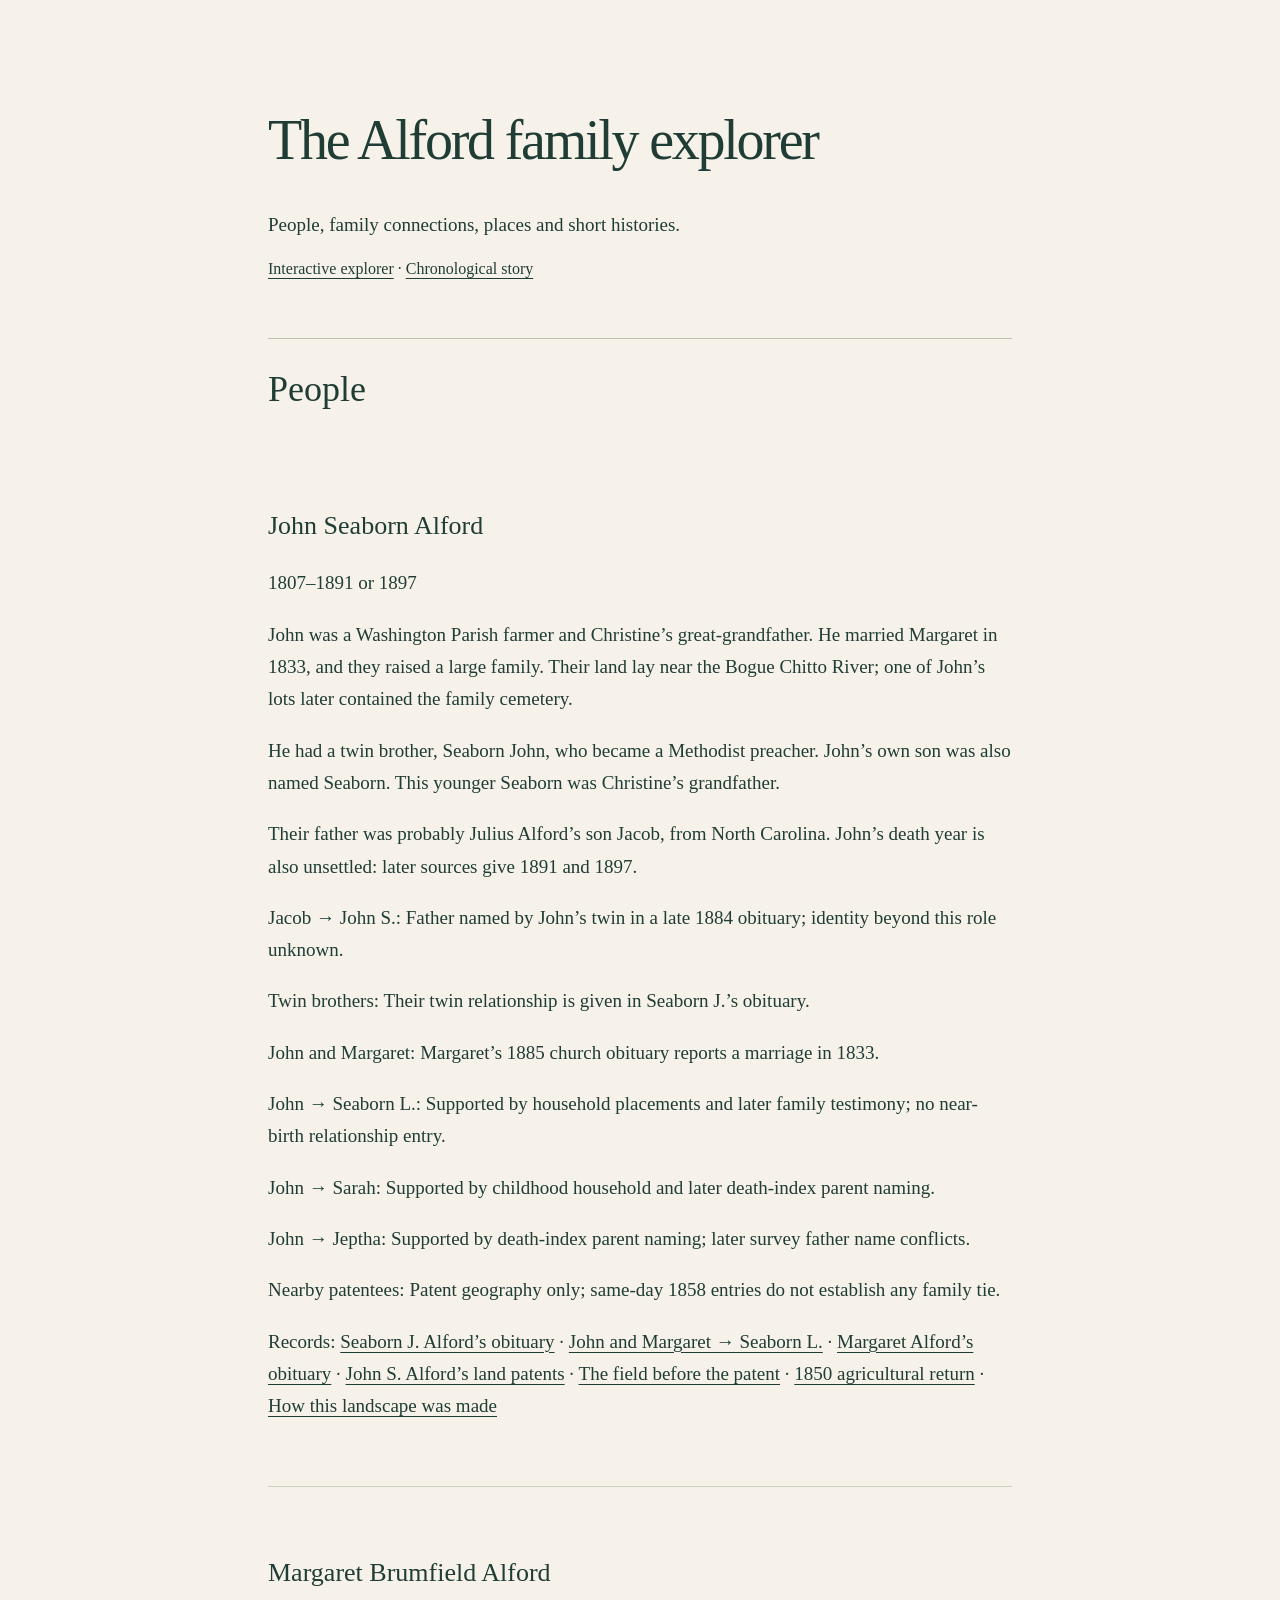
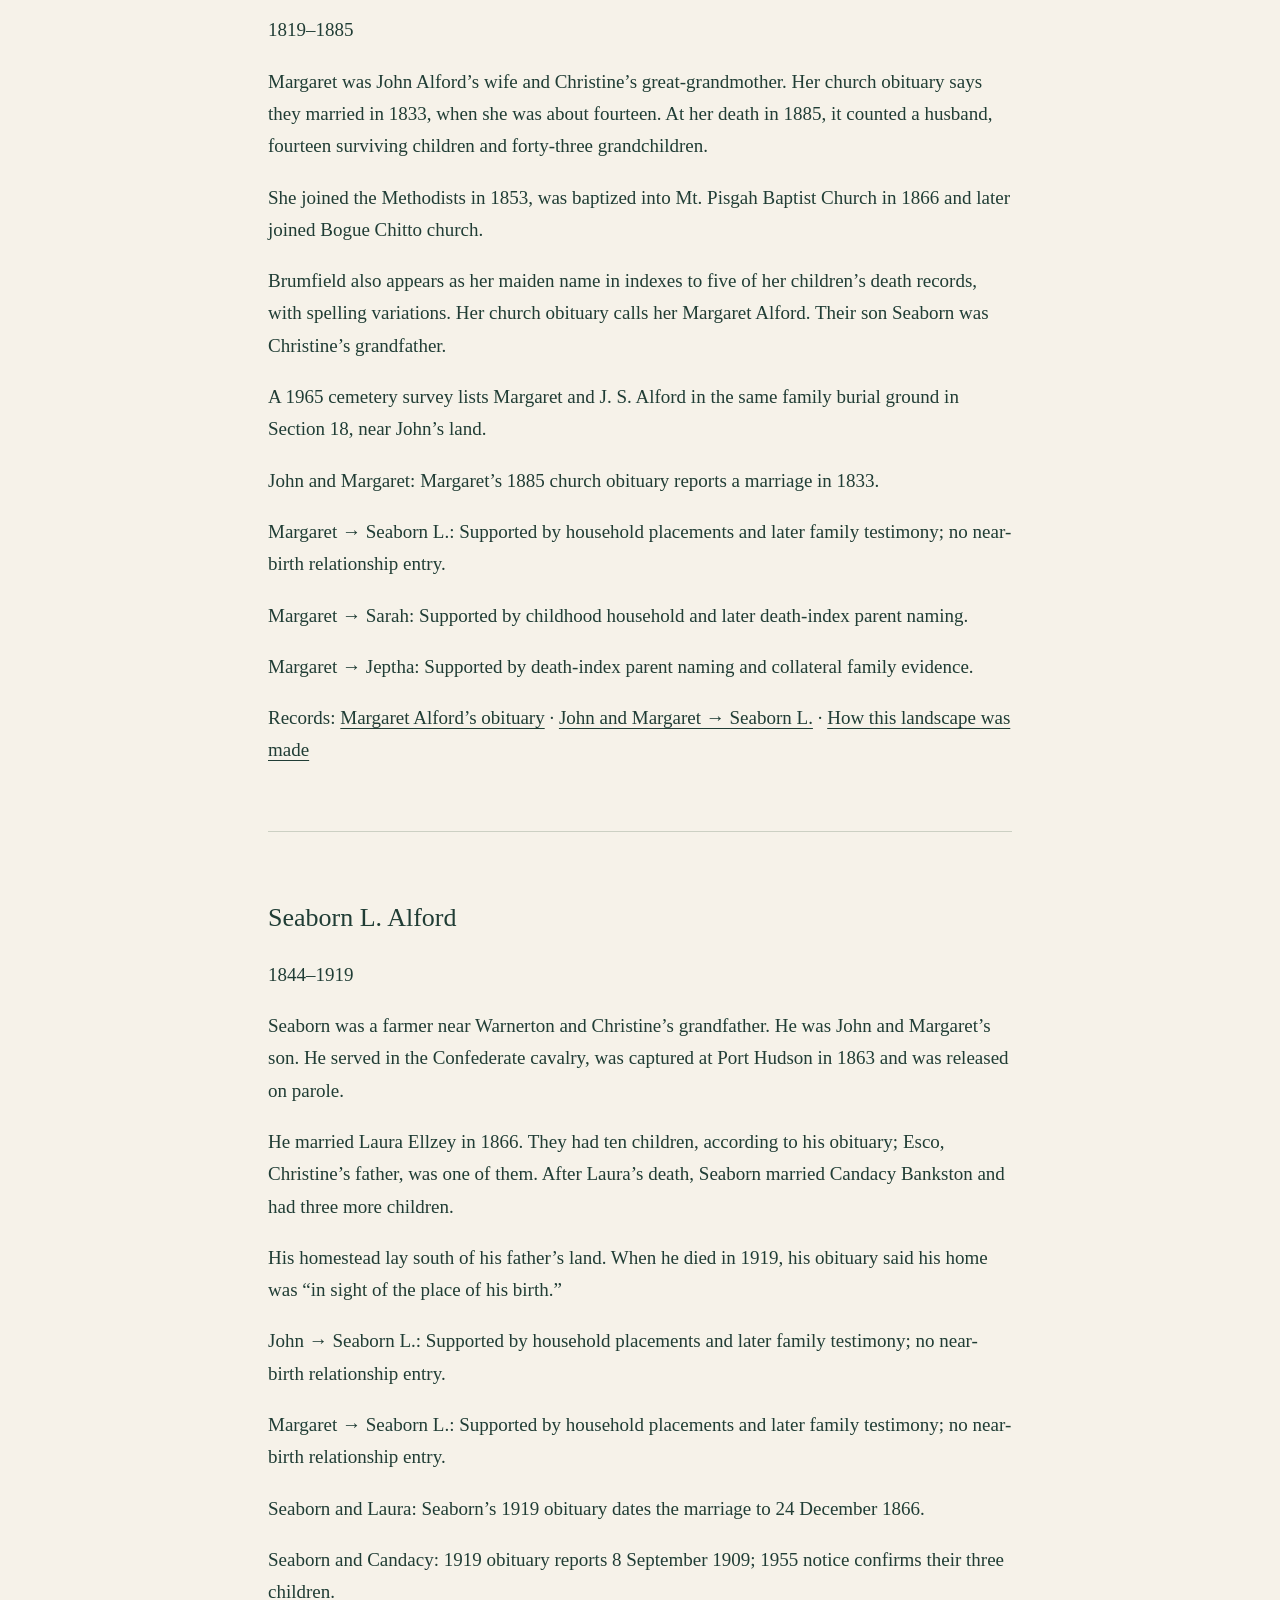
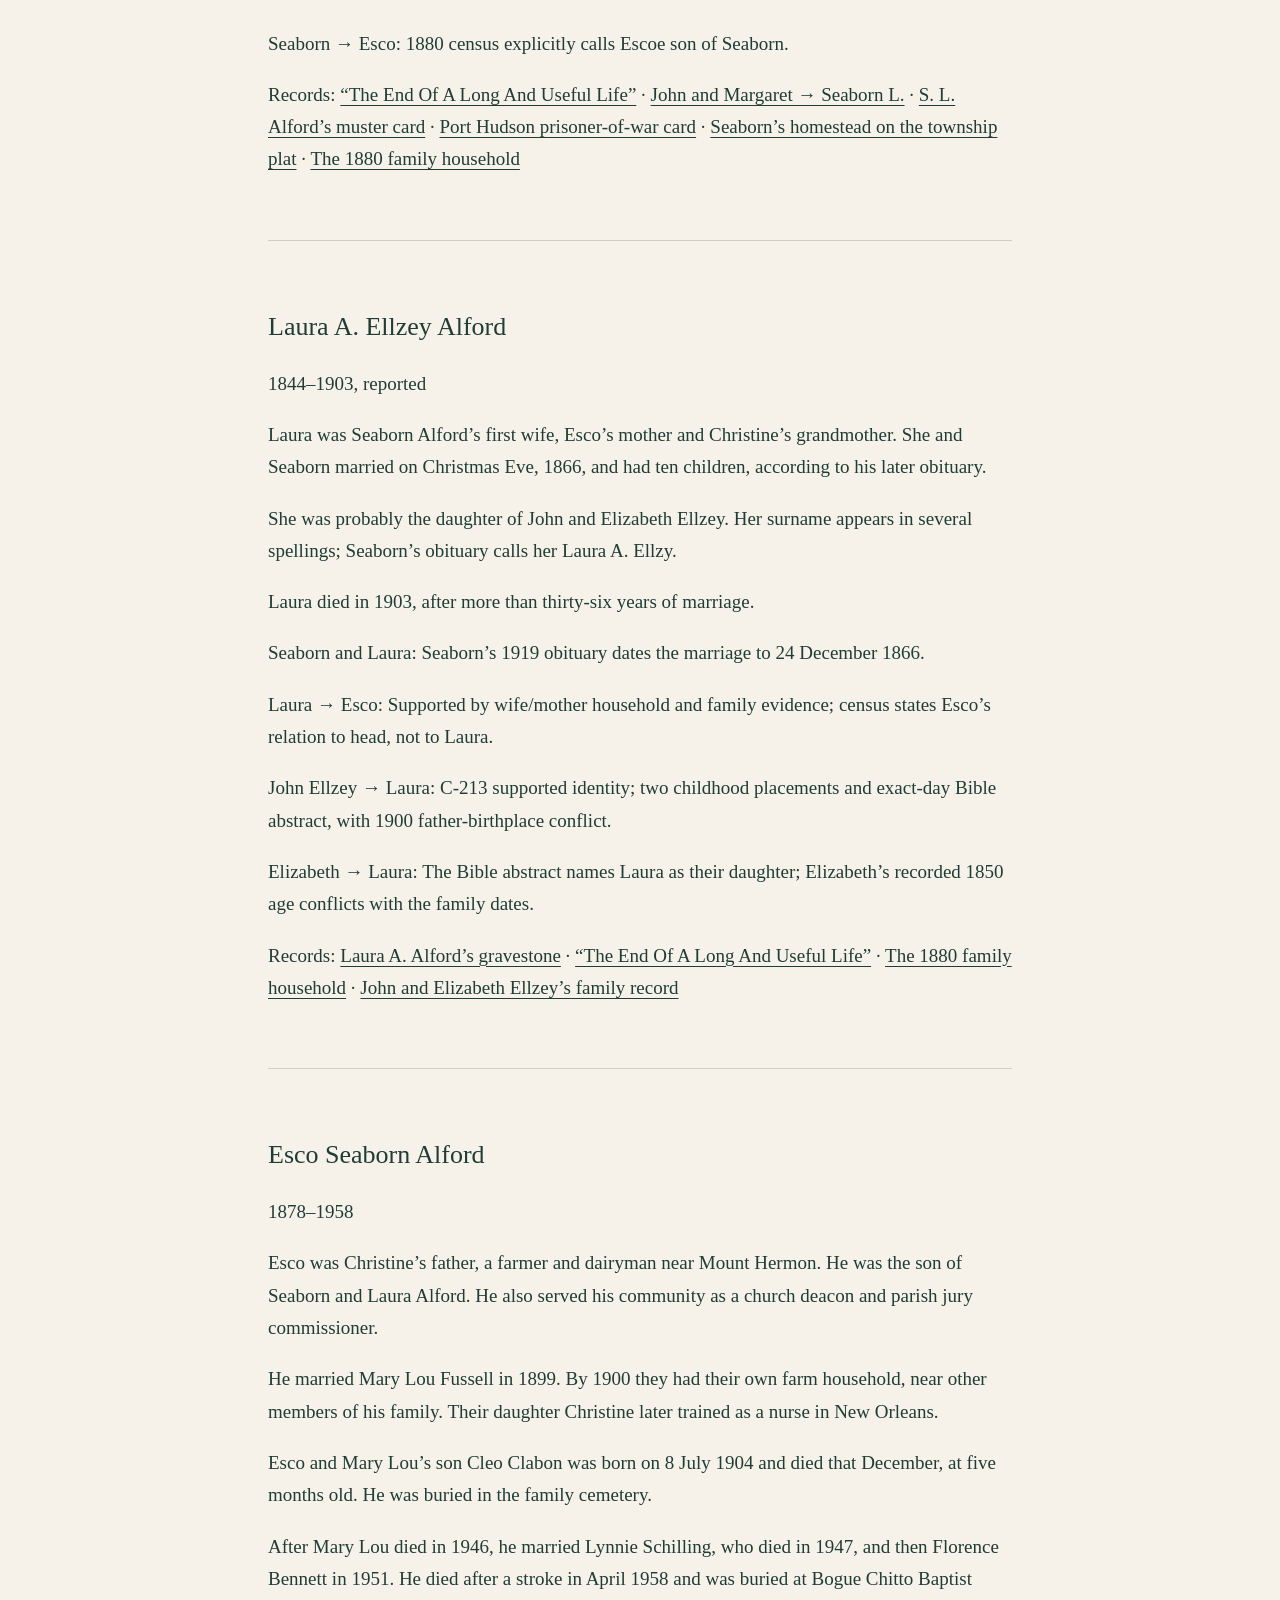
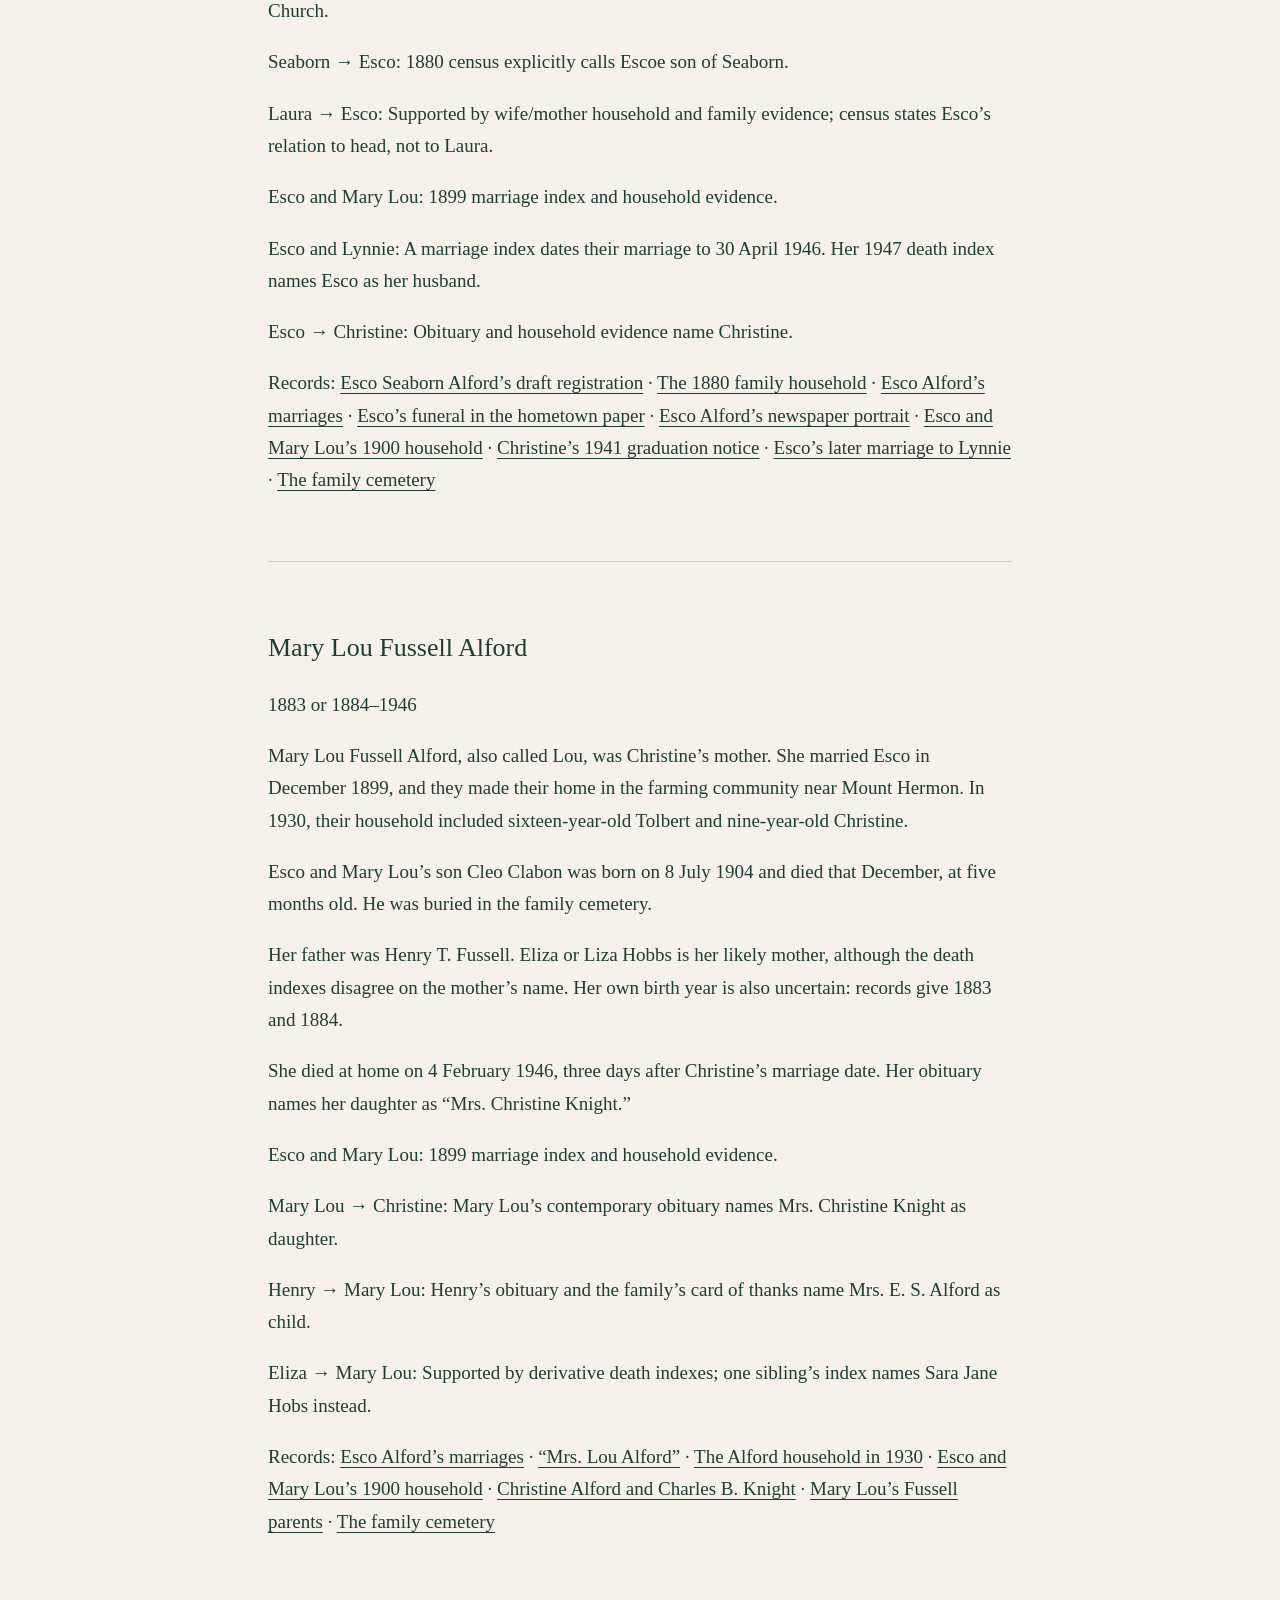
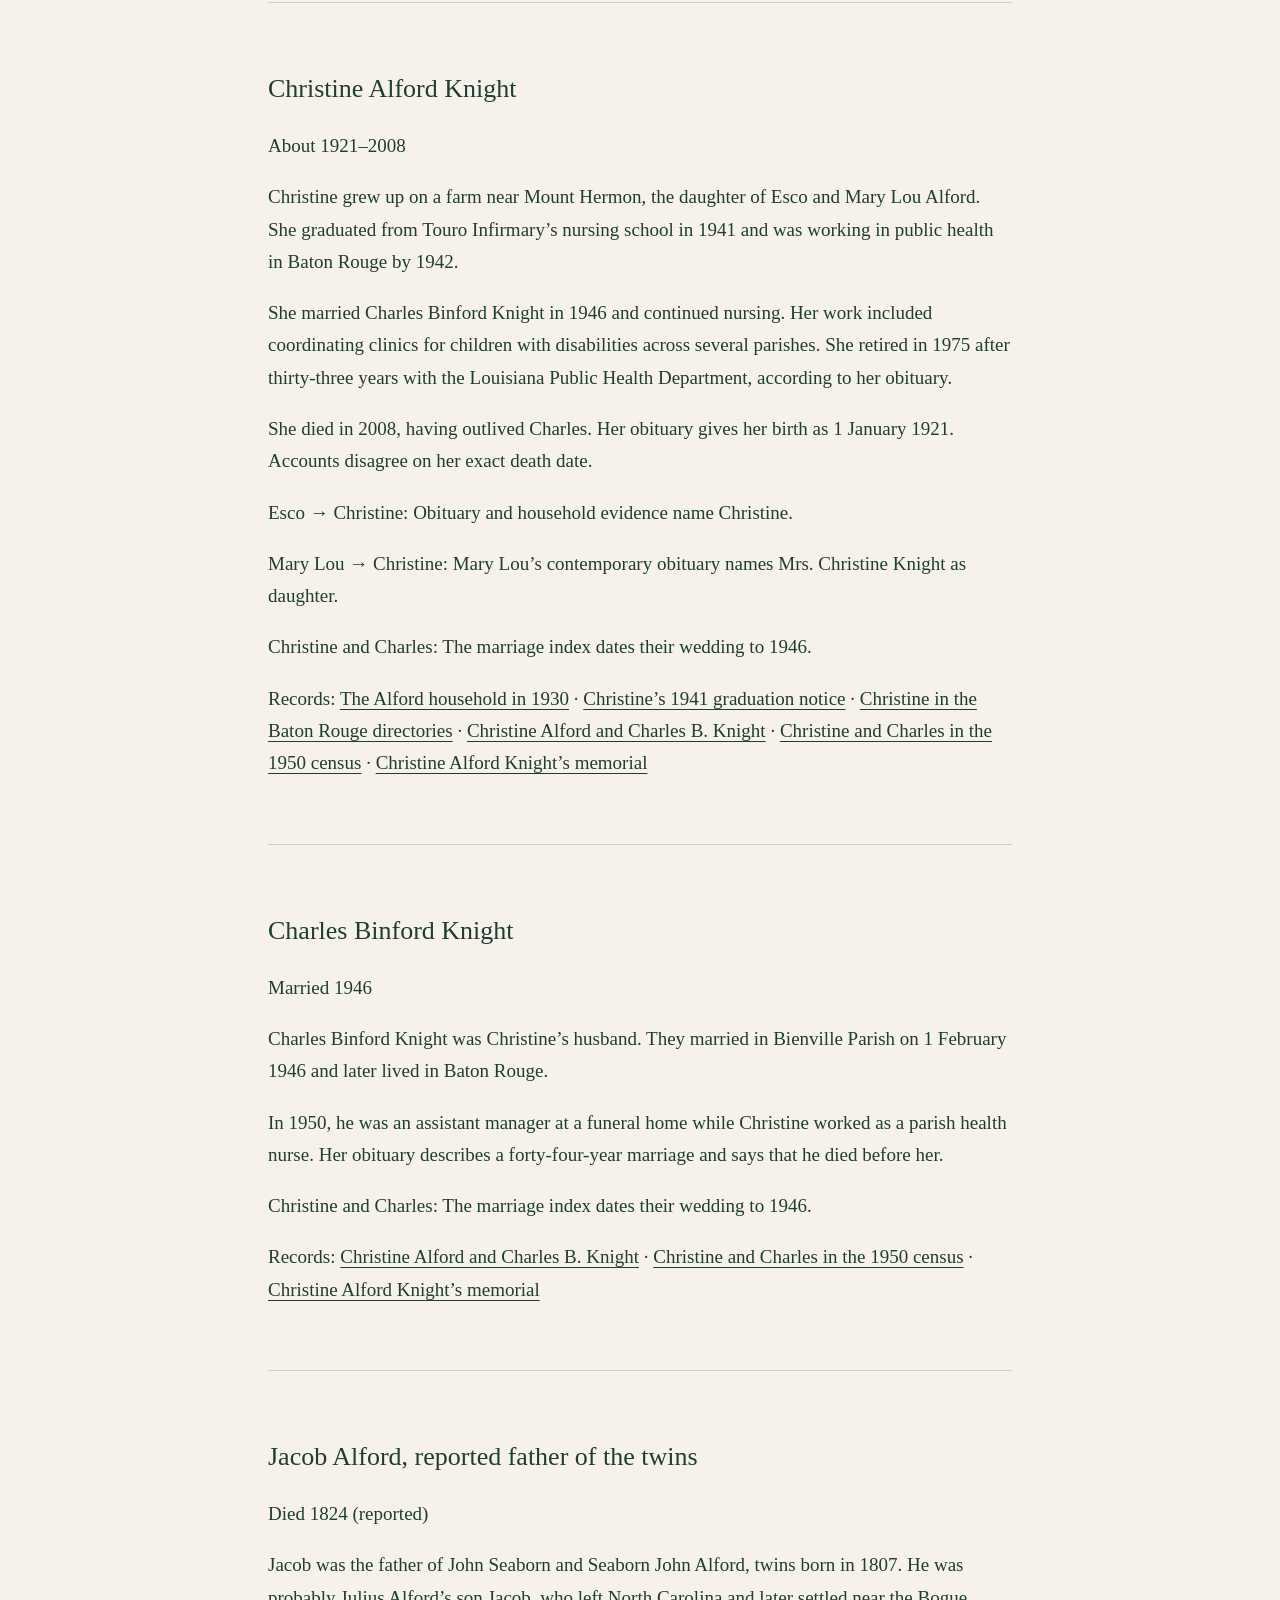
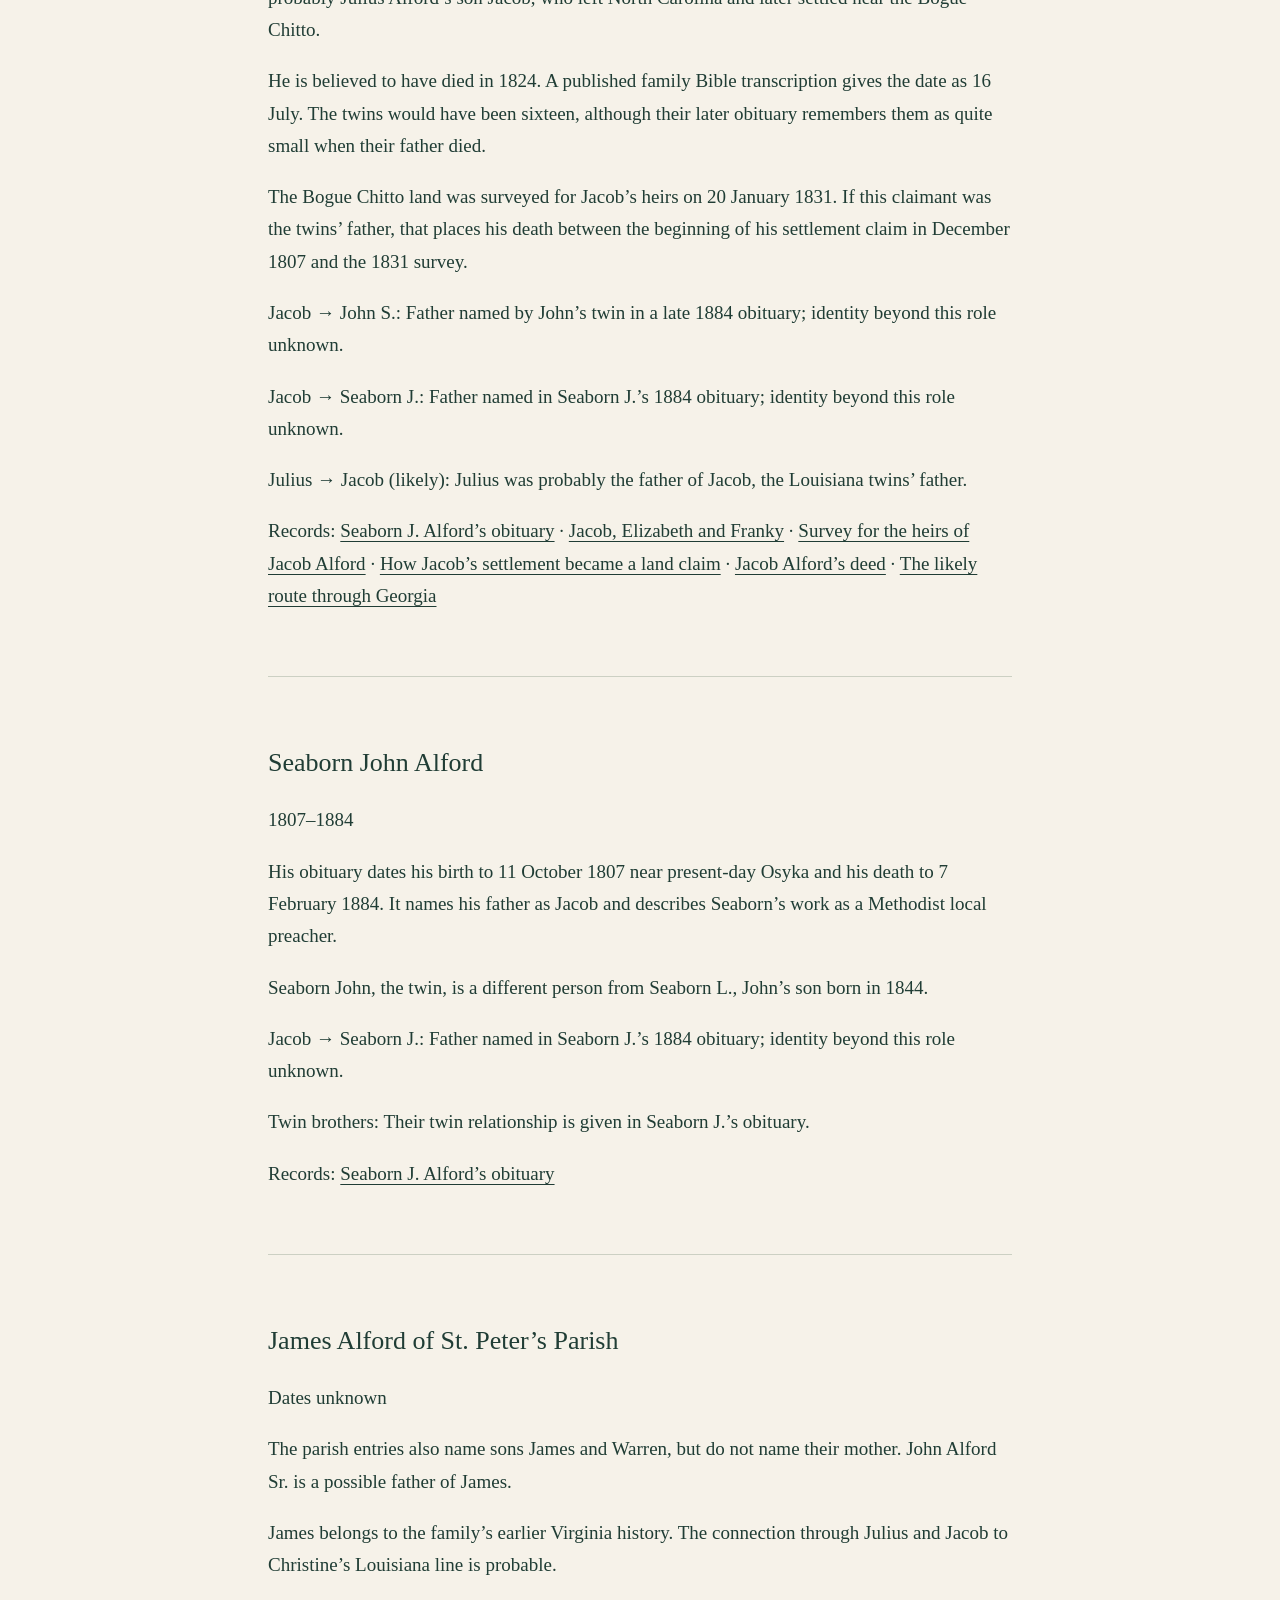
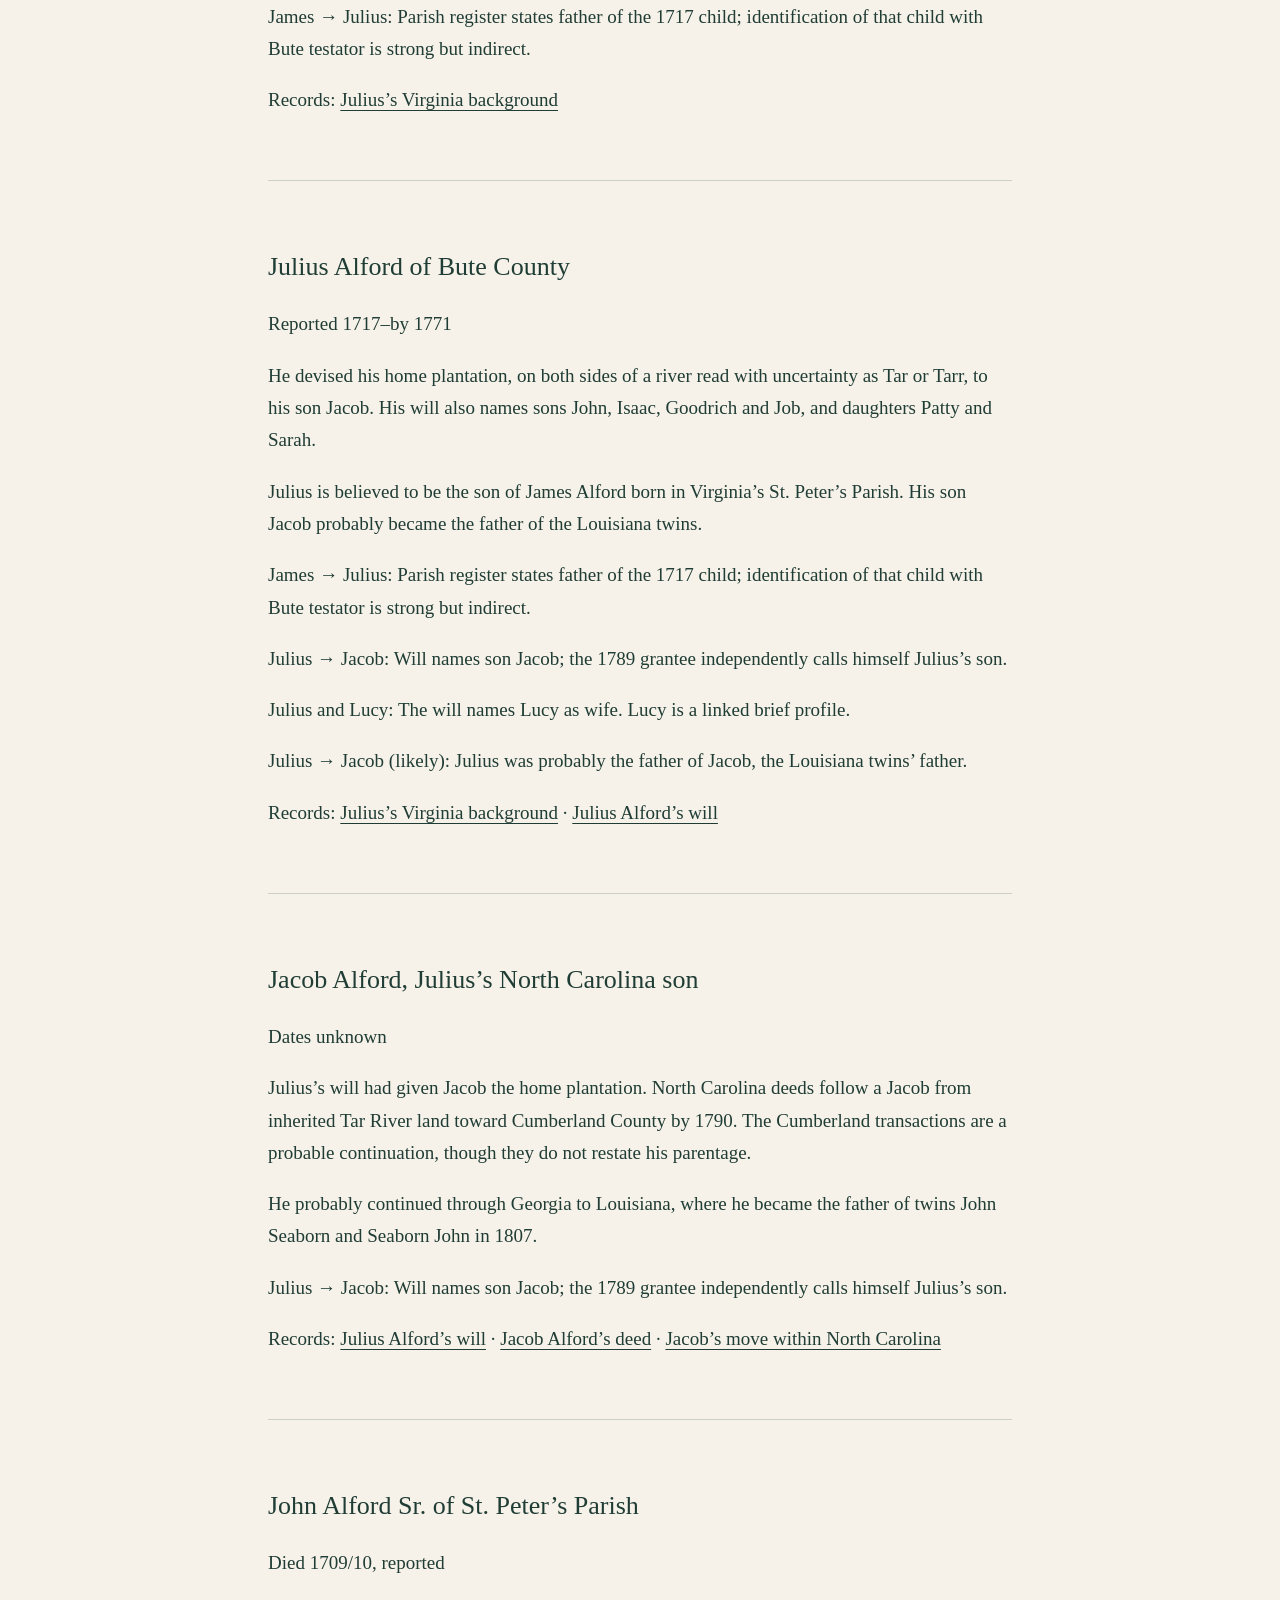
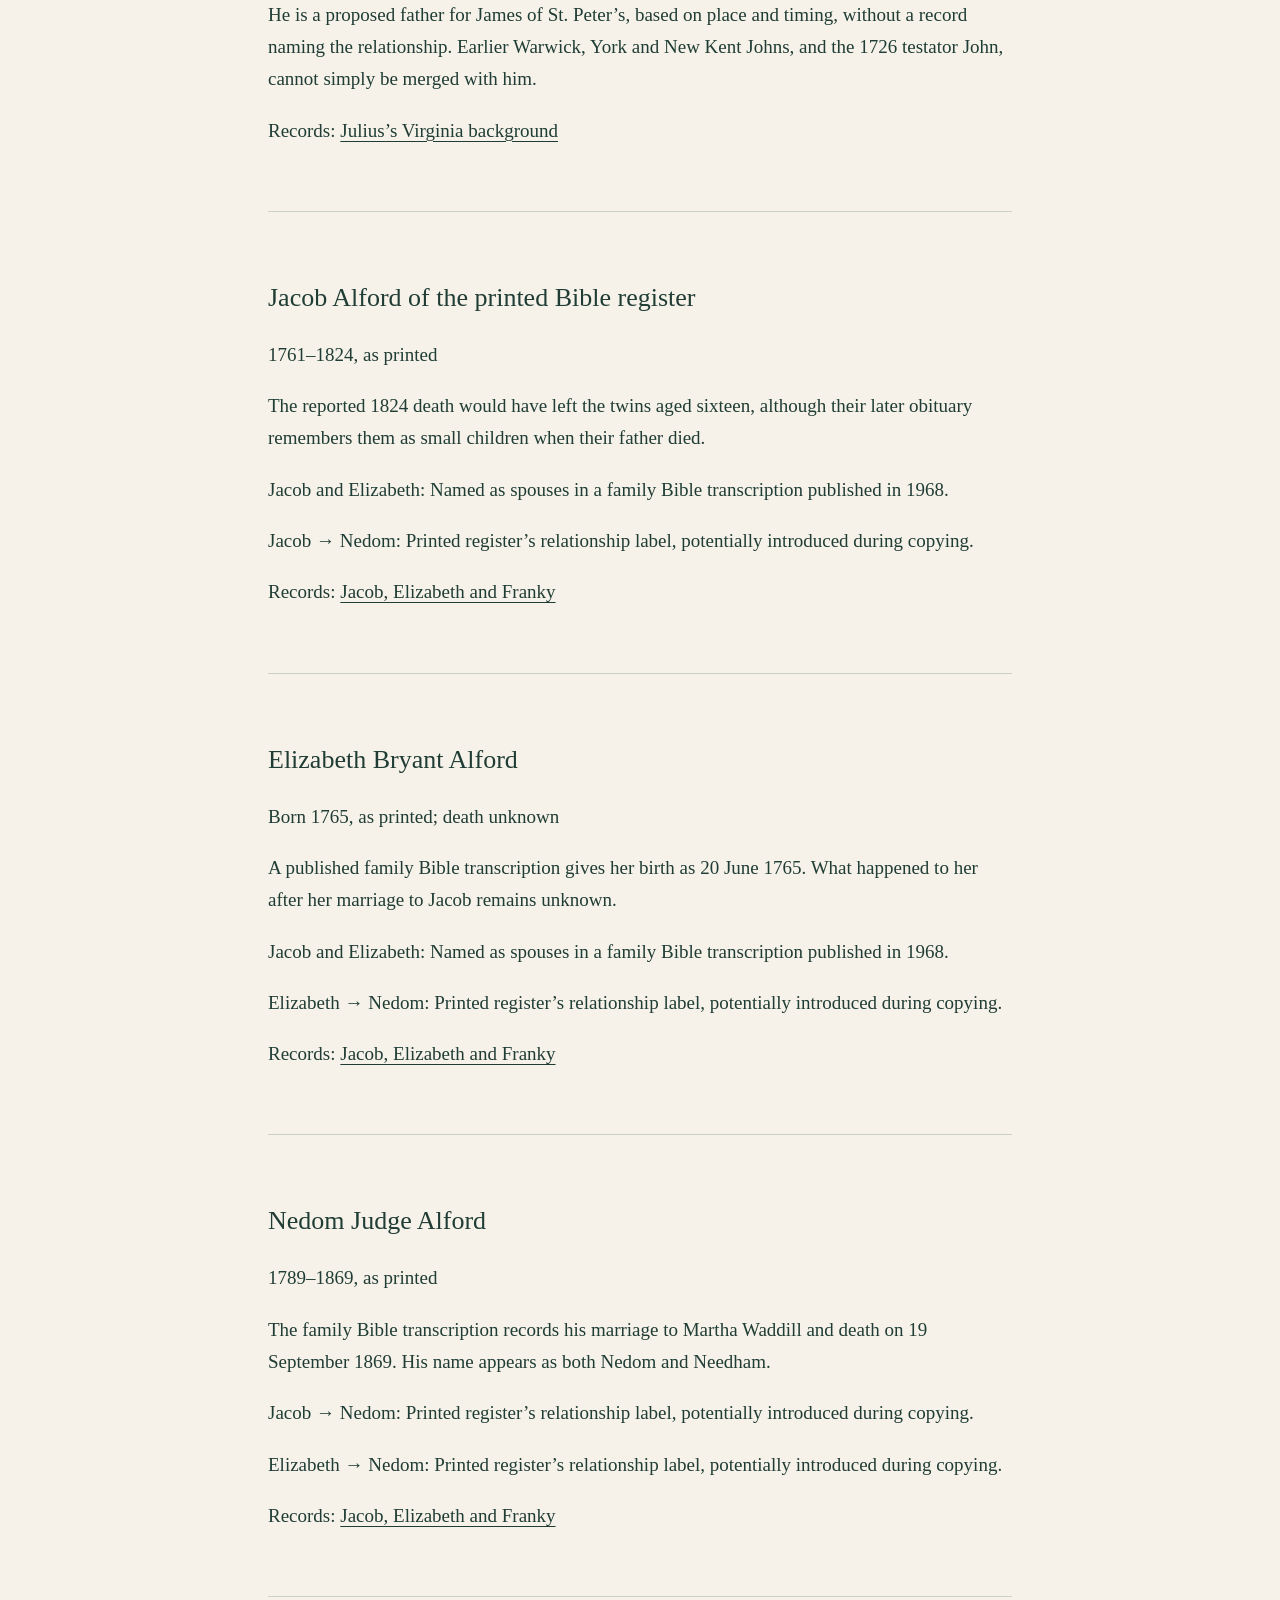
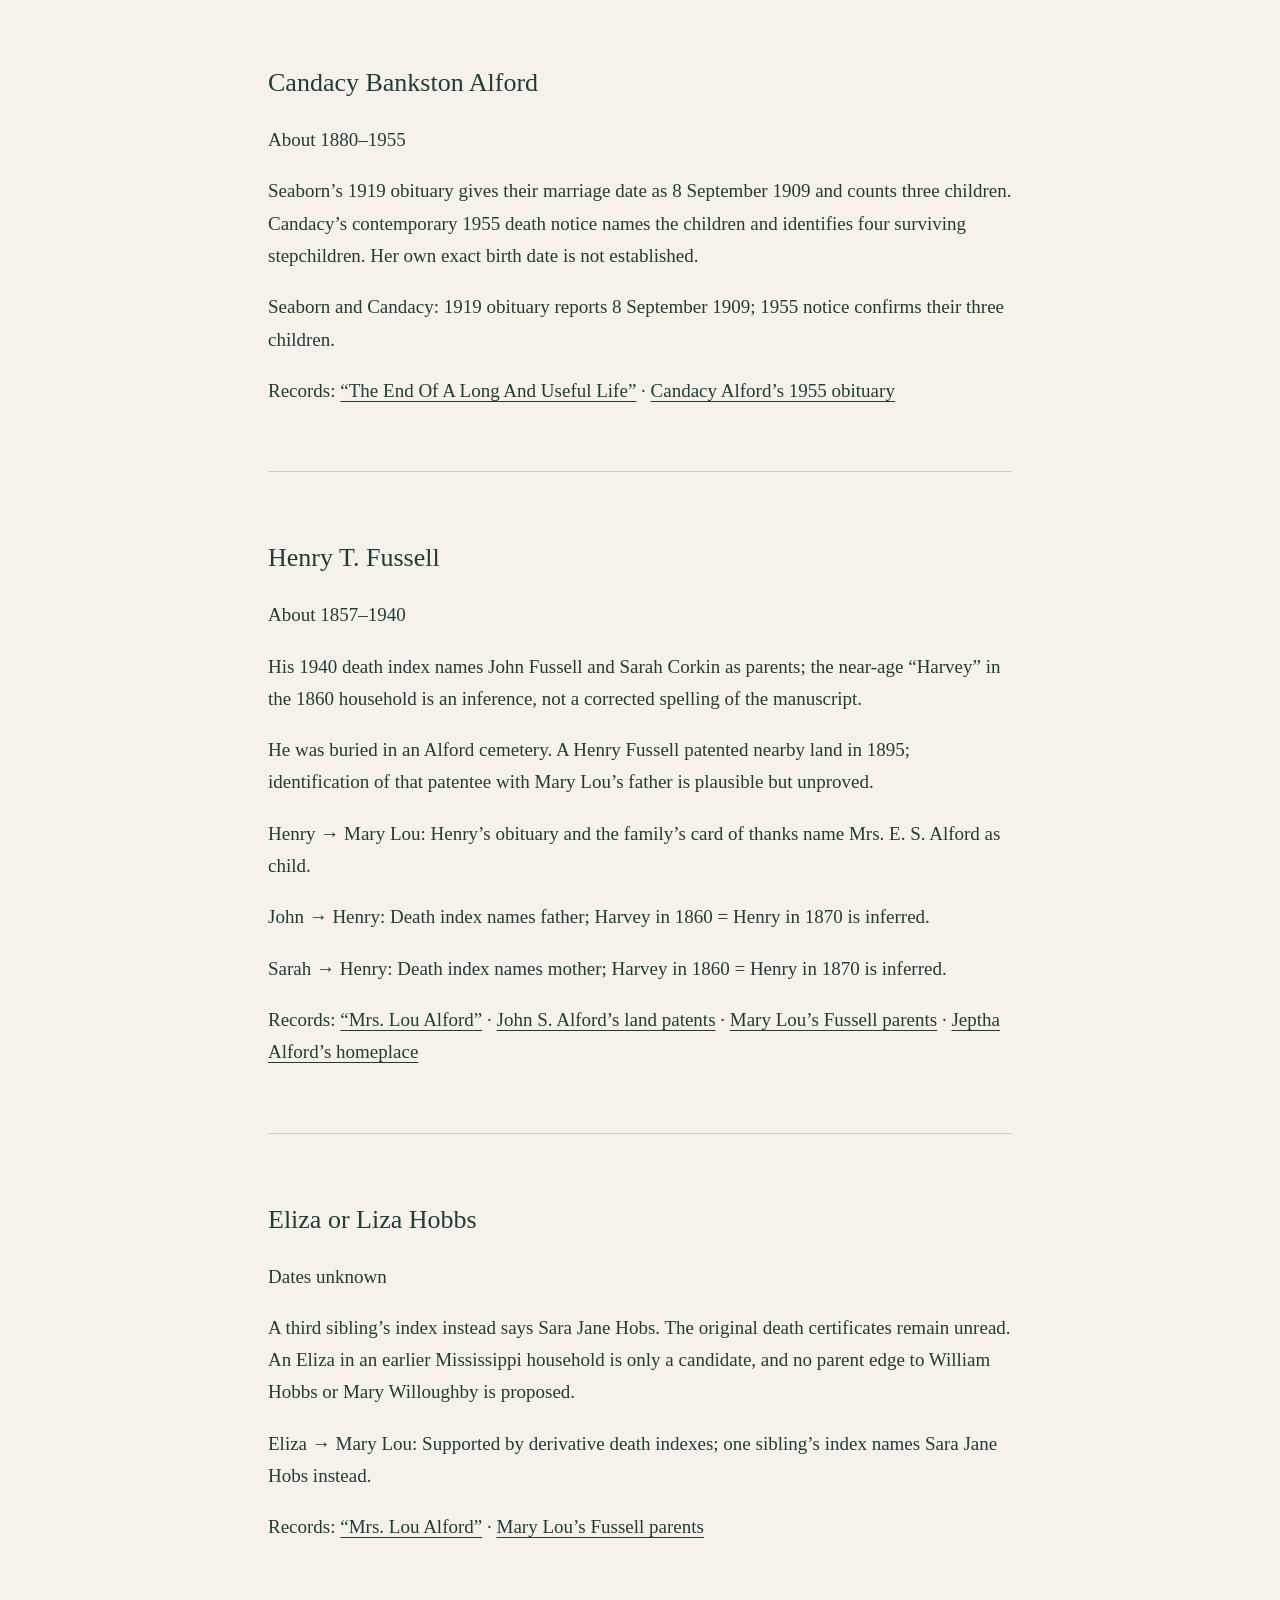
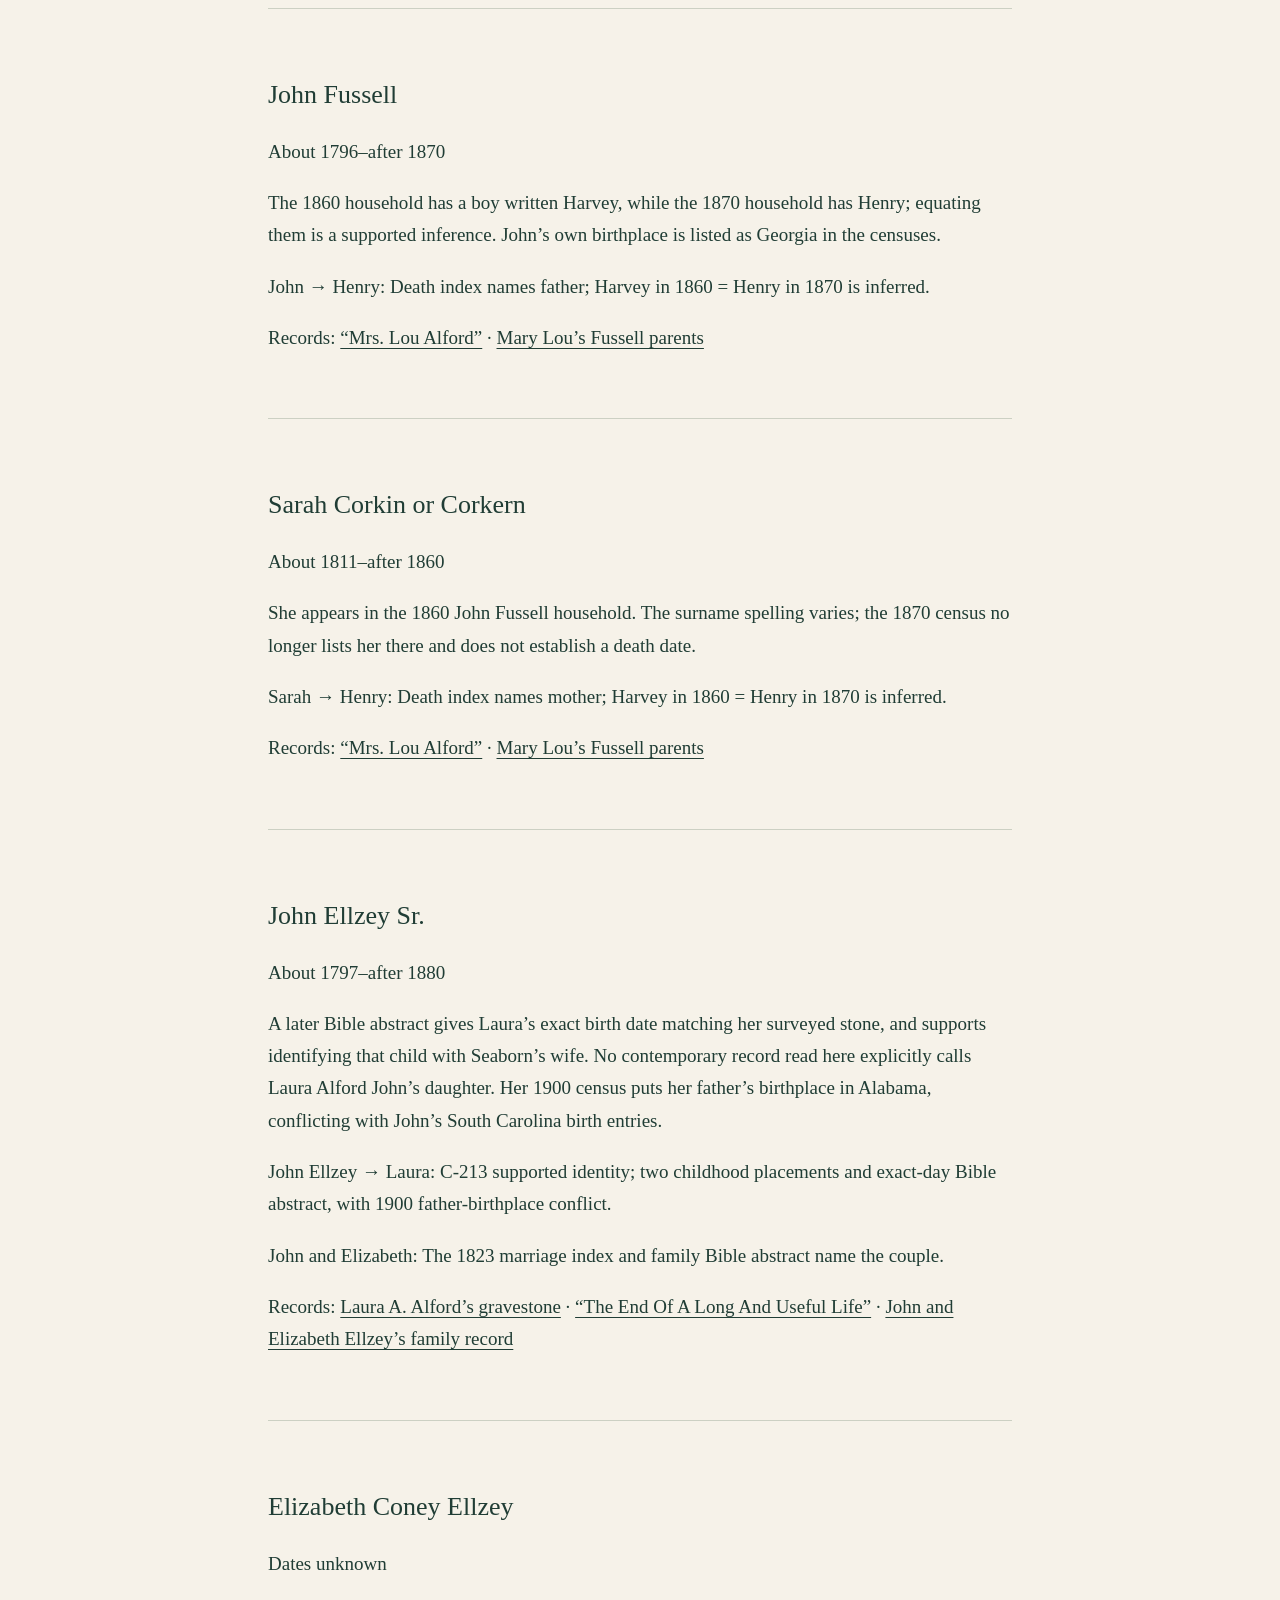
<file: explore-reading.html>
<!doctype html><html lang="en"><meta charset="utf-8"><meta name="viewport" content="width=device-width,initial-scale=1"><title>Alford family explorer · Reading edition</title><link rel="stylesheet" href="reading.css"><main><header><h1>The Alford family explorer</h1><p>People, family connections, places and short histories.</p><a href="explore.html">Interactive explorer</a> · <a href="story.html">Chronological story</a></header>
<h2>People</h2>
<article id="john"><h3>John Seaborn Alford</h3><p>1807–1891 or 1897</p><p>John was a Washington Parish farmer and Christine’s great-grandfather. He married Margaret in 1833, and they raised a large family. Their land lay near the Bogue Chitto River; one of John’s lots later contained the family cemetery.</p><p>He had a twin brother, Seaborn John, who became a Methodist preacher. John’s own son was also named Seaborn. This younger Seaborn was Christine’s grandfather.</p><p>Their father was probably Julius Alford’s son Jacob, from North Carolina. John’s death year is also unsettled: later sources give 1891 and 1897.</p>
<p>Jacob → John S.: Father named by John’s twin in a late 1884 obituary; identity beyond this role unknown.</p>
<p>Twin brothers: Their twin relationship is given in Seaborn J.’s obituary.</p>
<p>John and Margaret: Margaret’s 1885 church obituary reports a marriage in 1833.</p>
<p>John → Seaborn L.: Supported by household placements and later family testimony; no near-birth relationship entry.</p>
<p>John → Sarah: Supported by childhood household and later death-index parent naming.</p>
<p>John → Jeptha: Supported by death-index parent naming; later survey father name conflicts.</p>
<p>Nearby patentees: Patent geography only; same-day 1858 entries do not establish any family tie.</p>
<p>Records: <a href="story.html#record-twin">Seaborn J. Alford’s obituary</a> · <a href="story.html#record-parentage">John and Margaret → Seaborn L.</a> · <a href="story.html#record-margaret">Margaret Alford’s obituary</a> · <a href="story.html#record-patents">John S. Alford’s land patents</a> · <a href="story.html#record-field">The field before the patent</a> · <a href="story.html#record-farm">1850 agricultural return</a> · <a href="story.html#record-landscape">How this landscape was made</a></p></article>
<article id="margaret"><h3>Margaret Brumfield Alford</h3><p>1819–1885</p><p>Margaret was John Alford’s wife and Christine’s great-grandmother. Her church obituary says they married in 1833, when she was about fourteen. At her death in 1885, it counted a husband, fourteen surviving children and forty-three grandchildren.</p><p>She joined the Methodists in 1853, was baptized into Mt. Pisgah Baptist Church in 1866 and later joined Bogue Chitto church.</p><p>Brumfield also appears as her maiden name in indexes to five of her children’s death records, with spelling variations. Her church obituary calls her Margaret Alford. Their son Seaborn was Christine’s grandfather.</p><p>A 1965 cemetery survey lists Margaret and J. S. Alford in the same family burial ground in Section 18, near John’s land.</p>
<p>John and Margaret: Margaret’s 1885 church obituary reports a marriage in 1833.</p>
<p>Margaret → Seaborn L.: Supported by household placements and later family testimony; no near-birth relationship entry.</p>
<p>Margaret → Sarah: Supported by childhood household and later death-index parent naming.</p>
<p>Margaret → Jeptha: Supported by death-index parent naming and collateral family evidence.</p>
<p>Records: <a href="story.html#record-margaret">Margaret Alford’s obituary</a> · <a href="story.html#record-parentage">John and Margaret → Seaborn L.</a> · <a href="story.html#record-landscape">How this landscape was made</a></p></article>
<article id="seaborn"><h3>Seaborn L. Alford</h3><p>1844–1919</p><p>Seaborn was a farmer near Warnerton and Christine’s grandfather. He was John and Margaret’s son. He served in the Confederate cavalry, was captured at Port Hudson in 1863 and was released on parole.</p><p>He married Laura Ellzey in 1866. They had ten children, according to his obituary; Esco, Christine’s father, was one of them. After Laura’s death, Seaborn married Candacy Bankston and had three more children.</p><p>His homestead lay south of his father’s land. When he died in 1919, his obituary said his home was “in sight of the place of his birth.”</p>
<p>John → Seaborn L.: Supported by household placements and later family testimony; no near-birth relationship entry.</p>
<p>Margaret → Seaborn L.: Supported by household placements and later family testimony; no near-birth relationship entry.</p>
<p>Seaborn and Laura: Seaborn’s 1919 obituary dates the marriage to 24 December 1866.</p>
<p>Seaborn and Candacy: 1919 obituary reports 8 September 1909; 1955 notice confirms their three children.</p>
<p>Seaborn → Esco: 1880 census explicitly calls Escoe son of Seaborn.</p>
<p>Records: <a href="story.html#record-seabornObit">“The End Of A Long And Useful Life”</a> · <a href="story.html#record-parentage">John and Margaret → Seaborn L.</a> · <a href="story.html#record-muster">S. L. Alford’s muster card</a> · <a href="story.html#record-parole">Port Hudson prisoner-of-war card</a> · <a href="story.html#record-homestead">Seaborn’s homestead on the township plat</a> · <a href="story.html#record-escoParentage">The 1880 family household</a></p></article>
<article id="laura"><h3>Laura A. Ellzey Alford</h3><p>1844–1903, reported</p><p>Laura was Seaborn Alford’s first wife, Esco’s mother and Christine’s grandmother. She and Seaborn married on Christmas Eve, 1866, and had ten children, according to his later obituary.</p><p>She was probably the daughter of John and Elizabeth Ellzey. Her surname appears in several spellings; Seaborn’s obituary calls her Laura A. Ellzy.</p><p>Laura died in 1903, after more than thirty-six years of marriage.</p>
<p>Seaborn and Laura: Seaborn’s 1919 obituary dates the marriage to 24 December 1866.</p>
<p>Laura → Esco: Supported by wife/mother household and family evidence; census states Esco’s relation to head, not to Laura.</p>
<p>John Ellzey → Laura: C-213 supported identity; two childhood placements and exact-day Bible abstract, with 1900 father-birthplace conflict.</p>
<p>Elizabeth → Laura: The Bible abstract names Laura as their daughter; Elizabeth’s recorded 1850 age conflicts with the family dates.</p>
<p>Records: <a href="story.html#record-laura">Laura A. Alford’s gravestone</a> · <a href="story.html#record-seabornObit">“The End Of A Long And Useful Life”</a> · <a href="story.html#record-escoParentage">The 1880 family household</a> · <a href="story.html#record-ellzeyBible">John and Elizabeth Ellzey’s family record</a></p></article>
<article id="esco"><h3>Esco Seaborn Alford</h3><p>1878–1958</p><p>Esco was Christine’s father, a farmer and dairyman near Mount Hermon. He was the son of Seaborn and Laura Alford. He also served his community as a church deacon and parish jury commissioner.</p><p>He married Mary Lou Fussell in 1899. By 1900 they had their own farm household, near other members of his family. Their daughter Christine later trained as a nurse in New Orleans.</p><p>Esco and Mary Lou’s son Cleo Clabon was born on 8 July 1904 and died that December, at five months old. He was buried in the family cemetery.</p><p>After Mary Lou died in 1946, he married Lynnie Schilling, who died in 1947, and then Florence Bennett in 1951. He died after a stroke in April 1958 and was buried at Bogue Chitto Baptist Church.</p>
<p>Seaborn → Esco: 1880 census explicitly calls Escoe son of Seaborn.</p>
<p>Laura → Esco: Supported by wife/mother household and family evidence; census states Esco’s relation to head, not to Laura.</p>
<p>Esco and Mary Lou: 1899 marriage index and household evidence.</p>
<p>Esco and Lynnie: A marriage index dates their marriage to 30 April 1946. Her 1947 death index names Esco as her husband.</p>
<p>Esco → Christine: Obituary and household evidence name Christine.</p>
<p>Records: <a href="story.html#record-escoDraft">Esco Seaborn Alford’s draft registration</a> · <a href="story.html#record-escoParentage">The 1880 family household</a> · <a href="story.html#record-escoMarriage">Esco Alford’s marriages</a> · <a href="story.html#record-escoObit">Esco’s funeral in the hometown paper</a> · <a href="story.html#record-escoPortrait">Esco Alford’s newspaper portrait</a> · <a href="story.html#record-census1900">Esco and Mary Lou’s 1900 household</a> · <a href="story.html#record-nursing">Christine’s 1941 graduation notice</a> · <a href="story.html#record-lynnieMarriage">Esco’s later marriage to Lynnie</a> · <a href="story.html#record-familyCemetery">The family cemetery</a></p></article>
<article id="mary-lou"><h3>Mary Lou Fussell Alford</h3><p>1883 or 1884–1946</p><p>Mary Lou Fussell Alford, also called Lou, was Christine’s mother. She married Esco in December 1899, and they made their home in the farming community near Mount Hermon. In 1930, their household included sixteen-year-old Tolbert and nine-year-old Christine.</p><p>Esco and Mary Lou’s son Cleo Clabon was born on 8 July 1904 and died that December, at five months old. He was buried in the family cemetery.</p><p>Her father was Henry T. Fussell. Eliza or Liza Hobbs is her likely mother, although the death indexes disagree on the mother’s name. Her own birth year is also uncertain: records give 1883 and 1884.</p><p>She died at home on 4 February 1946, three days after Christine’s marriage date. Her obituary names her daughter as “Mrs. Christine Knight.”</p>
<p>Esco and Mary Lou: 1899 marriage index and household evidence.</p>
<p>Mary Lou → Christine: Mary Lou’s contemporary obituary names Mrs. Christine Knight as daughter.</p>
<p>Henry → Mary Lou: Henry’s obituary and the family’s card of thanks name Mrs. E. S. Alford as child.</p>
<p>Eliza → Mary Lou: Supported by derivative death indexes; one sibling’s index names Sara Jane Hobs instead.</p>
<p>Records: <a href="story.html#record-escoMarriage">Esco Alford’s marriages</a> · <a href="story.html#record-maryObit">“Mrs. Lou Alford”</a> · <a href="story.html#record-census1930">The Alford household in 1930</a> · <a href="story.html#record-census1900">Esco and Mary Lou’s 1900 household</a> · <a href="story.html#record-marriage">Christine Alford and Charles B. Knight</a> · <a href="story.html#record-fussellFamily">Mary Lou’s Fussell parents</a> · <a href="story.html#record-familyCemetery">The family cemetery</a></p></article>
<article id="christine"><h3>Christine Alford Knight</h3><p>About 1921–2008</p><p>Christine grew up on a farm near Mount Hermon, the daughter of Esco and Mary Lou Alford. She graduated from Touro Infirmary’s nursing school in 1941 and was working in public health in Baton Rouge by 1942.</p><p>She married Charles Binford Knight in 1946 and continued nursing. Her work included coordinating clinics for children with disabilities across several parishes. She retired in 1975 after thirty-three years with the Louisiana Public Health Department, according to her obituary.</p><p>She died in 2008, having outlived Charles. Her obituary gives her birth as 1 January 1921. Accounts disagree on her exact death date.</p>
<p>Esco → Christine: Obituary and household evidence name Christine.</p>
<p>Mary Lou → Christine: Mary Lou’s contemporary obituary names Mrs. Christine Knight as daughter.</p>
<p>Christine and Charles: The marriage index dates their wedding to 1946.</p>
<p>Records: <a href="story.html#record-census1930">The Alford household in 1930</a> · <a href="story.html#record-nursing">Christine’s 1941 graduation notice</a> · <a href="story.html#record-directory">Christine in the Baton Rouge directories</a> · <a href="story.html#record-marriage">Christine Alford and Charles B. Knight</a> · <a href="story.html#record-census1950">Christine and Charles in the 1950 census</a> · <a href="story.html#record-memorial">Christine Alford Knight’s memorial</a></p></article>
<article id="charles"><h3>Charles Binford Knight</h3><p>Married 1946</p><p>Charles Binford Knight was Christine’s husband. They married in Bienville Parish on 1 February 1946 and later lived in Baton Rouge.</p><p>In 1950, he was an assistant manager at a funeral home while Christine worked as a parish health nurse. Her obituary describes a forty-four-year marriage and says that he died before her.</p>
<p>Christine and Charles: The marriage index dates their wedding to 1946.</p>
<p>Records: <a href="story.html#record-marriage">Christine Alford and Charles B. Knight</a> · <a href="story.html#record-census1950">Christine and Charles in the 1950 census</a> · <a href="story.html#record-memorial">Christine Alford Knight’s memorial</a></p></article>
<article id="jacob-twins-father"><h3>Jacob Alford, reported father of the twins</h3><p>Died 1824 (reported)</p><p>Jacob was the father of John Seaborn and Seaborn John Alford, twins born in 1807. He was probably Julius Alford’s son Jacob, who left North Carolina and later settled near the Bogue Chitto.</p><p>He is believed to have died in 1824. A published family Bible transcription gives the date as 16 July. The twins would have been sixteen, although their later obituary remembers them as quite small when their father died.</p><p>The Bogue Chitto land was surveyed for Jacob’s heirs on 20 January 1831. If this claimant was the twins’ father, that places his death between the beginning of his settlement claim in December 1807 and the 1831 survey.</p>
<p>Jacob → John S.: Father named by John’s twin in a late 1884 obituary; identity beyond this role unknown.</p>
<p>Jacob → Seaborn J.: Father named in Seaborn J.’s 1884 obituary; identity beyond this role unknown.</p>
<p>Julius → Jacob (likely): Julius was probably the father of Jacob, the Louisiana twins’ father.</p>
<p>Records: <a href="story.html#record-twin">Seaborn J. Alford’s obituary</a> · <a href="story.html#record-jacobFamily">Jacob, Elizabeth and Franky</a> · <a href="story.html#record-survey">Survey for the heirs of Jacob Alford</a> · <a href="story.html#record-settlement">How Jacob’s settlement became a land claim</a> · <a href="story.html#record-deed">Jacob Alford’s deed</a> · <a href="story.html#record-georgia">The likely route through Georgia</a></p></article>
<article id="seaborn-j-twin"><h3>Seaborn John Alford</h3><p>1807–1884</p><p>His obituary dates his birth to 11 October 1807 near present-day Osyka and his death to 7 February 1884. It names his father as Jacob and describes Seaborn’s work as a Methodist local preacher.</p><p>Seaborn John, the twin, is a different person from Seaborn L., John’s son born in 1844.</p>
<p>Jacob → Seaborn J.: Father named in Seaborn J.’s 1884 obituary; identity beyond this role unknown.</p>
<p>Twin brothers: Their twin relationship is given in Seaborn J.’s obituary.</p>
<p>Records: <a href="story.html#record-twin">Seaborn J. Alford’s obituary</a></p></article>
<article id="james-st-peters"><h3>James Alford of St. Peter’s Parish</h3><p>Dates unknown</p><p>The parish entries also name sons James and Warren, but do not name their mother. John Alford Sr. is a possible father of James.</p><p>James belongs to the family’s earlier Virginia history. The connection through Julius and Jacob to Christine’s Louisiana line is probable.</p>
<p>James → Julius: Parish register states father of the 1717 child; identification of that child with Bute testator is strong but indirect.</p>
<p>Records: <a href="story.html#record-juliusBackground">Julius’s Virginia background</a></p></article>
<article id="julius-bute"><h3>Julius Alford of Bute County</h3><p>Reported 1717–by 1771</p><p>He devised his home plantation, on both sides of a river read with uncertainty as Tar or Tarr, to his son Jacob. His will also names sons John, Isaac, Goodrich and Job, and daughters Patty and Sarah.</p><p>Julius is believed to be the son of James Alford born in Virginia’s St. Peter’s Parish. His son Jacob probably became the father of the Louisiana twins.</p>
<p>James → Julius: Parish register states father of the 1717 child; identification of that child with Bute testator is strong but indirect.</p>
<p>Julius → Jacob: Will names son Jacob; the 1789 grantee independently calls himself Julius’s son.</p>
<p>Julius and Lucy: The will names Lucy as wife. Lucy is a linked brief profile.</p>
<p>Julius → Jacob (likely): Julius was probably the father of Jacob, the Louisiana twins’ father.</p>
<p>Records: <a href="story.html#record-juliusBackground">Julius’s Virginia background</a> · <a href="story.html#record-will">Julius Alford’s will</a></p></article>
<article id="jacob-north-carolina"><h3>Jacob Alford, Julius’s North Carolina son</h3><p>Dates unknown</p><p>Julius’s will had given Jacob the home plantation. North Carolina deeds follow a Jacob from inherited Tar River land toward Cumberland County by 1790. The Cumberland transactions are a probable continuation, though they do not restate his parentage.</p><p>He probably continued through Georgia to Louisiana, where he became the father of twins John Seaborn and Seaborn John in 1807.</p>
<p>Julius → Jacob: Will names son Jacob; the 1789 grantee independently calls himself Julius’s son.</p>
<p>Records: <a href="story.html#record-will">Julius Alford’s will</a> · <a href="story.html#record-deed">Jacob Alford’s deed</a> · <a href="story.html#record-ncMove">Jacob’s move within North Carolina</a></p></article>
<article id="john-alford-senior"><h3>John Alford Sr. of St. Peter’s Parish</h3><p>Died 1709/10, reported</p><p>He is a proposed father for James of St. Peter’s, based on place and timing, without a record naming the relationship. Earlier Warwick, York and New Kent Johns, and the 1726 testator John, cannot simply be merged with him.</p>
<p>Records: <a href="story.html#record-juliusBackground">Julius’s Virginia background</a></p></article>
<article id="jacob-printed-register"><h3>Jacob Alford of the printed Bible register</h3><p>1761–1824, as printed</p><p>The reported 1824 death would have left the twins aged sixteen, although their later obituary remembers them as small children when their father died.</p>
<p>Jacob and Elizabeth: Named as spouses in a family Bible transcription published in 1968.</p>
<p>Jacob → Nedom: Printed register’s relationship label, potentially introduced during copying.</p>
<p>Records: <a href="story.html#record-jacobFamily">Jacob, Elizabeth and Franky</a></p></article>
<article id="elizabeth-bryant"><h3>Elizabeth Bryant Alford</h3><p>Born 1765, as printed; death unknown</p><p>A published family Bible transcription gives her birth as 20 June 1765. What happened to her after her marriage to Jacob remains unknown.</p>
<p>Jacob and Elizabeth: Named as spouses in a family Bible transcription published in 1968.</p>
<p>Elizabeth → Nedom: Printed register’s relationship label, potentially introduced during copying.</p>
<p>Records: <a href="story.html#record-jacobFamily">Jacob, Elizabeth and Franky</a></p></article>
<article id="nedom-judge"><h3>Nedom Judge Alford</h3><p>1789–1869, as printed</p><p>The family Bible transcription records his marriage to Martha Waddill and death on 19 September 1869. His name appears as both Nedom and Needham.</p>
<p>Jacob → Nedom: Printed register’s relationship label, potentially introduced during copying.</p>
<p>Elizabeth → Nedom: Printed register’s relationship label, potentially introduced during copying.</p>
<p>Records: <a href="story.html#record-jacobFamily">Jacob, Elizabeth and Franky</a></p></article>
<article id="candacy-bankston"><h3>Candacy Bankston Alford</h3><p>About 1880–1955</p><p>Seaborn’s 1919 obituary gives their marriage date as 8 September 1909 and counts three children. Candacy’s contemporary 1955 death notice names the children and identifies four surviving stepchildren. Her own exact birth date is not established.</p>
<p>Seaborn and Candacy: 1919 obituary reports 8 September 1909; 1955 notice confirms their three children.</p>
<p>Records: <a href="story.html#record-seabornObit">“The End Of A Long And Useful Life”</a> · <a href="story.html#record-candacyObit">Candacy Alford’s 1955 obituary</a></p></article>
<article id="henry-t-fussell"><h3>Henry T. Fussell</h3><p>About 1857–1940</p><p>His 1940 death index names John Fussell and Sarah Corkin as parents; the near-age “Harvey” in the 1860 household is an inference, not a corrected spelling of the manuscript.</p><p>He was buried in an Alford cemetery. A Henry Fussell patented nearby land in 1895; identification of that patentee with Mary Lou’s father is plausible but unproved.</p>
<p>Henry → Mary Lou: Henry’s obituary and the family’s card of thanks name Mrs. E. S. Alford as child.</p>
<p>John → Henry: Death index names father; Harvey in 1860 = Henry in 1870 is inferred.</p>
<p>Sarah → Henry: Death index names mother; Harvey in 1860 = Henry in 1870 is inferred.</p>
<p>Records: <a href="story.html#record-maryObit">“Mrs. Lou Alford”</a> · <a href="story.html#record-patents">John S. Alford’s land patents</a> · <a href="story.html#record-fussellFamily">Mary Lou’s Fussell parents</a> · <a href="story.html#record-jepthaObit">Jeptha Alford’s homeplace</a></p></article>
<article id="eliza-hobbs"><h3>Eliza or Liza Hobbs</h3><p>Dates unknown</p><p>A third sibling’s index instead says Sara Jane Hobs. The original death certificates remain unread. An Eliza in an earlier Mississippi household is only a candidate, and no parent edge to William Hobbs or Mary Willoughby is proposed.</p>
<p>Eliza → Mary Lou: Supported by derivative death indexes; one sibling’s index names Sara Jane Hobs instead.</p>
<p>Records: <a href="story.html#record-maryObit">“Mrs. Lou Alford”</a> · <a href="story.html#record-fussellFamily">Mary Lou’s Fussell parents</a></p></article>
<article id="john-fussell"><h3>John Fussell</h3><p>About 1796–after 1870</p><p>The 1860 household has a boy written Harvey, while the 1870 household has Henry; equating them is a supported inference. John’s own birthplace is listed as Georgia in the censuses.</p>
<p>John → Henry: Death index names father; Harvey in 1860 = Henry in 1870 is inferred.</p>
<p>Records: <a href="story.html#record-maryObit">“Mrs. Lou Alford”</a> · <a href="story.html#record-fussellFamily">Mary Lou’s Fussell parents</a></p></article>
<article id="sarah-corkern"><h3>Sarah Corkin or Corkern</h3><p>About 1811–after 1860</p><p>She appears in the 1860 John Fussell household. The surname spelling varies; the 1870 census no longer lists her there and does not establish a death date.</p>
<p>Sarah → Henry: Death index names mother; Harvey in 1860 = Henry in 1870 is inferred.</p>
<p>Records: <a href="story.html#record-maryObit">“Mrs. Lou Alford”</a> · <a href="story.html#record-fussellFamily">Mary Lou’s Fussell parents</a></p></article>
<article id="john-ellzey"><h3>John Ellzey Sr.</h3><p>About 1797–after 1880</p><p>A later Bible abstract gives Laura’s exact birth date matching her surveyed stone, and supports identifying that child with Seaborn’s wife. No contemporary record read here explicitly calls Laura Alford John’s daughter. Her 1900 census puts her father’s birthplace in Alabama, conflicting with John’s South Carolina birth entries.</p>
<p>John Ellzey → Laura: C-213 supported identity; two childhood placements and exact-day Bible abstract, with 1900 father-birthplace conflict.</p>
<p>John and Elizabeth: The 1823 marriage index and family Bible abstract name the couple.</p>
<p>Records: <a href="story.html#record-laura">Laura A. Alford’s gravestone</a> · <a href="story.html#record-seabornObit">“The End Of A Long And Useful Life”</a> · <a href="story.html#record-ellzeyBible">John and Elizabeth Ellzey’s family record</a></p></article>
<article id="elizabeth-coney"><h3>Elizabeth Coney Ellzey</h3><p>Dates unknown</p><p>Elizabeth is in John’s 1850 household, but her recorded age of 34 conflicts with a marriage twenty-seven years earlier. Laura’s own Bible entry is not on the photographed original leaf.</p>
<p>Elizabeth → Laura: The Bible abstract names Laura as their daughter; Elizabeth’s recorded 1850 age conflicts with the family dates.</p>
<p>John and Elizabeth: The 1823 marriage index and family Bible abstract name the couple.</p>
<p>Records: <a href="story.html#record-laura">Laura A. Alford’s gravestone</a> · <a href="story.html#record-ellzeyBible">John and Elizabeth Ellzey’s family record</a></p></article>
<article id="sarah-alford-brumfield"><h3>Sarah (Alford) Ellzey Brumfield</h3><p>About 1842–1929</p><p>A 1929 affidavit by Jeptha M. Alford calls her his sister and says she died at his home without descendant heirs. A 1929 newspaper notice also calls her his sister.</p><p>Her first marriage date is disputed even within her 1927 applications: about 1872 versus an overwritten October 1868. June 1870 households place both parties with their birth families. Her burial place is unknown.</p>
<p>John → Sarah: Supported by childhood household and later death-index parent naming.</p>
<p>Margaret → Sarah: Supported by childhood household and later death-index parent naming.</p>
<p>Brother and sister: Jeptha’s sworn 1929 affidavit and a contemporary death notice state sibling relationship.</p>
<p>Records: <a href="story.html#record-parentage">John and Margaret → Seaborn L.</a> · <a href="story.html#record-sarahPension">Sarah’s two widow applications</a></p></article>
<article id="jeptha-m-alford"><h3>Jeptha Martin Alford</h3><p>About 1862–1948</p><p>His 1948 obituary says he was born within 300 yards of the home where he died. His own affidavit for Sarah’s estate identifies her as his sister. A cemetery survey’s “John Griff” father wording conflicts with the other John S. evidence.</p>
<p>John → Jeptha: Supported by death-index parent naming; later survey father name conflicts.</p>
<p>Margaret → Jeptha: Supported by death-index parent naming and collateral family evidence.</p>
<p>Brother and sister: Jeptha’s sworn 1929 affidavit and a contemporary death notice state sibling relationship.</p>
<p>Records: <a href="story.html#record-patents">John S. Alford’s land patents</a> · <a href="story.html#record-parentage">John and Margaret → Seaborn L.</a> · <a href="story.html#record-jepthaObit">Jeptha Alford’s homeplace</a></p></article>
<article id="lynnie-schilling"><h3>Lynnie Schilling Simmons Alford</h3><p>About 1879–1947</p><p>The index names parents Esco Schillings and Elizabeth Ellzey. Linking her mother to Laura’s sister Eveline is a plausible family reconstruction, not a proven first-cousin relationship to Esco. Lynnie died in October 1947.</p>
<p>Esco and Lynnie: A marriage index dates their marriage to 30 April 1946. Her 1947 death index names Esco as her husband.</p>
<p>Records: <a href="story.html#record-escoObit">Esco’s funeral in the hometown paper</a> · <a href="story.html#record-lynnieMarriage">Esco’s later marriage to Lynnie</a></p></article>
<article id="barksdale-brumfield"><h3>Barksdale W. Brumfield</h3><p>Dates unknown</p><p>He was a land neighbour of John Alford. Any family connection to Margaret Brumfield is uncertain.</p>
<p>Nearby patentees: Patent geography only; same-day 1858 entries do not establish any family tie.</p>
<p>Records: <a href="story.html#record-patents">John S. Alford’s land patents</a> · <a href="story.html#record-plat">The 1851 township map</a></p></article>
<article id="lucy-bute"><h3>Lucy Alford</h3><p>Alive in 1768</p><p>The will grants her a horse, saddle, bed and use of residual property during her lifetime or widowhood. Her maiden name and death date are unknown.</p>
<p>Julius and Lucy: The will names Lucy as wife. Lucy is a linked brief profile.</p>
<p>Records: <a href="story.html#record-will">Julius Alford’s will</a></p></article>
<article id="jacob-claimant"><h3>Jacob Alford, Pearl River land claimant</h3><p>Settlement claim from December 1807; dead by 20 January 1831</p><p>James O. Cosby’s list of actual settlers, certified 7 June 1813, records Jacob Alford with one claim by settlement beginning in December 1807. The settlement month need not mark his first physical arrival.</p><p>A survey made for Jacob Alford’s heirs on 20 January 1831 measures 636.54 acres along the Bogue Chitto and cites certificate 41. The later resurvey connects it to Cosby claim 987. These are successive measurements of one claim; the survey proves the claimant had died by January 1831 but does not name any individual heir.</p><p>This claimant was probably Julius Alford’s son Jacob and the father of the Louisiana twins.</p>
<p>Records: <a href="story.html#record-settlement">How Jacob’s settlement became a land claim</a> · <a href="story.html#record-survey">Survey for the heirs of Jacob Alford</a></p></article>
<h2>Short histories</h2>
<article id="jacob-settlement-claim-survey"><h3>Jacob’s settlement by the Bogue Chitto</h3><p>A dated settlement became a federal claim and, later, a survey for heirs.</p><p>Cosby’s 1813 list records a Jacob Alford claim ‘by settlement’ beginning in December 1807. The date anchors the claim beside the Bogue Chitto River, in territory then governed by Spain. It need not be the day Jacob first entered the region. Congress’s 1819 law provided donation grants for qualifying claimants or their legal representatives on the commissioners’ lists; the record does not show an earlier Spanish permit for Jacob.</p><p>On 20 January 1831, a survey measured 636.54 acres for the ‘Heirs Jacob Alford.’ The drawing puts the river on the tract’s eastern side and the present Louisiana–Mississippi boundary at its north. An 1851 township plat identifies the same claim by Cosby number 987 and certificate 41. The heirs are not individually named, and successive survey measurements are not separate family grants.</p><p>Jacob was probably the father of John Seaborn and his twin, and Julius Alford’s son from North Carolina.</p>
<p>Records: <a href="story.html#record-settlement">How Jacob’s settlement became a land claim</a> · <a href="story.html#record-survey">Survey for the heirs of Jacob Alford</a> · <a href="story.html#record-plat">The 1851 township map</a> · <a href="story.html#record-frontier">Spanish West Florida becomes part of Louisiana</a></p></article>
<article id="john-field-cemeteries"><h3>The field and the two cemeteries</h3><p>A field on an 1851 map, John’s later land, and two distinct burial grounds.</p><p>A government township map approved in 1851 marks a FIELD along the older Elisha Roberts claim. The drawn field extends into lot 1 of section 18. Seven years later John S. Alford received federal title to that 36.60-acre lot and two lots in section 17, totaling 93.84 acres. The map shows worked ground before John’s patent; it does not say who worked it. A farm return associated with John reports corn, oats and forty improved acres in 1850, but it does not locate that farm on this field.</p><p>The mapped Alford family cemetery falls inside the section 18 lot on a modern reconstruction of the patent. That placement does not tell us when the burial ground was established. Laura Ellzey Alford’s weathered marker belongs to this family ground. Bogue Chitto church cemetery is a separate place: Esco’s 1958 death notice explicitly gives his interment there, adjacent to the church.</p><p>Part of the field and the later family cemetery lay within the land John acquired; the exact site of his house is unknown.</p>
<p>Records: <a href="story.html#record-field">The field before the patent</a> · <a href="story.html#record-patents">John S. Alford’s land patents</a> · <a href="story.html#record-farm">1850 agricultural return</a> · <a href="story.html#record-laura">Laura A. Alford’s gravestone</a> · <a href="story.html#record-escoObit">Esco’s funeral in the hometown paper</a> · <a href="story.html#record-landscape">How this landscape was made</a></p></article>
<article id="farming-and-river-life"><h3>Farming and river life</h3><p>Pine country, food crops, cotton and the wider river trade in the 1800s.</p><p>The upper Bogue Chitto lies in the pine country of northern Washington Parish. Hills and flatter ground are crossed by small creeks, with lower land along the rivers. The Alfords settled within this landscape, close to the Louisiana–Mississippi boundary.</p><p>The return records food crops alongside cotton. In 1850, the farm recorded for John Alford grew corn, oats, sweet potatoes and cotton. Its reported harvest included one hundred bushels of sweet potatoes and three bales of cotton. Four horses and four working oxen were also listed. Only forty of its 640 acres were classed as improved: a large farm acreage did not mean that all of it was cultivated.</p><p>The Bogue Chitto flows south into the Pearl River. Before and for a few years after the Civil War, packet boats on the Pearl carried cotton and other farm products to New Orleans. Timber was another cargo. This was part of the wider region’s economy; John’s farm return does not tell us where he sold his crops or how they travelled.</p>
<p>Records: <a href="story.html#record-riverCountry">Pine hills and creek bottoms</a> · <a href="story.html#record-farm">1850 agricultural return</a> · <a href="story.html#record-riverTrade">The Pearl River trade</a></p></article>
<article id="margaret-church-life"><h3>Margaret’s life in three churches</h3><p>Her 1885 obituary follows a Methodist profession and two Baptist congregations.</p><p>Margaret Alford’s obituary appeared in the 1885 minutes of the Magee’s Creek Baptist Association. It says she first professed religion with the Methodists in 1853. She was baptized into Mt. Pisgah Baptist Church in 1866 and, soon after Bogue Chitto church was constituted, moved her membership there. The text describes a sequence of congregations over more than thirty years, rather than a single church affiliation.</p><p>The same obituary reports that Margaret was born in Washington Parish on 9 February 1819, married John S. Alford in 1833, and died on 8 September 1885. It names a husband, fourteen children and forty-three grandchildren among those mourning her. Those numbers describe survivors at her death, not a count of all children born. The account was written decades after her birth and marriage, and it calls her Margaret Alford without giving a maiden name.</p><p>By her death in 1885, Margaret had belonged to Methodist and Baptist congregations over more than thirty years.</p>
<p>Records: <a href="story.html#record-margaret">Margaret Alford’s obituary</a></p></article>
<article id="seaborn-service-parole"><h3>Seaborn’s service and parole</h3><p>Two compiled military cards place him at Camp Moore and Port Hudson.</p><p>A Confederate muster card records S. L. Alford’s enlistment at Camp Moore on 13 May 1862, in Company K of the 9th Battalion Louisiana Partisan Rangers. The printed note says that battalion later became Wingfield’s 3rd Louisiana Cavalry. Seaborn L. Alford was John and Margaret’s son, born in 1844; he should not be confused with John’s twin brother Seaborn J., born in 1807.</p><p>Another card places S. L. Alford’s capture at Port Hudson on 9 July 1863. It summarizes a roll of prisoners paroled there on 12 and 13 July. The card does not say which of those two days was his exact parole date.</p><p>Period photographs show the fortifications and Union artillery at Port Hudson during the siege. None identifies Seaborn or his unit.</p>
<p>Records: <a href="story.html#record-muster">S. L. Alford’s muster card</a> · <a href="story.html#record-parole">Port Hudson prisoner-of-war card</a> · <a href="story.html#record-portHudsonWorks">Confederate fortifications at Port Hudson</a> · <a href="story.html#record-portHudsonBattery">Union artillery at Port Hudson</a></p></article>
<article id="farm-household-marriages"><h3>Marriages and the farm household</h3><p>Seaborn and Laura’s family led to Esco and Mary Lou’s separate household.</p><p>A later obituary dates Seaborn L. Alford’s marriage to Laura A. Ellzy to 24 December 1866 and says they had ten children. Esco, born in 1878, appears as a young son in their 1880 household. Laura was probably the daughter of John and Elizabeth Ellzey.</p><p>A compiled marriage index gives Esco’s marriage to Mary L. Fussell on 28 December 1899. In the 1900 Washington Parish census, Esco and Mary Lou form a separate household, and Esco is listed as owner of a farm. His father and a brother appear nearby in the census taker’s sequence. That suggests proximity, but the census does not measure the distance between their homes or locate Esco’s farm.</p><p>Mary Lou and Esco became Christine’s parents. After Mary Lou died in February 1946, Esco married Lynnie Schilling, and later Florence Bennett.</p>
<p>Records: <a href="story.html#record-seabornObit">“The End Of A Long And Useful Life”</a> · <a href="story.html#record-laura">Laura A. Alford’s gravestone</a> · <a href="story.html#record-escoMarriage">Esco Alford’s marriages</a> · <a href="story.html#record-census1900">Esco and Mary Lou’s 1900 household</a> · <a href="story.html#record-maryObit">“Mrs. Lou Alford”</a></p></article>
<article id="three-seaborns"><h3>Three men named Seaborn</h3><p>The twins’ reversed names and a younger namesake span two generations.</p><p>An 1884 Methodist obituary describes twin brothers born on 11 October 1807 near present-day Osyka: John Seaborn Alford and Seaborn John Alford. John S. is the man who later married Margaret and acquired Washington Parish land. His twin Seaborn J. became a Methodist local preacher and died in 1884. The obituary’s recollections of their birth and their father Jacob were written many decades later.</p><p>The third man, Seaborn L. Alford, was born in May 1844. Evidence from John and Margaret’s household, a family Bible copy and a later naming account supports identifying him as their son. His Confederate service cards place him at Camp Moore in 1862 and Port Hudson in 1863. His 1919 obituary names Laura A. Ellzy as his first wife; Esco appears as their young son in the 1880 household.</p><p>John Seaborn was Christine’s great-grandfather. His son Seaborn L. was her grandfather; his twin brother Seaborn John was her great-granduncle.</p>
<p>Records: <a href="story.html#record-twin">Seaborn J. Alford’s obituary</a> · <a href="story.html#record-parentage">John and Margaret → Seaborn L.</a> · <a href="story.html#record-census1880">John S. Alford in the 1880 census</a> · <a href="story.html#record-muster">S. L. Alford’s muster card</a> · <a href="story.html#record-parole">Port Hudson prisoner-of-war card</a> · <a href="story.html#record-seabornObit">“The End Of A Long And Useful Life”</a></p></article>
<article id="esco-brings-christine-home"><h3>Esco brings Christine home</h3><p>One newspaper column records both her nursing graduation and his trip to New Orleans.</p><p>In the Mount Hermon news column of The Bogalusa News for 29 August 1941, Christine Alford’s graduation from Touro Infirmary’s school of nursing is dated 20 August. The item says she was home for a three-week vacation and would return to nurse at the hospital. Its next item reports that Esco Alford drove to New Orleans on Wednesday to accompany her home. Together the two notices connect her new work in the city with a visit to her family community.</p><p>The first notice calls her father “Asco”; the following notice prints “Esco.” Both describe Christine’s visit home after graduation.</p><p>The photograph shows Touro around 1910, about thirty years before Christine graduated.</p>
<p>Records: <a href="story.html#record-nursing">Christine’s 1941 graduation notice</a> · <a href="story.html#record-touroPhoto">Touro Infirmary, circa 1910</a></p></article>
<article id="christine-public-health"><h3>Christine’s public-health work</h3><p>Directories, a census entry and a later obituary trace a long nursing career.</p><p>Christine trained at Touro Infirmary in New Orleans and graduated on 20 August 1941, according to a contemporary newspaper notice. It expected her to return there as a hospital nurse after a short visit home. By 1942, the Baton Rouge city directory listed her as a nurse for the Parish Health Unit; the 1943 directory did so again.</p><p>In the 1950 census, Christine Knight was recorded in Baton Rouge as a registered nurse in parish health, working a forty-hour week for government. Her husband Charles was an assistant manager at a funeral home.</p><p>Christine’s later obituary says she coordinated clinics for children with disabilities across several parishes, served thirty-three years with the Louisiana Public Health Department and retired in 1975.</p>
<p>Records: <a href="story.html#record-nursing">Christine’s 1941 graduation notice</a> · <a href="story.html#record-directory">Christine in the Baton Rouge directories</a> · <a href="story.html#record-census1950">Christine and Charles in the 1950 census</a> · <a href="story.html#record-memorial">Christine Alford Knight’s memorial</a></p></article>
<h2>Places</h2>
<article id="tar-river"><h3>Tar River area, North Carolina</h3><p>Julius’s family land; Jacob’s documented inheritance</p><p>Julius Alford’s 1768 will left son Jacob the home plantation on both sides of the river, whose faint manuscript name is transcribed ‘[Tarr?].’ Jacob’s 1789 deed explicitly calls him Julius’s son. Later deeds concern inherited Tar River land. The regional marker shows a broad area, not the plantation or a house.</p>
<p>Records: <a href="story.html#record-will">Julius Alford’s will</a> · <a href="story.html#record-deed">Jacob Alford’s deed</a> · <a href="story.html#record-ncMove">Jacob’s move within North Carolina</a> · <a href="story.html#record-landscape">How this landscape was made</a></p></article>
<article id="cumberland"><h3>Cumberland County, North Carolina</h3><p>Jacob’s recorded residence by 1790; later family account of a second marriage</p><p>A December 1790 deed calls Julius’s son Jacob a Cumberland County resident while he sold inherited Tar River land. A Cumberland Jacob bought tracts in 1791 and sold them in 1795; identifying him as the same man is probable. Later family histories place a marriage to Franky, or Frances Seaborn, here around 1792; the date is uncertain. The map uses a county-area marker, not a home site.</p>
<p>Records: <a href="story.html#record-ncMove">Jacob’s move within North Carolina</a> · <a href="story.html#record-jacobFamily">Jacob, Elizabeth and Franky</a> · <a href="story.html#record-landscape">How this landscape was made</a></p></article>
<article id="georgia"><h3>Montgomery County, Georgia</h3><p>Probable stage in Jacob’s southward movement</p><p>A Jacob Alford carried a surveyor’s chain here in 1797, appeared in the 1798 tax digest with land and two enslaved people, and served on juries in 1806. Those records establish the Georgia man’s presence, without saying where he came from or went. His identification with the North Carolina and Louisiana men remains probable. The map pin marks a modern county area, not a residence.</p>
<p>Records: <a href="story.html#record-georgia">The likely route through Georgia</a> · <a href="story.html#record-landscape">How this landscape was made</a></p></article>
<article id="bogue-chitto"><h3>Bogue Chitto River area</h3><p>Land-claim landscape and later family community</p><p>The upper Bogue Chitto lies in the pine country of northern Washington Parish. Hills and flatter ground are crossed by small creeks, with lower land along the rivers. The Alfords settled within this landscape, close to the Louisiana–Mississippi boundary.</p><p>Jacob Alford’s settlement claim begins in December 1807 beside the Bogue Chitto, then in Spanish West Florida. The 1831 survey for his heirs measures 636.54 acres; later John S. and Seaborn L. received separate land grants elsewhere in the township. The mapped outlines compare records from different dates. They do not show one inherited farm, continuous ownership or the positions of family houses.</p>
<p>Records: <a href="story.html#record-settlement">How Jacob’s settlement became a land claim</a> · <a href="story.html#record-survey">Survey for the heirs of Jacob Alford</a> · <a href="story.html#record-patents">John S. Alford’s land patents</a> · <a href="story.html#record-homestead">Seaborn’s homestead on the township plat</a> · <a href="story.html#record-landscape">How this landscape was made</a> · <a href="story.html#record-riverCountry">Pine hills and creek bottoms</a> · <a href="story.html#record-riverTrade">The Pearl River trade</a></p></article>
<article id="family-cemetery"><h3>Alford family cemetery</h3><p>Family burial ground within John’s later section 18 lot</p><p>The mapped Alford Cemetery lies within the reconstructed lot 1 of section 18 that John S. Alford acquired in 1858. Laura’s weathered marker is in this family ground; a 1965 transcription supplies dates the photo cannot reliably show. The map placement does not date the cemetery’s establishment or identify John’s house. This ground is distinct from the cemetery beside Bogue Chitto church.</p>
<p>Records: <a href="story.html#record-field">The field before the patent</a> · <a href="story.html#record-patents">John S. Alford’s land patents</a> · <a href="story.html#record-laura">Laura A. Alford’s gravestone</a> · <a href="story.html#record-landscape">How this landscape was made</a></p></article>
<article id="church-cemetery"><h3>Bogue Chitto church cemetery</h3><p>Church burial ground, separate from the Alford family cemetery</p><p>A 1946 Mt. Hermon notice reports Mrs. Esco Alford’s interment at Bogue Chitto Cemetery; identification as Mary Lou rests on her separate obituary and household evidence. Esco’s 1958 death notice says he was buried in the cemetery adjacent to the church. This burial ground is separate from the Alford family cemetery in Section 18.</p>
<p>Records: <a href="story.html#record-maryObit">“Mrs. Lou Alford”</a> · <a href="story.html#record-escoObit">Esco’s funeral in the hometown paper</a></p></article>
<article id="port-hudson"><h3>Port Hudson, Louisiana</h3><p>Seaborn L.’s recorded capture and parole site</p><p>Seaborn L. Alford’s compiled military card gives Port Hudson as his place of capture on 9 July 1863. It summarizes a prisoner roll of paroles on 12 and 13 July, without fixing his individual day. The displayed siege photographs show fortifications or Union forces; they do not show Seaborn or prove where within the site he served.</p>
<p>Records: <a href="story.html#record-parole">Port Hudson prisoner-of-war card</a> · <a href="story.html#record-muster">S. L. Alford’s muster card</a> · <a href="story.html#record-portHudsonWorks">Confederate fortifications at Port Hudson</a> · <a href="story.html#record-portHudsonBattery">Union artillery at Port Hudson</a></p></article>
<article id="touro"><h3>Touro Infirmary, New Orleans</h3><p>Christine’s nursing school and reported first hospital work</p><p>The 29 August 1941 Mount Hermon newspaper column dates Christine’s graduation from Touro’s nursing school to 20 August and says she would return after a three-week visit home to nurse there. A photograph of the Prytania Street institution dates to about 1910. It shows the hospital before Christine’s time, not her class or the particular scene of graduation.</p>
<p>Records: <a href="story.html#record-nursing">Christine’s 1941 graduation notice</a> · <a href="story.html#record-touroPhoto">Touro Infirmary, circa 1910</a></p></article>
<article id="baton-rouge"><h3>Baton Rouge, Louisiana</h3><p>Christine’s documented public-health work and adult household</p><p>Baton Rouge city directories list Christine Alford as a Parish Health Unit nurse in 1942 and 1943. In the 1950 census, Christine Knight is a registered nurse in parish health, while Charles Knight is an assistant manager at a funeral home. These sources place work and residence in the city; the regional map does not trace her exact commute or sites of later clinics.</p>
<p>Records: <a href="story.html#record-directory">Christine in the Baton Rouge directories</a> · <a href="story.html#record-census1950">Christine and Charles in the 1950 census</a> · <a href="story.html#record-memorial">Christine Alford Knight’s memorial</a></p></article>
<article id="mount-hermon"><h3>Mount Hermon area, Louisiana</h3><p>Esco and Mary Lou’s family community; Christine’s reported birthplace</p><p>Christine’s later obituary says she was born on a farm near Mount Hermon around New Year’s Day 1921. In 1930 she appears with Esco, Lou and brother Tolbert in a farming household. The 1941 Mount Hermon column reports her nursing graduation and Esco’s trip to bring her home from New Orleans. Mary Lou died at home near Mount Hermon in 1946. These records do not locate a specific house.</p>
<p>Records: <a href="story.html#record-memorial">Christine Alford Knight’s memorial</a> · <a href="story.html#record-census1930">The Alford household in 1930</a> · <a href="story.html#record-nursing">Christine’s 1941 graduation notice</a> · <a href="story.html#record-maryObit">“Mrs. Lou Alford”</a></p></article>
</main></html>
</file>
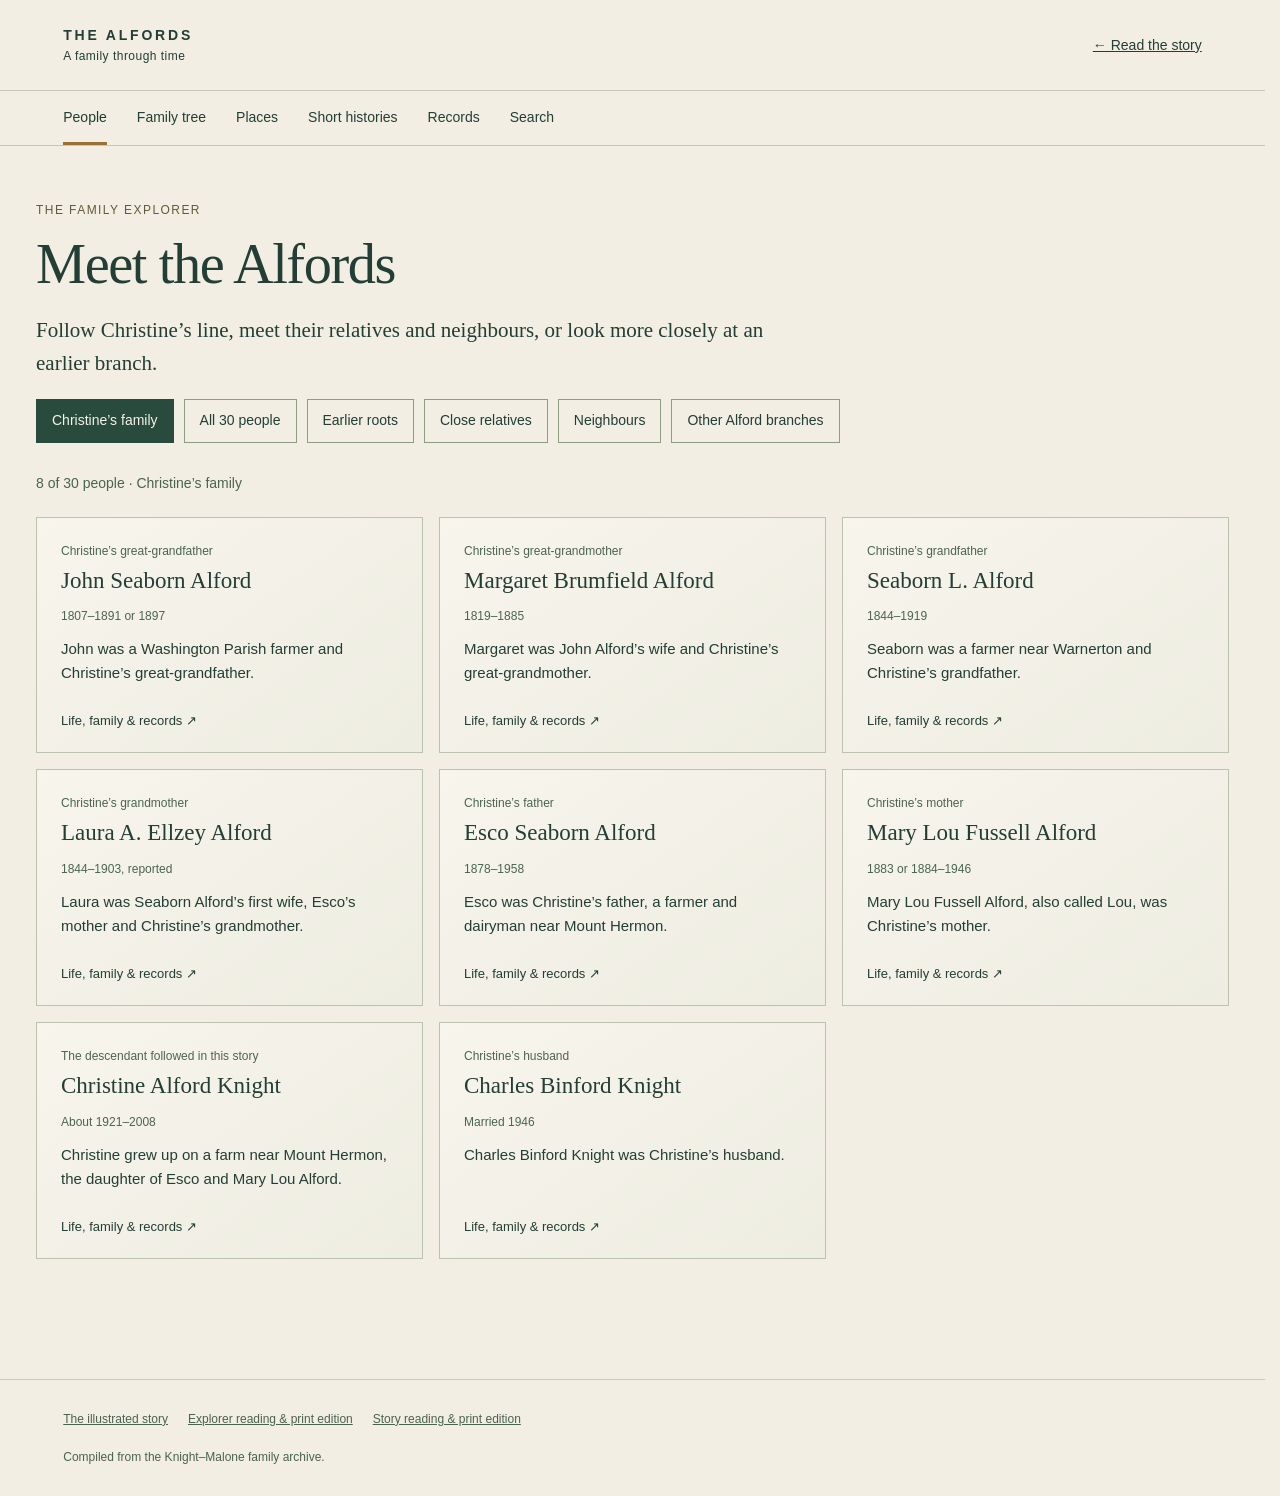
<file: explore.html>
<!doctype html>
<html lang="en"><head><meta charset="utf-8"><meta name="viewport" content="width=device-width,initial-scale=1"><meta name="theme-color" content="#f2eee4"><title>Explore · The Alford family</title><link rel="stylesheet" href="walk.css"><link rel="stylesheet" href="explore.css"></head>
<body class="explorer"><a class="skip-link" href="#explore-main">Skip to content</a>
<header class="explore-header"><a class="explore-brand" href="index.html">THE ALFORDS <span>A family through time</span></a><a id="return-to-story" href="index.html">← Read the story</a></header>
<nav class="explore-nav" aria-label="Family explorer"><a href="#people">People</a><a href="#tree">Family tree</a><a href="#places">Places</a><a href="#features">Short histories</a><a href="#records">Records</a><a href="#search">Search</a></nav>
<main id="explore-main" tabindex="-1"><h1>Explore the Alford family</h1><p>Start with a person, a place, or a record. Follow the connections at your own pace.</p><noscript><p><a href="explore-reading.html">Read all profiles, places and short histories</a>. The <a href="story.html">chronological reading edition</a> includes the original records and transcriptions.</p></noscript></main>
<footer class="explore-footer"><a href="index.html">The illustrated story</a><a href="explore-reading.html">Explorer reading & print edition</a><a href="story.html">Story reading & print edition</a><span>Compiled from the Knight–Malone family archive.</span></footer>
<dialog id="source-dialog" class="source-dialog" aria-labelledby="source-title">
 <div class="dialog-head"><p class="eyebrow" id="source-date"></p><button class="close-dialog" aria-label="Close record">×</button></div>
 <button class="return-story" type="button"></button><button id="back-preview" type="button" hidden></button><h2 id="source-title"></h2>
 <div id="record-workspace" class="record-workspace" hidden>
  <div class="record-image-column">
   <div class="record-tools" id="record-tools"><button id="zoom-out" aria-label="Zoom out of record">−</button><input id="zoom-range" type="range" min="100" max="1600" step="5" value="100" aria-label="Document zoom"><button id="zoom-in" aria-label="Zoom into record">+</button><output id="zoom-value" for="zoom-range">100%</output><button id="zoom-fit">Fit image</button></div>
   <div id="record-scroller" class="image-viewport" tabindex="0" role="region" aria-label="Document viewer" aria-describedby="viewer-help"><img id="source-image" alt="" draggable="false"></div>
   <p id="viewer-help" class="viewer-help">Drag to move · Scroll or pinch to zoom · Double-click for a closer look<span>Keyboard: + / − to zoom, arrows to move, 0 to fit</span></p>
  </div>
  <aside id="source-transcript" class="record-transcript viewer-transcript" aria-labelledby="transcript-title" tabindex="0" hidden></aside>
 </div>
 <details id="source-details" class="source-details"><summary>Source, citation & image details</summary><div class="source-details-body"><div id="source-note" class="source-note"></div><p id="source-citation" class="source-citation"></p><a id="source-original" target="_blank" rel="noopener">Open source image ↗</a></div></details><nav id="source-sequence" class="record-sequence" aria-label="Related records"></nav>
</dialog>
<script src="walk-data.js"></script><script src="walk-map.js"></script><script src="explore-data.js"></script><script src="record-viewer.js"></script><script src="tree-engine.js"></script><script src="explore.js"></script>
</body></html>
</file>
<file: reading.css>
:root{font-family:Georgia,serif;color:#203d35;background:#f6f2e9}*{box-sizing:border-box}body{margin:0}main{max-width:800px;margin:auto;padding:70px 28px}header{padding-bottom:60px;border-bottom:1px solid #bcc4b6}h1{font-weight:normal;font-size:56px;letter-spacing:-.04em}h2{font-weight:normal;font-size:36px;line-height:1.15}h3{font-weight:normal;font-size:26px}p{font-size:19px;line-height:1.7}a{color:inherit;text-underline-offset:4px}article{padding:45px 0;border-bottom:1px solid #ccd0c3;scroll-margin-top:20px}.eyebrow,.refs,figcaption,footer{font:12px/1.7 system-ui,sans-serif;color:#667762}.eyebrow{letter-spacing:.07em}img{max-width:100%;max-height:75vh;object-fit:contain}figure{margin:30px 0;background:#e7e9df;padding:15px}figcaption{margin-top:12px}section>h2{margin-top:70px}footer{padding-top:50px}@media(max-width:500px){main{padding:45px 22px}h1{font-size:46px}h2{font-size:31px}p{font-size:18px}}@media print{main{padding:0;max-width:none}article{break-inside:avoid}img{max-height:16cm}p{font-size:11pt}.refs,figcaption{font-size:9pt}a{color:#203d35}}
.record-transcript{border-left:2px solid #ae976e70;padding:5px 0 5px 22px;margin:25px 0}
.record-transcript h3{font:600 11px/1.6 system-ui,sans-serif;letter-spacing:.06em;text-transform:uppercase;color:#667762;margin:0 0 18px}
.record-transcript .excerpt-label{font:12px/1.5 system-ui,sans-serif;color:#667762;margin:20px 0 6px}
.record-transcript blockquote{font:19px/1.65 Georgia,serif;white-space:pre-line;margin:0 0 18px}
.record-transcript .transcription-note{font:12px/1.65 system-ui,sans-serif;color:#667762;margin:18px 0 0}
@media print{.record-transcript{break-inside:avoid}.record-transcript blockquote{font-size:11pt}.record-transcript .transcription-note{font-size:9pt}}
</file>
<file: walk.css>
@charset "UTF-8";
:root{--paper:#f2eee4;--ink:#203d35;--muted:#67776b;--gold:#aa7634;--green:#477567;--rule:#203d3529;--serif:"Iowan Old Style","Baskerville","Palatino Linotype",Georgia,serif;--sans:-apple-system,BlinkMacSystemFont,"Segoe UI",sans-serif;--vh:1svh}
*{box-sizing:border-box}html{scroll-behavior:auto;scroll-padding-top:95px}body{margin:0;background:var(--paper);color:var(--ink);font-family:var(--serif);-webkit-font-smoothing:antialiased}button,a{-webkit-tap-highlight-color:transparent}a{color:inherit}button{font:inherit;color:inherit;cursor:pointer;border:0;background:none}button:focus-visible,a:focus-visible{outline:2px solid var(--gold);outline-offset:6px}button:disabled{opacity:.35;cursor:default}::selection{background:#c8b18a;color:#183b32}.skip{position:fixed;top:-100px;left:20px;z-index:100;background:var(--ink);color:white;padding:15px}.skip:focus{top:10px}.masthead{height:77px;position:fixed;z-index:20;top:0;width:100%;padding:0 4%;display:flex;align-items:center;justify-content:space-between;background:#f2eee4ed;backdrop-filter:blur(12px);border-bottom:1px solid var(--rule);font-family:var(--sans)}.wordmark{font-size:13px;letter-spacing:.2em;font-weight:650;text-decoration:none}.wordmark span{display:block;font-size:10px;letter-spacing:.035em;font-weight:400;color:var(--muted);margin-top:5px}.chapter-location{display:flex;align-items:center;gap:12px;font-size:11px;letter-spacing:.035em}.header-dot{width:5px;height:5px;background:var(--gold);border-radius:50%}#current-year{font-variant-numeric:tabular-nums;min-width:66px}.header-place{color:var(--muted);border-left:1px solid var(--rule);padding-left:15px}.masthead nav button{padding:14px 0 14px 15px;font-size:12px}.masthead nav span{margin-left:17px;font-size:16px}.reading-progress{position:absolute;bottom:-1px;left:0;width:100%;height:2px}#progress-fill{display:block;width:100%;height:100%;transform-origin:left;background:var(--gold);transform:scaleX(0)}.journey{position:relative}.landscape{display:none}.js .landscape{display:block;position:sticky;top:0;height:100svh;overflow:hidden;background:#e9ebe0;isolation:isolate}.landscape-paper{position:absolute;inset:0;background:radial-gradient(ellipse at 72% 42%,#e7e9df 0%,#ecede3 48%,var(--paper) 85%)}.landscape-paper:after{content:"";position:absolute;inset:0;opacity:.18;background-image:url("data:image/svg+xml,%3Csvg viewBox='0 0 200 200' xmlns='http://www.w3.org/2000/svg'%3E%3Cfilter id='n'%3E%3CfeTurbulence type='fractalNoise' baseFrequency='.83' numOctaves='3' stitchTiles='stitch'/%3E%3C/filter%3E%3Crect width='100%25' height='100%25' opacity='.34' filter='url(%23n)'/%3E%3C/svg%3E");mix-blend-mode:multiply}#land-map{position:absolute;inset:0;width:100%;height:100%;overflow:visible}.land-grid{fill:none;stroke:#758b7740;stroke-width:1;vector-effect:non-scaling-stroke}.river-bank{fill:none;stroke:#d0dbce;stroke-width:25;stroke-linejoin:round;stroke-linecap:round;vector-effect:non-scaling-stroke}.river-water{fill:none;stroke:#739e9c;stroke-width:5;stroke-linejoin:round;stroke-linecap:round;vector-effect:non-scaling-stroke}.river-center{fill:none;stroke:#dfe9de;stroke-width:1;stroke-linejoin:round;vector-effect:non-scaling-stroke}.land-tract{stroke-width:1.7;vector-effect:non-scaling-stroke;stroke-linejoin:round}.land-tract.jacob{fill:#c7ad7047;stroke:#a48147;stroke-dasharray:5 3}.land-tract.john{fill:#40776449;stroke:#3a6a58}.land-tract.seaborn{fill:#c39b555e;stroke:#a5722c}.map-vignette{position:absolute;inset:0;background:linear-gradient(90deg,var(--paper) 2%,#f2eee4fc 24%,#f2eee4dd 34%,#f2eee400 56%,transparent 88%,#f2eee466),linear-gradient(0deg,#f2eee4a6,transparent 13%);pointer-events:none}#map-labels{position:absolute;inset:0;pointer-events:none}.map-label{position:absolute;font-family:var(--sans);width:max-content;max-width:230px;will-change:transform,opacity}.map-label .label-title{display:block;font-size:11px;letter-spacing:.075em;text-transform:uppercase;font-weight:600;text-shadow:0 1px 6px var(--paper),0 -1px 6px var(--paper),1px 0 6px var(--paper)}.map-label .label-sub{display:block;font-size:10px;color:#687465;margin-top:5px;text-shadow:0 1px 5px var(--paper),1px 0 5px var(--paper)}.map-label:before{content:"";position:absolute;left:-13px;top:3px;width:5px;height:5px;border:1px solid currentColor;border-radius:50%;background:var(--paper)}.map-label.river-label{font-family:var(--serif);font-style:italic;color:#557e7a;transform:rotate(-65deg)}.map-label.river-label:before{display:none}.map-label.river-label .label-title{font-size:27px;letter-spacing:.025em;text-transform:none;font-weight:400}.map-label.jacob{color:#8c692f}.map-label.john{color:#295642}.map-label.seaborn{color:#916321}.map-label.small{color:#7f8b76}.map-label.small .label-title{font-size:10px;font-weight:400;letter-spacing:.17em}.map-label.small:before{display:none}.geographic-context{position:absolute;top:111px;right:5%;font-family:var(--sans);text-align:right;display:grid;gap:7px}.geographic-context span:first-child{font-size:10px;letter-spacing:.18em}.geographic-context span:last-child{font-size:11px;color:var(--muted)}.map-compass{position:absolute;right:5.5%;bottom:120px;display:grid;justify-items:center;gap:7px;color:#68816f;font:10px var(--sans)}.map-compass svg{width:17px;height:39px}.map-scale{position:absolute;bottom:62px;right:5%;font:10px var(--sans);color:#617461;text-align:right}.map-scale>span{height:6px;border:1px solid #71806c;border-top:0;display:block;margin-bottom:7px}.map-source-label{position:absolute;bottom:25px;right:5%;font:9px var(--sans);letter-spacing:.02em;color:#73816c}.map-key{position:absolute;bottom:60px;left:49%;display:flex;gap:18px;font:10px var(--sans);color:#506557;opacity:0}.map-key>span{display:flex;align-items:center;gap:7px}.map-key i{width:11px;height:11px;display:inline-block;border:1px solid currentColor}.key-jacob{background:#c7ad7066;color:#a48147}.key-john{background:#40776477;color:#3a6a58}.key-seaborn{background:#c39b5588;color:#a5722c}.narrative{position:relative;z-index:2}.js .narrative{margin-top:-100svh}.beat{min-height:105svh;display:flex;align-items:center;padding:100px 0 110px;position:relative;scroll-margin-top:0;pointer-events:none}.passage{width:33%;max-width:460px;margin-left:7%;pointer-events:auto}.eyebrow{font:10px/1.6 var(--sans);letter-spacing:.17em;text-transform:uppercase;margin:0 0 26px;color:#7b765d}.eyebrow time{color:var(--ink)}h1,h2,p{margin-top:0}h1,h2{font-family:var(--serif);font-weight:400;letter-spacing:-.045em}h1{font-size:clamp(62px,6.9vw,116px);line-height:.98;margin-bottom:30px}h1 em,h2 em{font-weight:400;color:#557764}h2{font-size:clamp(40px,4.3vw,68px);line-height:1.04;margin-bottom:30px}.passage>p:not(.eyebrow):not(.unit-label){font-size:clamp(17px,1.35vw,21px);line-height:1.65;margin-bottom:19px;letter-spacing:-.008em}.passage strong{font-weight:600}.passage .aside{font-style:italic;color:#657668}.source-link{font-family:var(--sans);font-size:10px;line-height:1.6;text-align:left;letter-spacing:.01em;padding:13px 0 6px;border-bottom:1px solid #70847366;margin-top:6px;max-width:100%}.source-link span{margin-left:12px}.source-link:hover{color:#9a6e30;border-color:#9a6e30}.hero{min-height:110svh}.hero .passage{width:60%;max-width:760px}.hero .eyebrow{margin-bottom:38px}.hero .hero-deck{font-size:clamp(20px,1.85vw,29px)!important;line-height:1.4!important;max-width:430px}.hero .hero-context{font:10px/1.8 var(--sans)!important;letter-spacing:.08em!important;text-transform:uppercase;color:#7d806a;margin-top:26px}.start-link{font:11px var(--sans);display:inline-flex;gap:36px;text-decoration:none;margin-top:12px;padding:10px 0;border-bottom:1px solid #81908055}.start-link span{color:var(--gold);font-size:17px}.quiet-beat{min-height:95svh}.acre-number{font-size:clamp(76px,8.8vw,140px);letter-spacing:-.055em;margin-bottom:0;line-height:1.1}.acre-number>span{font-size:.63em;color:var(--gold)}.unit-label{font:10px var(--sans);letter-spacing:.27em;margin:5px 0 30px;color:#8a7b5d}.document-stage{position:absolute;left:45%;right:5%;top:16%;bottom:14%;opacity:0;pointer-events:none;z-index:2}.document-window{position:absolute;inset:0;overflow:hidden;opacity:0;isolation:isolate}.document-window img{position:absolute;max-width:none;transform-origin:0 0;will-change:transform;filter:sepia(.13);box-shadow:0 12px 55px #27352a24}.document-caption{position:absolute;bottom:-42px;left:0;right:0;text-align:center;color:#747667;font:10px/1.65 var(--sans);letter-spacing:.045em}.family-stage{position:absolute;left:46%;right:5%;top:35%;text-align:center;opacity:0;z-index:2}.family-overline{font:10px/1.5 var(--sans);letter-spacing:.2em;color:#8e7b52;margin-bottom:32px}.couple{display:grid;grid-template-columns:1fr 30px 1fr;align-items:center;border-top:1px solid var(--rule);border-bottom:1px solid var(--rule);padding:30px 0}.family-given{display:block;font-size:clamp(24px,2.6vw,41px);line-height:1.15;letter-spacing:-.025em}.family-surname{display:block;font-size:clamp(16px,1.8vw,27px);font-style:italic;color:#6c816c;margin-top:8px}.ampersand{font-size:25px;font-style:italic;color:var(--gold)}.family-child{position:relative;display:grid;justify-items:center;opacity:0}.descent-line{display:block;height:55px;width:1px;background:#b9a071;margin-bottom:14px}.family-child small{font:9px var(--sans);color:#807457;letter-spacing:.13em}.family-child>span:last-child{font-size:35px;margin-top:9px;letter-spacing:-.025em}.family-context{font:11px var(--sans);color:#77836d;letter-spacing:.04em;margin-top:29px}.last-beat{min-height:120svh}.afterword{position:relative;z-index:3;background:#203d35;color:#f0eadb;padding:110px 9%;display:grid;grid-template-columns:1fr 1fr;gap:8%;border-top:1px solid #a38b61}.afterword .eyebrow{color:#b9b299}.afterword h2{font-size:clamp(42px,4.7vw,70px)}.afterword h2 em{color:#b0c2ac}.afterword-copy{font-size:20px;line-height:1.65;max-width:440px}.afterword-copy .edition-note{font:12px/1.8 var(--sans);color:#aebfae;margin-top:28px}.continue-link{display:flex;align-items:center;justify-content:space-between;gap:30px;text-decoration:none;border-top:1px solid #708775;border-bottom:1px solid #708775;padding:19px 0;margin-top:28px;font-size:22px}.plain-link{display:inline-block;font:11px var(--sans);margin-top:24px;text-underline-offset:5px;color:#c1cbbb}.page-footer{display:flex;justify-content:space-between;align-items:center;gap:20px;padding:32px 5%;font:10px/1.6 var(--sans);color:#6c796a}.page-footer a{text-decoration:none}.page-footer button{font:inherit;padding:0}.page-footer a:hover,.page-footer button:hover{text-decoration:underline}.page-footer>span{color:var(--ink)}dialog{padding:34px 40px;border:1px solid #b8bba9;background:var(--paper);color:var(--ink);max-height:88svh;width:720px;max-width:94vw;box-shadow:0 30px 120px #142a2455;overscroll-behavior:contain}dialog::backdrop{background:#18352bb3;backdrop-filter:blur(5px)}dialog h2{font-size:42px;line-height:1.08}.dialog-head{display:flex;justify-content:space-between;align-items:center;gap:15px}.dialog-head .eyebrow{margin-bottom:17px}.close-dialog{font:30px var(--sans);padding:0 5px;align-self:flex-start}.contents-dialog nav{display:grid}.contents-dialog nav a{display:grid;grid-template-columns:55px 1fr 20px;gap:12px;align-items:center;padding:18px 0;border-top:1px solid var(--rule);text-decoration:none;font-size:19px}.contents-dialog time{font:12px var(--sans);color:#8b744d}.contents-dialog b{font-weight:400;font-size:16px;color:#8b744d}.complete-link{display:block;margin-top:28px;font:12px/1.7 var(--sans);text-underline-offset:4px}.source-dialog{width:970px}.source-note{font-size:17px;line-height:1.7;max-width:75ch}.source-note p{margin-bottom:13px}.source-note blockquote{border-left:1px solid var(--gold);padding-left:20px;margin-left:0;font-style:italic}.source-citation{font:11px/1.8 var(--sans);color:#6d7867;border-top:1px solid var(--rule);padding-top:18px;margin-top:20px}.record-tools{display:flex;gap:14px;align-items:center;padding:14px 0;font:11px var(--sans)}.record-tools button{width:32px;height:32px;border:1px solid var(--rule);font-size:20px}.record-tools a{margin-left:auto;text-underline-offset:4px}.record-scroller{max-height:53svh;overflow:auto;overscroll-behavior:contain;background:#e0ddcf;text-align:center}.record-scroller img{display:block;width:100%;max-width:none;height:auto;transform-origin:top left;margin:0 auto}.no-script{padding:30px 7%;font-size:18px}.no-script a{text-decoration:underline}[hidden]{display:none!important}
@media(min-width:1600px){.passage{margin-left:10%}.hero h1{font-size:126px}}
@media(max-width:1000px) and (min-width:701px){.passage{width:36%;margin-left:5%}.passage>p:not(.eyebrow):not(.unit-label){font-size:18px}.hero .passage{width:65%}.hero h1{font-size:78px}.map-key{left:46%;gap:10px;font-size:9px}.family-given{font-size:29px}.family-child>span:last-child{font-size:27px}.header-place{display:none}.geographic-context{right:4%}.map-source-label{font-size:8px}}
@media(max-width:700px){
 .masthead{height:64px;padding:0 5%}.wordmark{font-size:10px;letter-spacing:.16em}.wordmark span{font-size:8px;margin-top:4px}.chapter-location{gap:7px;font-size:10px}.header-place{display:none}#current-year{min-width:0}.masthead nav button{font-size:10px}.masthead nav span{margin-left:7px}.header-dot{width:4px;height:4px}.beat{min-height:115svh;padding:56svh 0 10svh;align-items:flex-start}.passage{width:auto;max-width:560px;margin:0 7%;padding-top:20px}.passage .eyebrow{font-size:9px;margin-bottom:15px}.passage h2{font-size:42px;margin-bottom:20px}.passage>p:not(.eyebrow):not(.unit-label){font-size:17px;line-height:1.58;margin-bottom:15px}.hero{min-height:112svh;padding-top:49svh}.hero .passage{width:auto}.hero h1{font-size:clamp(47px,11.6vw,73px);line-height:.97;margin-bottom:20px}.desktop-break{display:none}.hero .eyebrow{margin-bottom:17px;font-size:8px;letter-spacing:.13em}.hero .hero-deck{font-size:19px!important;line-height:1.4!important;max-width:320px}.hero .hero-context{font-size:9px!important;margin-top:18px}.start-link{margin-top:0;font-size:10px;gap:35px}.map-vignette{background:linear-gradient(0deg,var(--paper) 0%,var(--paper) 40%,#f2eee4f5 45%,#f2eee400 56%),linear-gradient(90deg,#f2eee444,transparent 20%,transparent 85%,#f2eee433)}.geographic-context{top:80px;right:6%;gap:4px}.geographic-context span:first-child{font-size:8px}.geographic-context span:last-child{font-size:8px}.map-compass{bottom:auto;top:40svh;right:6%;font-size:8px;gap:3px}.map-compass svg{width:12px;height:29px}.map-scale{bottom:auto;top:49svh;right:6%;font-size:8px}.map-source-label{bottom:auto;top:54svh;right:6%;font-size:7px;max-width:86%;text-align:right}.map-key{left:7%;bottom:auto;top:50svh;gap:11px;font-size:8px;flex-wrap:wrap;max-width:72%}.map-key>span{gap:4px}.map-key i{width:8px;height:8px}.map-label{max-width:170px}.map-label .label-title{font-size:9px;letter-spacing:.025em}.map-label .label-sub{font-size:8px;margin-top:3px}.map-label.river-label .label-title{font-size:18px}.map-label:before{width:4px;height:4px;left:-10px}.document-stage{left:7%;right:7%;top:90px;bottom:auto;height:37svh}.document-caption{bottom:-26px;font-size:8px;line-height:1.5}.family-stage{left:8%;right:8%;top:19svh}.family-overline{font-size:8px;margin-bottom:19px}.couple{padding:19px 0;grid-template-columns:1fr 24px 1fr}.family-given{font-size:26px}.family-surname{font-size:20px;margin-top:3px}.family-child .descent-line{height:25px;margin-bottom:9px}.family-child small{font-size:8px}.family-child>span:last-child{font-size:27px;margin-top:6px}.family-context{font-size:9px;margin-top:16px}.quiet-beat{min-height:110svh}.passage .acre-number{font-size:99px;margin-bottom:0}.unit-label{margin-top:3px;margin-bottom:20px}.source-link{font-size:9px;margin-top:0;padding-top:9px}.last-beat{min-height:118svh}.afterword{grid-template-columns:1fr;gap:10px;padding:70px 7%}.afterword h2{font-size:48px;margin-bottom:18px}.afterword-copy{font-size:19px}.afterword .eyebrow{margin-bottom:20px}.afterword-copy .edition-note{font-size:11px}.page-footer{flex-wrap:wrap;justify-content:flex-start;padding:27px 7%;gap:19px 28px;font-size:9px}.page-footer>span{flex-basis:100%}dialog{padding:24px 22px;max-width:94vw;max-height:90svh}dialog h2{font-size:34px}.contents-dialog nav a{font-size:17px;padding:15px 0}.source-note{font-size:16px}.record-tools{gap:8px;font-size:10px}.record-tools button{width:28px}.record-tools a{font-size:9px}.source-citation{font-size:10px}
}
@media(max-height:690px) and (min-width:701px){.hero h1{font-size:78px}.hero .eyebrow{margin-bottom:23px}.hero .hero-context{margin-top:16px}.hero{min-height:120svh}.passage h2{font-size:49px}.passage>p:not(.eyebrow):not(.unit-label){font-size:17px}.beat{padding-top:120px}.family-stage{top:30%}.family-child .descent-line{height:30px}}
@media(prefers-reduced-motion:reduce){html{scroll-behavior:auto}*{animation:none!important;transition:none!important}}
@media print{.masthead,.landscape,.source-link,.start-link,.page-footer,dialog,.skip{display:none!important}.js .narrative{margin-top:0}.beat,.hero,.quiet-beat,.last-beat{min-height:0;display:block;padding:25px 0;break-inside:avoid}.passage,.hero .passage{width:auto;max-width:none;margin:0 7%;padding:0}h1{font-size:48px}h2,.passage h2{font-size:30px}.passage>p:not(.eyebrow):not(.unit-label){font-size:12pt;line-height:1.5}.afterword{background:white;color:black;display:block;padding:25px 7%}.afterword h2{font-size:30px}.afterword .eyebrow,.afterword h2 em,.afterword .edition-note{color:#555}.afterword-copy{font-size:12pt}.continue-link,.plain-link{display:none}.hero-context{color:#333!important}}
/* Let mobile prose pass behind the held illustration as it scrolls upward. */
html{scroll-padding-top:0}.source-link{min-height:44px}
@media(max-width:700px){
 .js .landscape{z-index:3;background:transparent;pointer-events:none}
 .landscape-paper{bottom:44%;background:var(--paper)}
 #land-map,#map-labels{clip-path:inset(0 0 44% 0)}
 .map-vignette{bottom:44%;background:linear-gradient(0deg,var(--paper),#f2eee4e6 8%,#f2eee400 28%),linear-gradient(90deg,#f2eee444,transparent 20%,transparent 85%,#f2eee433)}
 .hero .passage{position:relative;z-index:4}
 .hero{padding-top:56svh}
}
body.dialog-open{overflow:hidden}
html:not(.js) .beat{min-height:0;padding:65px 0;display:block}html:not(.js) .passage{width:auto;max-width:700px;margin:0 auto;padding:0 7%}html:not(.js) .hero{padding-top:125px}html:not(.js) .source-link,html:not(.js) .masthead nav{display:none}
/* Click a held record to examine it without leaving the story. */
.narrative{pointer-events:none}.landscape{pointer-events:none}
.document-open{position:absolute;inset:0;z-index:4;pointer-events:auto;cursor:zoom-in;padding:0;border:0;background:none;border-radius:1px}
.document-open>span{position:absolute;right:14px;bottom:14px;display:flex;align-items:center;gap:23px;background:#f2eee4ef;border:1px solid #75847166;box-shadow:0 2px 16px #17352817;padding:12px 15px;font:11px var(--sans);letter-spacing:.025em;transition:background .15s}
.document-open b{font-size:16px;font-weight:400}.document-open:hover>span,.document-open:focus-visible>span{background:#fffdf6}.document-open:focus-visible{outline:2px solid var(--gold);outline-offset:7px}
.source-dialog.has-image[open]{display:flex;flex-direction:column;width:min(1400px,96vw);max-width:96vw;height:94svh;max-height:94svh;padding:18px 24px;overflow:hidden}
.source-dialog.has-image .dialog-head{flex-shrink:0}.source-dialog.has-image .dialog-head .eyebrow{font-size:9px;margin:0 0 7px}.source-dialog.has-image h2{font-size:29px;line-height:1.15;letter-spacing:-.025em;margin:0 50px 8px 0;flex-shrink:0}
.source-dialog.has-image .close-dialog{position:absolute;top:14px;right:18px;width:40px;height:40px;display:grid;place-items:center;border:1px solid var(--rule);font-size:27px;z-index:2}
.source-dialog .record-tools{flex-shrink:0;gap:15px;padding:9px 0 13px;margin:0;font-family:var(--sans)}
.source-dialog .record-tools button{width:38px;height:36px;border:1px solid #71806c70;display:grid;place-items:center;font-size:21px;background:#f9f6ec}
.source-dialog .record-tools #zoom-fit{width:auto;margin-left:auto;padding:0 15px;font:11px var(--sans)}
#zoom-range{width:175px;max-width:30vw;min-width:60px;accent-color:var(--green);cursor:pointer}
#zoom-value{font:11px var(--sans);font-variant-numeric:tabular-nums;min-width:44px;color:#5a6d5e}
.image-viewport{position:relative;flex:1 1 auto;min-height:140px;overflow:hidden;touch-action:none;overscroll-behavior:contain;background:#23312e;outline-offset:-3px;user-select:none;-webkit-user-select:none;isolation:isolate}
.image-viewport:focus-visible{outline:2px solid #c6a269}.image-viewport.can-pan{cursor:grab}.image-viewport.dragging{cursor:grabbing}
.image-viewport img{display:block;position:absolute;left:0;top:0;max-width:none;max-height:none;transform-origin:0 0;pointer-events:none;user-select:none;-webkit-user-drag:none;box-shadow:0 5px 35px #0006;will-change:transform}
.image-viewport.loading img{opacity:0}.image-viewport.loading:after{content:"Opening the record…";position:absolute;top:48%;width:100%;text-align:center;color:#ced2c5;font:12px var(--sans)}
.viewer-help{font:10px/1.6 var(--sans);color:#677567;margin:9px 0 8px;flex-shrink:0;display:flex;justify-content:space-between;gap:10px}.viewer-help span{font-size:9px;color:#7d8576}
.source-details{flex:0 0 auto;border-top:1px solid var(--rule)}.source-details summary{font:11px var(--sans);padding:13px 0;cursor:pointer;list-style:none}.source-details summary::-webkit-details-marker{display:none}.source-details summary:after{content:"+";float:right;font-size:17px;line-height:11px}.source-details[open] summary:after{content:"−"}
.source-details-body{max-height:27svh;overflow:auto;overscroll-behavior:contain;padding:2px 15px 10px 0}.source-details .source-note{font-size:16px;line-height:1.6;max-width:85ch}.source-details .source-citation{font-size:10px;margin:15px 0 10px;padding-top:10px}.source-details #source-original{font:11px var(--sans);text-underline-offset:4px}
.source-dialog:not(.has-image) .source-details summary{display:none}.source-dialog:not(.has-image) .source-details{border:0}.source-dialog:not(.has-image) .source-details-body{max-height:none;overflow:visible}
@media(max-width:700px){
 .document-open>span{right:8px;bottom:8px;padding:9px 11px;gap:16px;font-size:9px}.document-open b{font-size:14px}
 .source-dialog.has-image[open]{width:96vw;max-width:96vw;padding:14px 12px;height:95svh;max-height:95svh}
 .source-dialog.has-image .dialog-head .eyebrow{max-width:calc(100% - 40px);font-size:8px;margin-bottom:9px}.source-dialog.has-image h2{font-size:24px;margin:0 36px 6px 0}
 .source-dialog.has-image .close-dialog{top:9px;right:10px;width:32px;height:32px;font-size:25px}
 .source-dialog .record-tools{gap:7px;padding:9px 0}.source-dialog .record-tools button{width:32px;height:34px;flex-shrink:0}.source-dialog .record-tools #zoom-fit{padding:0 9px;font-size:10px;white-space:nowrap}
 #zoom-range{flex:1;width:90px;max-width:none;min-width:30px;margin:0}#zoom-value{font-size:9px;min-width:33px}
 .viewer-help{font-size:8px;display:block;margin:8px 0}.viewer-help span{display:none}.source-details summary{padding:11px 0;font-size:10px}.source-details-body{max-height:25svh}.source-details .source-note{font-size:14px}.source-details .source-citation{font-size:9px}
}
@media print{.document-open{display:none!important}}
@media(max-height:650px){
 .source-dialog.has-image[open]{padding:12px 16px}
 .source-dialog.has-image h2{font-size:22px;margin-bottom:4px}
 .source-dialog.has-image .dialog-head .eyebrow{font-size:8px;margin-bottom:3px}
 .source-dialog .record-tools{padding:6px 0}.source-dialog .record-tools button{height:30px}
 .source-dialog.has-image .viewer-help{display:none}
 .source-dialog.has-image .image-viewport{min-height:60px}
 .source-dialog.has-image .source-details-body{max-height:20svh}
 .source-dialog.has-image .source-details summary{padding:9px 0}
}

#war .source-link{display:table;margin-top:3px}#war .source-link+.source-link{margin-top:7px}
/* Complete story, previews and shared documentary stage. */
html{scrollbar-gutter:stable}#family-stage{pointer-events:auto}.person-link{font:11px/1.55 var(--sans);text-decoration:none;border-bottom:1px solid #8a9d8866;padding:6px 0;display:inline-block}.person-link:hover{color:var(--gold)}.person-link span{margin-left:5px}.people-links{display:flex;flex-wrap:wrap;gap:5px 16px;margin-top:24px}.passage-records{font:11px/1.6 var(--sans);margin-top:20px;color:var(--muted);max-width:100%}.passage-records summary{cursor:pointer;width:fit-content;padding:8px 0}.passage-records .source-link{display:block;margin:0;padding:8px 0;text-decoration:none}.passage-records[open]{margin-bottom:15px}.part-number{display:block;font:10px/1.7 var(--sans);letter-spacing:.12em;color:var(--gold);margin-bottom:28px;max-width:340px}.reading-estimate{font:11px/1.6 var(--sans)!important;color:var(--muted);margin-top:26px}.hero .passage{width:39%;max-width:540px}.hero h1{font-size:clamp(66px,7vw,110px);line-height:1.04}.hero .passage>p:not(.eyebrow){font-size:clamp(17px,1.5vw,23px)}.hero .start-link{display:block;width:fit-content}.transcript{border-left:2px solid var(--gold);padding-left:20px;margin:22px 0}.transcript small{font:10px/1.6 var(--sans);color:var(--muted)}.transcript blockquote{margin:9px 0;font-size:22px;line-height:1.4}.document-caption{line-height:1.5;max-width:100%;padding:0 8px}.document-open{z-index:4}.document-window img{max-width:none}.family-person{font-family:var(--serif);display:grid;gap:8px;padding:12px 4px;text-align:center;max-width:100%}.family-person>span{font-size:clamp(24px,2.3vw,39px);line-height:1.13}.family-person small{font:11px/1.5 var(--sans);color:var(--muted)}.family-person:hover>span{text-decoration:underline;text-decoration-thickness:1px;text-underline-offset:6px}.family-child .family-person>span{font-size:29px}.family-stage .couple{display:grid;grid-template-columns:1fr 25px 1fr;gap:12px;align-items:center}.family-stage .family-child{display:grid;justify-items:center}.family-stage{top:27%;}.graphic-stage{position:absolute;left:48%;right:6%;top:24%;bottom:14%;display:flex;flex-direction:column;justify-content:center;pointer-events:auto;opacity:0}.graphic-stage[inert]{pointer-events:none}.graphic-note{font:11px/1.6 var(--sans);color:var(--muted);margin:30px auto 0;max-width:450px;text-align:center}.graphic-overline{font:11px/1.6 var(--sans);letter-spacing:.1em;color:var(--muted)}.milestones{border-left:1px solid #acb5a2;padding-left:27px;max-width:480px}.milestones>div{position:relative;margin-bottom:32px}.milestones>div:last-child{margin-bottom:0}.milestones>div:before{content:"";position:absolute;width:7px;height:7px;left:-31px;top:5px;background:var(--gold);border-radius:50%}.milestones time{font:11px var(--sans);letter-spacing:.06em;color:var(--gold)}.milestones h3{font:normal clamp(24px,2.8vw,39px)/1.2 var(--serif);margin:10px 0}.milestones p{font:13px/1.5 var(--sans);color:var(--muted);margin:0}.farm-blocks{display:grid;grid-template-columns:repeat(8,1fr);gap:7px;width:90%;max-width:430px;margin:auto}.farm-blocks i{aspect-ratio:1;background:#b9c7b07a;border:1px solid #8b9e8566}.farm-blocks i.improved{background:#426d5a;border-color:#426d5a}.farm-legend{display:flex;gap:18px;font:11px var(--sans);justify-content:center;margin-top:25px}.farm-legend i{display:inline-block;background:#426d5a;width:10px;height:10px;margin-right:7px}.household-sequence{display:grid;gap:20px}.household-sequence>div{padding:23px 24px;border-top:1px solid var(--rule);background:#f2eee499}.household-sequence small{font:10px var(--sans);letter-spacing:.1em;color:var(--gold)}.household-sequence h3,.census-adults h3{font:normal 34px/1.15 var(--serif);margin:12px 0}.household-sequence p{font:13px/1.6 var(--sans);color:var(--muted);margin:0}.lineage-summary{display:flex;flex-direction:column;align-items:center}.lineage-row{display:flex;align-items:center;justify-content:center;gap:12px;width:100%}.lineage-row .family-person{max-width:47%}.lineage-row .family-person>span{font-size:25px}.lineage-row .family-person small{font-size:10px}.lineage-link{display:block;width:1px;height:24px;background:#8d9d86}.census-adults{border-top:1px solid var(--rule)}.census-adults>div{padding:20px 0;border-bottom:1px solid var(--rule)}.census-adults p{font-size:19px;margin-bottom:12px}.census-adults small{font:12px var(--sans);color:var(--muted)}.cities-map{width:100%;max-height:95%;overflow:visible}.city-grid path{stroke:#76977f33;fill:none}.city-connection{stroke:#a9844b;stroke-width:1.5;fill:none;stroke-dasharray:3 6}.cities-map circle{fill:var(--ink);stroke:var(--paper);stroke-width:3}.cities-map text{font:12px var(--sans);fill:var(--gold)}.cities-map .city-name{font-size:14px;fill:var(--ink);letter-spacing:.04em}.cities-map .city-caption{font-size:11px;fill:var(--muted)}.city-scale{stroke:var(--muted)}#regional-stage{position:absolute;left:44%;right:2%;top:18%;bottom:16%;opacity:0;pointer-events:none;overflow:hidden}#regional-map{width:100%;height:100%}#regional-map .state{fill:#d5dfce;stroke:#78917a;stroke-width:.75;vector-effect:non-scaling-stroke}#regional-map .graticule{stroke:#d6dccf;fill:none;stroke-width:.4}#regional-map .state-label{font:10px var(--sans);fill:#59765c}#regional-map .pin{opacity:0}#regional-map .pin-halo{fill:#ac79351f;stroke:#ac7935;stroke-width:.6}#regional-map .pin-core{fill:#a87538}#regional-stage[data-region=NC] #pin-NC{opacity:1}#regional-stage[data-region=NC] #regional-state-NC,#regional-stage[data-region=SC] #regional-state-SC{fill:#a6bfa3}#regional-label{position:absolute;bottom:5px;left:5%;right:5%;text-align:center;font:11px/1.6 var(--sans);color:var(--muted)}.person-dialog{width:min(580px,93vw);max-height:90svh;margin:5svh 3vw 5svh auto;padding:28px 35px;border:1px solid var(--rule);background:var(--paper);color:var(--ink);box-shadow:0 20px 80px #132e3533}.person-dialog::backdrop{background:#142c3059;backdrop-filter:blur(3px)}.person-dialog h2{font-size:44px;margin:19px 0 10px}.person-dialog h3{font:12px var(--sans);letter-spacing:.06em;margin:26px 0 8px}.person-relationship{font:11px/1.6 var(--sans);color:var(--gold);margin-top:30px}.person-dialog #person-dates{font:12px var(--sans);color:var(--muted)}#person-body{font-size:19px;line-height:1.65;margin-top:24px}.preview-record{display:flex;width:100%;justify-content:space-between;gap:20px;text-align:left;padding:14px 0;border-top:1px solid var(--rule);font:12px/1.5 var(--sans)}.preview-record:hover{color:var(--gold)}.return-story,#back-preview{font:11px/1.6 var(--sans);border-bottom:1px solid var(--rule);padding:7px 0;display:block;text-align:left;max-width:100%;margin:0 0 16px}.return-story:hover,#back-preview:hover{color:var(--gold)}#back-preview[hidden]{display:none}.contents-dialog h3{font:11px/1.6 var(--sans);color:var(--gold);letter-spacing:.06em;margin:30px 0 8px}.contents-dialog nav a{padding:13px 0}.contents-dialog nav time{min-width:80px}.source-dialog .return-story{margin-top:-6px}.source-dialog h2{font-size:32px}.source-dialog .dialog-head .eyebrow{max-width:87%;letter-spacing:.04em}.js .narrative a[href^="#person/"],.js .narrative a[data-source]{cursor:pointer}html:not(.js) .beat{min-height:0;padding:50px 20px}html:not(.js) .passage{width:min(700px,90%);margin:auto}html:not(.js) .hero{padding-top:130px}
@media(max-width:1000px) and (min-width:701px){.passage{width:37%;margin-left:5%}.hero .passage{width:44%}.document-stage{left:47%;width:48%}.family-stage{left:48%;width:47%}.family-person>span{font-size:26px}.graphic-stage{left:49%;right:4%}.lineage-row .family-person>span{font-size:21px}.source-dialog h2{font-size:27px}}
@media(max-width:700px){.hero .passage{width:auto;max-width:none}.hero h1{font-size:57px;line-height:1.02}.hero .passage>p:not(.eyebrow){font-size:18px}.js .hero{padding-top:56svh;min-height:120svh}.part-number{margin-bottom:17px}.people-links{gap:7px 14px;margin-top:20px}.person-link{font-size:11px}.passage-records{font-size:11px}.js .beat{padding-bottom:70px}.family-stage{left:6%;right:6%;width:88%;top:13%;height:32%;display:flex;flex-direction:column;justify-content:center}.family-overline{margin-bottom:8px;font-size:9px}.family-person{padding:7px 0;gap:5px}.family-person>span{font-size:25px}.family-person small{font-size:10px}.family-stage .couple{gap:7px;grid-template-columns:1fr 20px 1fr}.family-stage .family-child{margin-top:0}.family-child .descent-line{height:18px}.family-child>small{font-size:8px}.family-child .family-person>span{font-size:23px}.family-context{font-size:9px;margin-top:12px}.graphic-stage{left:8%;right:8%;top:12%;bottom:48%;justify-content:center}.graphic-note{font-size:9px;line-height:1.5;margin-top:12px;max-width:96%}.milestones{padding-left:20px}.milestones>div{margin-bottom:16px}.milestones>div:before{left:-24px}.milestones time{font-size:9px}.milestones h3{font-size:24px;margin:6px 0}.milestones p{font-size:10px}.farm-blocks{max-width:230px;gap:4px;margin:0 auto}.farm-legend{font-size:10px;margin-top:12px}.household-sequence{gap:5px}.household-sequence>div{padding:12px 15px}.household-sequence small{font-size:8px}.household-sequence h3{font-size:26px;margin:7px 0}.household-sequence p{font-size:10px}.lineage-row .family-person>span{font-size:18px}.lineage-row .family-person small{font-size:8px}.lineage-link{height:8px}.lineage-row{gap:7px}.lineage-row .family-person{padding:4px 0;gap:2px}.lineage-summary+.graphic-note{font-size:8px;margin-top:8px}.census-adults>div{padding:12px 0}.census-adults h3{font-size:25px;margin:5px 0}.census-adults p{font-size:16px;margin-bottom:8px}.census-adults small{font-size:10px}.graphic-overline{font-size:9px;margin-bottom:7px}.cities-map{height:100%;width:100%}.cities-map+.graphic-note{margin-top:0;font-size:8px}#regional-stage{left:1%;right:1%;top:12%;bottom:49%}#regional-label{font-size:9px;bottom:0}.person-dialog{width:100%;height:100dvh;max-height:100dvh;margin:0;padding:24px;border:0}.person-dialog h2{font-size:38px}.person-relationship{margin-top:25px}#person-body{font-size:18px}.return-story{font-size:10px}.source-dialog .dialog-head .eyebrow{font-size:8px;line-height:1.5}.source-dialog h2{font-size:26px}.document-caption{font-size:9px;line-height:1.4;padding:0}.transcript blockquote{font-size:21px}.contents-dialog nav time{min-width:66px;font-size:10px}.contents-dialog nav a span{font-size:14px}.afterword{padding-top:65px}.afterword h2{font-size:41px}}
@media(max-height:530px) and (min-width:701px){.graphic-stage{top:20%;bottom:8%}.milestones>div{margin-bottom:15px}.milestones h3{font-size:26px}.family-stage{top:22%}.family-child .descent-line{height:20px}.graphic-note{margin-top:12px;font-size:9px}.lineage-row .family-person{padding:5px}.lineage-row .family-person>span{font-size:19px}.lineage-link{height:9px}.source-dialog .return-story{margin-bottom:7px}}
@media(prefers-reduced-motion:reduce){html{scroll-behavior:auto}*,*:before,*:after{transition:none!important;animation:none!important}}
@media print{.beat,.js .beat{min-height:0!important;break-inside:avoid;padding:22px 0!important}.passage,.hero .passage{width:100%!important;max-width:none!important;margin:0!important}.masthead,.landscape,.people-links,.passage-records,dialog,.start-link,.reading-estimate,#resume-link,.page-footer,.skip{display:none!important}.js .narrative{margin-top:0!important}.narrative{padding:0 8mm}.passage h1{font-size:38pt}.passage h2{font-size:23pt}.passage p{font-size:12pt!important;line-height:1.5!important}.afterword{padding:20px}.part-number{margin-bottom:10px}}
.family-stage .family-child{opacity:1}
@media(max-width:700px){.family-stage .family-person>span{font-size:22px}.family-stage .couple{padding-top:16px;padding-bottom:16px}.family-stage .family-child .family-person>span{font-size:22px}}

/* Regional waypoints retain modern state outlines as geographic reference. */
#regional-stage[data-region=GA] #regional-state-GA{fill:#a6bfa3}
#regional-stage[data-pin=hidden] .pin{opacity:0!important}

/* Keep the relevant words beside the source, outside the collapsed research notes. */
.record-workspace{display:grid;grid-template-columns:minmax(0,1fr);flex:1 1 auto;min-height:0;gap:24px}
.has-transcript .record-workspace{grid-template-columns:minmax(0,1fr) minmax(270px,.48fr)}
.record-image-column{min-width:0;min-height:0;display:flex;flex-direction:column}
#record-workspace[hidden],#source-transcript[hidden]{display:none}
.record-transcript h3{font:600 11px/1.6 var(--sans);letter-spacing:.07em;text-transform:uppercase;color:var(--muted);margin:0 0 20px}
.record-transcript .excerpt-label{font:12px/1.5 var(--sans);color:var(--muted);margin:23px 0 8px}
.record-transcript blockquote{font:19px/1.65 var(--serif);letter-spacing:0;margin:0 0 18px;white-space:pre-line;overflow-wrap:break-word}
.record-transcript .transcription-note{font:12px/1.65 var(--sans);color:var(--muted);margin:22px 0 0}
.viewer-transcript{min-height:0;overflow-y:auto;overscroll-behavior:contain;border-left:1px solid var(--rule);padding:14px 14px 20px 25px;scrollbar-gutter:stable}
.viewer-transcript:focus-visible{outline-offset:-2px}
.story-transcript{border-left:2px solid #ae976e70;padding:0 0 0 18px;margin:26px 0}
.story-transcript h3{font-size:10px;margin-bottom:12px}
.story-transcript blockquote{font-size:18px;line-height:1.5}
.story-transcript .excerpt-label{font-size:11px;margin:0 0 7px}
.story-transcript .transcription-note{font-size:10px;line-height:1.6;margin-top:12px}
@media(max-width:850px){
 .source-dialog.has-transcript[open]{overflow-y:auto;overscroll-behavior:contain}
 .has-transcript .record-workspace{display:block;flex:0 0 auto}
 .has-transcript .record-image-column{display:block}
 .source-dialog.has-transcript .image-viewport{height:38svh;min-height:190px}
 .viewer-transcript{overflow:visible;border-left:0;border-top:1px solid var(--rule);padding:22px 4px 28px;margin-top:18px;scrollbar-gutter:auto}
 .viewer-transcript blockquote{font-size:19px}
 .has-transcript .source-details-body{max-height:none;overflow:visible}
}
@media print{.story-transcript{break-inside:avoid}.record-transcript blockquote{font-size:11pt}.record-transcript .transcription-note{font-size:9pt}}

/* Scroll directs attention within each scene, not only at the transition. */
.tract-reveal{fill:none;stroke-width:2.4;vector-effect:non-scaling-stroke;stroke-dasharray:1;stroke-linecap:round;pointer-events:none}
.tract-reveal.jacob{stroke:#95642b}.tract-reveal.john{stroke:#244e3e}.tract-reveal.seaborn{stroke:#9f682d}
.journey-lines .journey-path{fill:none;stroke:#9f783f;stroke-width:2.2;vector-effect:non-scaling-stroke;stroke-dasharray:1;stroke-linecap:round}
.journey-lines .journey-stop{fill:#9f783f;stroke:#f2eee4;stroke-width:1;vector-effect:non-scaling-stroke}
.journey-labels{position:absolute;inset:0;pointer-events:none}
.journey-label{position:absolute;max-width:155px;color:#264c3c;text-shadow:0 1px 5px #f2eee4,0 -1px 5px #f2eee4;line-height:1.3}
.journey-label strong{display:block;font:600 12px/1.3 var(--sans)}.journey-label small{display:block;font:10px/1.4 var(--sans);color:#687764;margin-top:4px}
#regional-stage .state-label{opacity:.35}#regional-label{z-index:2;background:#f2eee4dc;padding:10px 12px;bottom:0}
.river-home-diagram{width:100%;height:min(57vh,560px);overflow:visible}
.river-home-bank{fill:none;stroke:#bccbbc;stroke-width:80;opacity:.55}.river-home-water{fill:none;stroke:#739e9c;stroke-width:12}.river-home-flow{fill:none;stroke:#dae8df;stroke-width:2}
.river-home-name{font:28px var(--serif);fill:var(--ink)}.river-home-caption{font:14px var(--sans);fill:var(--muted)}.river-home-river{font:12px var(--sans);letter-spacing:.14em;fill:#477976}
.river-home-crossing{fill:none;stroke:#aa905e;stroke-width:1.5;stroke-dasharray:4 6}
.river-home-inheritance path{fill:none;stroke:#a48147;stroke-width:1.5}.river-home-inheritance text{font:25px var(--serif);fill:var(--ink)}
.document-focus-label{position:absolute;left:0;right:0;top:-32px;font:10px/1.5 var(--sans);letter-spacing:.07em;text-transform:uppercase;color:#7c7157;text-align:center;pointer-events:none}
.family-child .descent-line{transform-origin:top}.milestones>div,.household-sequence>div,.lineage-row{will-change:opacity,transform}
#play-walk{font-size:11px;border-right:1px solid var(--rule);padding:10px 18px 10px 0;min-width:92px}#play-walk span{margin-left:7px;font-size:14px}#play-walk[aria-pressed=true]{color:#977033}#play-walk[hidden]{display:none}
@media(max-width:700px){
 #play-walk{min-width:0;font-size:10px;padding:10px 9px 10px 0}#play-walk span{margin-left:4px}.masthead nav button{padding-left:10px}
 .journey-label{max-width:105px}.journey-label strong{font-size:10px}.journey-label small{font-size:8px}
 .river-home-diagram{height:100%;max-height:33svh}.river-home-diagram+.graphic-note{max-width:92%;font-size:9px}
 .document-focus-label{top:-20px;font-size:8px}.story-transcript blockquote{font-size:17px}
 #regional-label{padding:6px;font-size:9px;bottom:-10px}
}
@media(prefers-reduced-motion:reduce){.milestones>div,.household-sequence>div,.lineage-row{will-change:auto}}
.journey-lines .journey-path{stroke-dasharray:none}
.journey-lines .journey-stop{fill:#f2eee4;stroke:#9f783f;stroke-width:2}
#transcript-focus{display:block;text-align:left;border-bottom:1px solid var(--rule);font:12px/1.5 var(--sans);padding:10px 0;margin-top:18px}
#regional-map{mask-image:linear-gradient(0deg,transparent,#000 6%,#000 94%,transparent)}

/* Illustrated atlas: real geographic linework, quiet washes and readable labels. */
#regional-stage{background:radial-gradient(ellipse at 65% 45%,#e0e6dc80,transparent 72%)}
#regional-map{mask-image:linear-gradient(0deg,transparent,#000 9%,#000 95%,transparent);overflow:hidden}
#regional-map .state{fill:#eee8d7;stroke:#a39578;stroke-width:.6;stroke-linejoin:round}
#regional-stage[data-region=NC] #regional-state-NC,#regional-stage[data-region=SC] #regional-state-SC,#regional-stage[data-region=GA] #regional-state-GA{fill:#e5ddc5}
#regional-map .graticule{stroke:#948971;stroke-width:.35;stroke-dasharray:1 5;vector-effect:non-scaling-stroke;opacity:.28}
.atlas-river path{fill:none;stroke-linejoin:round;stroke-linecap:round;vector-effect:non-scaling-stroke}
.atlas-river-wash{stroke:#8ab0b8;stroke-width:4;opacity:.19}
.atlas-river-ink{stroke:#658e9b;stroke-width:1.05;opacity:.83}
.atlas-labels{position:absolute;inset:0;pointer-events:none}
.atlas-label{position:absolute;white-space:nowrap;line-height:1.1;text-shadow:0 0 4px var(--paper),0 0 4px var(--paper),0 1px 3px var(--paper);opacity:0}
.atlas-town{font:13px var(--serif);color:#746953}
.atlas-town:before{content:'';display:inline-block;width:3px;height:3px;border:1px solid #81745e;border-radius:50%;background:var(--paper);margin:0 4px 2px 0}
.atlas-river{font:italic 14px var(--serif);color:#4f7988}
.atlas-state{font:9px var(--sans);letter-spacing:.18em;color:#9c937d}
.journey-label{max-width:170px;text-shadow:0 0 5px var(--paper),0 0 5px var(--paper),0 0 5px var(--paper);z-index:2}
.journey-label strong{font:600 15px/1.15 var(--serif);color:#33483d}.journey-label small{font:9px/1.3 var(--sans);color:#7b725e;margin-top:4px;max-width:130px}
.journey-lines .journey-path{stroke:#ac7942;stroke-width:2.1;opacity:.88}
.journey-lines .journey-stop{stroke:#9f743f;stroke-width:1.7;fill:#f5f0e4}
#regional-label{left:0;right:0;bottom:0;padding:10px 18px 2px;background:linear-gradient(transparent,var(--paper) 35%);font:10px/1.5 var(--sans);color:#827964}
.atlas-furniture{position:absolute;inset:0;pointer-events:none;color:#958568;font-family:var(--serif)}
.atlas-north{position:absolute;right:16px;top:12px;font-size:10px;text-align:center;display:grid;gap:1px}.atlas-north>span{font-size:26px;line-height:1}
.atlas-scale{position:absolute;left:18px;bottom:70px;display:grid;gap:3px;text-align:center}.atlas-scale i{border:solid #a49578;border-width:0 1px 1px;height:4px;min-width:25px}.atlas-scale small{font:9px var(--sans)}
.land-grid{stroke:#99896c38;stroke-dasharray:2 4}
.river-bank{stroke:#adc6c2;stroke-width:19;opacity:.35}.river-water{stroke:#668f9a;stroke-width:3.2}.river-center{stroke:#e3ece5;stroke-width:.7}
.land-tract.jacob{fill:#c5a56826;stroke:#9b7e49}.land-tract.john{fill:#899b6b2d;stroke:#667952}.land-tract.seaborn{fill:#b895572e;stroke:#a17d41}
@media(max-width:700px){
 #regional-stage{left:0;right:0;top:12%;bottom:47%}
 .atlas-town{font-size:11px}.atlas-river{font-size:12px}.atlas-state{font-size:8px;letter-spacing:.12em}
 .journey-label{max-width:126px}.journey-label strong{font-size:13px}.journey-label small{font-size:8px;max-width:115px}
 #regional-label{font-size:8px;padding:8px 14px 0}.atlas-scale{bottom:52px;left:12px}.atlas-north{right:10px;top:4px}
 .atlas-river-ink{stroke-width:.85}.atlas-river-wash{stroke-width:3}
}
#regional-map .state-hatching{opacity:.2;stroke:none;pointer-events:none}
.atlas-town:before{display:none}
.atlas-town-dot{fill:#f2eee4;stroke:#81745e;stroke-width:1;vector-effect:non-scaling-stroke}
.atlas-about{position:absolute;right:14px;bottom:68px;pointer-events:auto;color:#827964;font:9px var(--sans);padding:8px 0;border:0;background:none;text-decoration:underline;text-underline-offset:3px}
@media(max-width:700px){.atlas-about{bottom:47px;font-size:8px}}

/* Graphic review: one visual language, tailored to each kind of evidence. */
.document-stage{padding:0}
.document-window{background:transparent;box-shadow:inset 0 0 0 1px #8c816b24}
.document-stage[data-mode=photograph] .document-window,.document-stage[data-mode=portrait] .document-window{box-shadow:none}
.document-window img{filter:none;box-shadow:none}
.document-overview{position:absolute;left:12px;bottom:12px;z-index:3;background:#f2eee4;border:4px solid #f2eee4;box-shadow:0 1px 8px #263c352c;pointer-events:none}
.document-overview[hidden]{display:none}.document-overview img{width:100%;height:100%;display:block;opacity:.7}.document-overview>span{position:absolute;border:1.5px solid #a5722c;background:#ae804519;box-shadow:0 0 0 1px #f2eee499}
.document-focus-label{font:11px var(--sans);letter-spacing:.12em;top:-30px}
.document-caption{font-size:11px;letter-spacing:0;line-height:1.5;text-align:left;padding-left:0}
.document-open>span{background:#f5f1e6ed;padding:10px 13px;gap:14px;border-color:#97886b55}
.family-stage{top:23%;bottom:17%;display:flex;align-items:center}
.family-frame{width:100%;position:relative}
.generation-trail{display:flex;justify-content:center;gap:13px;align-items:center;font:11px var(--sans);letter-spacing:.03em;color:#9b9d8e;margin:0 0 30px}
.generation-trail i{font-style:normal;color:#b8b8a5}.generation-trail .current{color:var(--ink);border-bottom:2px solid #aa8650;padding-bottom:5px}
.family-overline{font:10px var(--sans);letter-spacing:.12em;color:#958363;margin:0 0 20px}
.family-stage .couple{border:0;padding:0;gap:0;grid-template-columns:minmax(0,1fr) 32px minmax(0,1fr);align-items:stretch}
.family-stage .family-person{border:1px solid #a89b805c;background:#f5f1e8b3;padding:27px 14px 23px;position:relative;text-align:left;gap:11px;align-content:center}
.family-stage .family-person>span{font-size:clamp(22px,2.3vw,34px);line-height:1.1}
.family-stage .family-person:after{content:'↗';font:12px var(--sans);color:#a69a7f;position:absolute;right:9px;top:8px}
.couple-join{align-self:center;position:relative;font:italic 18px var(--serif);color:#96794d}.couple-join:before,.couple-join:after{content:'';position:absolute;width:8px;height:1px;background:#b4a584;top:50%}.couple-join:before{left:0}.couple-join:after{right:0}
.family-stage .family-child{position:relative;padding-top:0}.family-child .descent-line{height:35px;width:1px;background:#a59168;margin:0 0 10px;transform-origin:top}
.family-child>small{font:9px var(--sans);color:#99825b;margin-bottom:9px;letter-spacing:.09em}
.family-stage .family-child .family-person{min-width:55%;text-align:center;padding:16px 25px;border-color:#768f7955;background:#e9eee2a0}.family-stage .family-child .family-person>span{font-size:27px}
.family-context{font:10px var(--sans);color:#8b8f7c;margin:20px 0 0}
.graphic-stage{left:48%;right:5%;top:19%;bottom:14%;gap:0}
.graphic-overline{font:10px/1.5 var(--sans);letter-spacing:.1em;text-transform:uppercase;color:#8f7b58;margin:0 0 25px}
.graphic-note{font:11px/1.5 var(--sans);color:#8b8b77;margin:19px auto 0;text-align:center;max-width:95%}
.milestones{border:0;padding:0;max-width:none;position:relative}
.milestones:before{content:'';position:absolute;left:119px;top:12px;bottom:22px;width:1px;background:#b3aa8c}
.milestones>div{display:grid;grid-template-columns:99px 40px minmax(0,1fr);align-items:start;position:relative;margin-bottom:32px}
.milestones>div:before{display:none}.milestones time{font:19px/1.35 var(--serif);letter-spacing:0;color:#997748;text-align:right;padding-top:1px}.milestone-dot{width:7px;height:7px;border:1px solid #a88750;background:var(--paper);border-radius:50%;justify-self:center;margin-top:8px;z-index:1}
.milestones section{padding:0 0 19px 11px;border-bottom:1px solid #ab9e7a30}
.milestones h3{font:normal 30px/1.13 var(--serif);margin:0 0 8px;color:var(--ink)}.milestones p{font:12px/1.5 var(--sans);color:#798071;margin:0}
.child-dots{display:flex;gap:6px;margin:14px 0 10px;flex-wrap:wrap}.child-dots i{width:12px;height:12px;border-radius:50%;background:#7a9279;border:2px solid #f1eddf;box-shadow:0 0 0 1px #7a927999}
.with-children>div+div .child-dots i{background:#b0935f;box-shadow:0 0 0 1px #b0935f99}
.career-total{display:flex;gap:23px;align-items:center;margin-bottom:35px;padding-bottom:22px;border-bottom:1px solid #a89c803f}.career-total strong{font:normal 96px/.9 var(--serif);color:#697d62;letter-spacing:-.07em}.career-total>span{font:25px/1.2 var(--serif);color:var(--ink)}.career-total small{display:block;font:10px/1.5 var(--sans);color:#7d816f;margin-top:9px;max-width:210px}
.farm-heading h3{font:normal 29px/1.15 var(--serif);max-width:420px;margin:0 0 23px}.farm-heading .graphic-overline{display:block;margin-bottom:9px}
.farm-blocks{grid-template-columns:repeat(16,1fr);gap:4px;max-width:none;width:100%;margin:0}
.farm-blocks i{background:repeating-linear-gradient(135deg,#d7dec933 0 3px,#b8c3a852 3px 4px);border:1px solid #91a08140;border-radius:1px}.farm-blocks i.improved{background:#486c54;border-color:#486c54}
.farm-legend{display:grid;grid-template-columns:1fr 1fr;margin-top:18px;gap:20px;text-align:left}.farm-legend>div{display:flex;align-items:baseline;gap:9px}.farm-legend strong{font:36px var(--serif);color:#486c54}.farm-legend>div+div strong{color:#929c80}.farm-legend span{font:11px var(--sans);color:#78816e}
.farm-produce{display:flex;gap:0;margin-top:25px;border-block:1px solid #9f9b793b;padding:13px 0}.farm-produce span{flex:1;text-align:center;font:italic 16px var(--serif);border-right:1px solid #9f9b793b;color:#757b63}.farm-produce span:last-child{border:0}
.household-sequence{gap:0;position:relative}.household-sequence>.household-card{border:1px solid #ada18266;background:#f6f2e7b3;padding:22px 27px}.household-card h3{font-size:32px;margin:12px 0}.household-card h3 em{font-size:23px;color:#9f8559}.household-card small{font-size:9px}.household-card p{font-size:11px;max-width:380px}
.household-sequence>.household-link{background:none;border:0;display:flex;align-items:center;justify-content:center;gap:10px;padding:10px 0;color:#8e7a52}.household-link span{width:1px;height:17px;background:#a99a74}.household-link small{font:italic 13px var(--serif);letter-spacing:0}
.census-adults{display:grid;grid-template-columns:1fr 1fr;gap:15px;border:0}.census-adults>div{border:1px solid #aba1855c;padding:22px 20px;background:#f7f3e899}.occupation-index{font:10px var(--sans);color:#a39472;letter-spacing:.1em}.census-adults h3{font:28px/1.13 var(--serif);margin:25px 0 22px}.occupation-role{font:18px/1.2 var(--serif);color:#4c735a;border-top:1px solid #a89b803e;padding-top:15px}.census-adults p{font:11px var(--sans);color:#73826e;margin:7px 0 20px}.census-adults small{display:block;font:10px/1.6 var(--sans);color:#888571}
.lineage-summary{align-items:stretch}.lineage-row{display:block;width:100%;opacity:1}.generation-name{font:9px var(--sans);letter-spacing:.13em;text-transform:uppercase;color:#8c7957;display:block;margin:0 0 6px 6px}.lineage-couple{display:grid;grid-template-columns:1fr 28px 1fr;align-items:center}
.lineage-row .family-person{max-width:none;text-align:left;background:#f4f0e4aa;border:1px solid #a698794a;padding:12px 15px;gap:6px;min-height:78px}.lineage-row .line-person{border-left:3px solid #758c70}.lineage-row .partner-person{background:transparent;border-color:transparent}.lineage-row .family-person>span{font-size:23px;line-height:1.12}.lineage-row .family-person small{font-size:9px}.lineage-join{text-align:center;font:italic 17px var(--serif);color:#a58c61}.lineage-link{height:20px;margin:0;width:1px;background:#83967a;margin-left:23%}.lineage-row:last-child .lineage-couple{grid-template-columns:1fr 28px 1fr}
.inheritance-heading small{font:10px var(--sans);letter-spacing:.14em;color:#937b55}.inheritance-heading h3{font:normal 32px var(--serif);margin:10px 0 5px}.inheritance-heading p{font:13px var(--sans);color:#8b8c78;margin:0}.river-home-diagram{height:280px;max-height:38vh;margin-top:12px}.inheritance-bank{fill:url(#bank-hatch);stroke:#b6a885;stroke-width:1;stroke-dasharray:2 5}.river-home-bank{stroke-width:23;opacity:.5}.river-home-water{stroke-width:4}.river-home-flow{stroke-width:1}.river-home-river{font:italic 17px var(--serif);letter-spacing:.03em;fill:#648694}.inheritance-bank-label{font:14px var(--sans);fill:#8b8067}.inheritance-heir{display:grid;gap:8px;border-top:1px solid #a89b7c66;padding-top:19px}.inheritance-heir small{font:9px var(--sans);color:#a18b62;letter-spacing:.1em}.inheritance-heir>span{font:30px var(--serif);color:var(--ink)}
.map-evidence{position:absolute;left:53%;right:11%;bottom:15%;pointer-events:none}.map-step-row{display:flex;border-top:1px solid #af9c713f;padding-top:12px;gap:13px}.map-step-row>span{flex:1;display:grid;gap:5px}.map-step-row b{font:20px var(--serif);color:#967449}.map-step-row small{font:10px var(--sans);color:#76816b}.map-evidence p{font:10px/1.5 var(--sans);color:#92917a;margin:12px 0 0}.map-evidence blockquote{font:italic 25px/1.3 var(--serif);margin:0 0 10px;color:#536e59}.map-evidence>small{font:10px var(--sans);color:#92917a}
.journey-inset{position:absolute;right:10px;bottom:72px;background:#f5f1e7ef;border:1px solid #af9b7357;padding:12px 15px;max-width:265px;pointer-events:none}.journey-inset[hidden]{display:none}.journey-inset>small{font:9px var(--sans);color:#9b8358;letter-spacing:.06em}.journey-inset>div{display:flex;gap:18px;margin-top:10px}.journey-inset span{display:grid;gap:5px}.journey-inset b{font:15px var(--serif);color:var(--ink)}.journey-inset em{font:8px/1.4 var(--sans);color:#848674;max-width:90px}
.cities-map{height:100%;min-height:200px;overflow:visible}.cities-map .context-river{stroke:#7b9ca5;stroke-width:1.25;fill:none;stroke-linecap:round;stroke-linejoin:round}.cities-map .city-connection{stroke:#a37b44;stroke-width:2.2}.cities-map .city-stop>circle{fill:#f2eee4;stroke:#9f7e4c;stroke-width:1.5}.cities-map .city-number{font:8px var(--sans);text-anchor:middle;fill:#9f7e4c}.cities-map .city-name{font:14px var(--serif);letter-spacing:.015em}.cities-map .city-caption{font:10px var(--sans);fill:#838770}.cities-map .city-water-label{font:italic 13px var(--serif);fill:#72929a}
@media(max-width:700px){
 .document-caption{font-size:9px;bottom:-34px}.document-focus-label{font-size:8px;top:-22px;letter-spacing:.06em}.document-overview{left:7px;bottom:7px;border-width:3px}
 .family-stage{top:13%;bottom:auto;height:36%;left:6%;right:6%;width:auto}.family-frame{width:100%}.generation-trail{font-size:9px;gap:10px;margin-bottom:16px}.family-overline{font-size:8px;margin-bottom:12px}.family-stage .family-person{padding:17px 10px 14px;gap:8px}.family-stage .family-person>span{font-size:20px}.family-stage .family-person small{font-size:8px}.family-stage .couple{padding:0;grid-template-columns:minmax(0,1fr) 24px minmax(0,1fr)}.couple-join{font-size:14px}.couple-join:before,.couple-join:after{width:5px}.family-context{font-size:8px;margin-top:12px}.family-child .descent-line{height:20px;margin-bottom:6px}.family-child>small{font-size:7px;margin-bottom:5px}.family-stage .family-child .family-person{padding:9px 16px;min-width:65%}.family-stage .family-child .family-person>span{font-size:19px}
 .graphic-stage{left:7%;right:7%;top:12%;bottom:47%;justify-content:center}.graphic-overline{font-size:8px;margin:0 0 16px;line-height:1.4}.graphic-note{font-size:8px;margin:13px auto 0}
 .milestones:before{left:78px;top:8px;bottom:16px}.milestones>div{grid-template-columns:62px 32px minmax(0,1fr);margin-bottom:16px}.milestones time{font-size:14px;line-height:1.2}.milestone-dot{margin-top:5px;width:6px;height:6px}.milestones section{padding:0 0 12px 5px}.milestones h3{font-size:22px;line-height:1.1;margin-bottom:6px}.milestones p{font-size:9px;line-height:1.45}
 .child-dots{gap:4px;margin:10px 0 8px}.child-dots i{width:9px;height:9px;border-width:1px}.career-total{gap:14px;margin-bottom:17px;padding-bottom:16px}.career-total strong{font-size:58px}.career-total>span{font-size:20px}.career-total small{font-size:8px;max-width:165px;margin-top:5px}
 .farm-heading h3{font-size:23px;margin-bottom:18px}.farm-blocks{max-width:none;grid-template-columns:repeat(16,1fr);gap:3px}.farm-legend{gap:10px;margin-top:12px}.farm-legend>div{gap:6px}.farm-legend strong{font-size:31px}.farm-legend span{font-size:9px}.farm-produce{margin-top:18px;padding:10px 0}.farm-produce span{font-size:13px}
 .household-sequence>.household-card{padding:14px 16px}.household-card h3{font-size:23px;margin:8px 0}.household-card small{font-size:7px}.household-card p{font-size:9px;line-height:1.4}.household-sequence>.household-link{padding:7px}.household-link span{height:12px}.household-link small{font-size:11px}
 .census-adults{gap:9px}.census-adults>div{padding:14px 11px}.census-adults h3{font-size:22px;margin:18px 0}.occupation-index{font-size:8px}.occupation-role{font-size:16px;padding-top:12px}.census-adults p{font-size:9px;margin:7px 0 14px}.census-adults small{font-size:8px;line-height:1.5}
 .lineage-row .family-person{padding:7px 9px;min-height:53px;gap:4px}.lineage-row .family-person>span{font-size:16px}.lineage-row .family-person small{font-size:7px}.lineage-couple{grid-template-columns:1fr 22px 1fr}.generation-name{font-size:7px;margin-bottom:4px}.lineage-link{height:11px}.lineage-join{font-size:14px}.lineage-summary+.graphic-note{margin-top:10px;font-size:8px}
 .inheritance-heading h3{font-size:26px;margin:6px 0}.inheritance-heading small{font-size:8px}.inheritance-heading p{font-size:10px}.river-home-diagram{height:150px;max-height:19svh;margin-top:4px}.inheritance-heir{gap:5px;padding-top:10px}.inheritance-heir small{font-size:7px}.inheritance-heir>span{font-size:23px}.river-home-diagram+.graphic-note{font-size:8px}
 .map-evidence{left:9%;right:20%;bottom:48%;}.map-step-row{padding-top:7px;gap:7px}.map-step-row b{font-size:15px}.map-step-row small{font-size:7px}.map-evidence p{font-size:8px;margin-top:8px}.map-evidence blockquote{font-size:19px;line-height:1.2;margin-bottom:7px}.map-evidence>small{font-size:8px}
 .journey-inset{right:8px;bottom:65px;padding:8px 10px;max-width:170px}.journey-inset>small{font-size:7px}.journey-inset>div{gap:10px;margin-top:6px}.journey-inset b{font-size:11px}.journey-inset em{font-size:6px;max-width:62px}
 .cities-map{min-height:0}.cities-map+.graphic-note{font-size:8px}
}
@media(max-height:600px){.generation-trail{margin-bottom:10px}.family-overline{margin-bottom:10px}.family-stage .family-person{padding:13px 9px}.family-context{margin-top:10px}.milestones>div{margin-bottom:13px}.career-total strong{font-size:55px}.career-total{margin-bottom:15px}.graphic-note{margin-top:9px}.lineage-row .family-person{min-height:40px;padding:5px 8px}.lineage-row .family-person>span{font-size:16px}.generation-name{font-size:7px}.lineage-link{height:8px}}
@media(prefers-reduced-motion:reduce){.milestones>div,.household-card,.lineage-row,.child-dots i,.inheritance-heir{transform:none!important;opacity:1!important}}
.map-evidence{z-index:1}
.document-highlight{position:absolute;z-index:2;border:1px solid #a47d45;background:#cfaa5119;pointer-events:none;box-shadow:0 0 0 1px #f5f1e766}
.document-highlight[hidden]{display:none}
@media(max-width:700px){.map-evidence{background:linear-gradient(90deg,#f2eee4cf,transparent);padding:4px 0 0}}
.family-child-space{height:156px}
@media(max-width:700px){.family-child-space{height:108px}}
@media(max-width:700px){.map-step-row b{color:#8b6b3f}.map-step-row small,.map-evidence p{color:#62745f}.map-evidence blockquote{color:#45654e}.map-evidence>small{color:#78836c}}
.graphic-composition{width:100%;flex-shrink:0;display:flex;flex-direction:column;justify-content:center}
.graphic-stage[data-kind=cities] .graphic-composition{height:100%}
.graphic-stage[data-kind=cities] .cities-map{flex:1 1 0;min-height:0}
@media(max-width:360px){.graphic-composition{width:112%;margin-left:-6%;transform:scale(.89);transform-origin:center center}.graphic-stage[data-kind=cities] .graphic-composition{width:100%;margin-left:0;transform:none}.family-stage .family-person>span{font-size:18px}.family-stage .family-child .family-person>span{font-size:18px}}
@media(max-height:600px) and (min-width:701px){
 .graphic-stage{top:82px;bottom:15px;left:47%;right:4%}.graphic-composition{width:142%;margin-left:-21%;transform:scale(.7);transform-origin:center center}
 .graphic-stage[data-kind=cities] .graphic-composition{width:100%;height:100%;margin-left:0;transform:none}
 .family-stage{top:82px;bottom:15px;left:47%;right:4%;width:auto}.family-frame{flex-shrink:0;width:142%;margin-left:-21%;transform:scale(.7);transform-origin:center center}
 .family-child-space{height:132px}.family-child .descent-line{height:22px}.family-stage .family-person>span{font-size:25px}.family-stage .family-child .family-person>span{font-size:23px}
}
@media(max-width:360px){.graphic-stage[data-kind=lineage] .graphic-composition{transform:scale(.85)}}

@media(max-width:700px){body[data-scene=beginning] #geographic-context,body[data-scene=seaborn-death] #geographic-context{visibility:hidden}}

/* Tar River: real geographic shapes, readable labels, and a scroll-driven camera. */
#graphic-stage[data-kind=river-home]{left:43%;right:3%;top:154px;bottom:22px;z-index:6}
#graphic-stage[data-kind=river-home] .graphic-composition{height:100%;width:100%;margin:0;transform:none}
.tar-atlas{height:100%;display:flex;flex-direction:column;overflow:clip;border:1px solid #aeb4a0;background:#eeecdf;box-shadow:0 15px 50px #2b493313}
.tar-atlas header{padding:20px 24px 12px;flex:none;background:linear-gradient(#f5f1e7,#f5f1e700)}
.tar-atlas header small{font:10px var(--sans);letter-spacing:.14em;color:#7a795d}
.tar-atlas h3{font:normal clamp(25px,2.4vw,36px)/1.12 var(--serif);letter-spacing:-.025em;margin:7px 0}
.tar-atlas header p{font:12px var(--sans);color:#53664f;margin:0}
.tar-map-canvas{position:relative;flex:1;min-height:0;overflow:clip;background:#e5e8de}
.tar-map{position:absolute;inset:0;width:100%;height:100%}
.tar-map path{stroke-linecap:round;stroke-linejoin:round;vector-effect:non-scaling-stroke}
.tar-state{fill:#e8e8da;stroke:#9a9d86;stroke-width:1.3}
.tar-county{fill:#dae0cb50;stroke:#84927780;stroke-width:.75;stroke-dasharray:2 3}
.tar-county:nth-child(even){fill:#eee4ce50}.tar-county.is-franklin{fill:#c7bd9252;stroke:#8b8c62;stroke-width:1.1}
.tar-water-wash{fill:none;stroke:#93b4b373;stroke-width:5}.tar-water-ink{fill:none;stroke:#789da5;stroke-width:1}
.is-tar .tar-water-wash{stroke:#85b1b16b;stroke-width:9}.is-tar .tar-water-ink{stroke:#397e8a;stroke-width:2}
.tar-town-dots circle{fill:#f9f4e4;stroke:#53684d;stroke-width:1.4}
.tar-map-labels{position:absolute;inset:0;pointer-events:none}.tar-label{position:absolute;width:max-content;max-width:155px;opacity:0;color:#344e3c;text-shadow:0 0 4px #eeeee2,0 0 4px #eeeee2;font:12px var(--sans)}
.tar-label[data-name=Louisburg]{font-weight:650}.tar-label-river{font:italic 18px var(--serif);color:#3c7c89}.tar-label-county{font:9px var(--sans);letter-spacing:.12em;color:#7a785d}.tar-label-state{font:10px var(--sans);letter-spacing:.13em;color:#6e7b61}
.tar-north{position:absolute;top:14px;right:18px;text-align:center;font:10px var(--sans);color:#54664f}.tar-north>span{display:block;font:24px var(--serif);line-height:1.3}
.tar-scale{position:absolute;bottom:14px;left:18px;font:10px var(--sans);color:#53634d;display:grid;gap:5px}.tar-scale i{display:block;height:5px;border:solid #66745b;border-width:0 1px 1px}
.tar-inset{position:absolute;right:12px;bottom:12px;width:102px;height:79px;background:#f8f4e9e8;border:1px solid #a5ad94;box-shadow:0 3px 10px #3552330c}.tar-inset svg{width:100%;height:100%}.tar-inset path{fill:#d6ddc9;stroke:#819370;stroke-width:5}.tar-inset .inset-nc{fill:#e6d7b3}.tar-inset rect{fill:#b6874330;stroke:#977240;stroke-width:7}.tar-inset text{font:68px var(--sans);fill:#5b7057}
.tar-atlas footer{flex:none;padding:14px 24px 12px;border-top:1px solid #acb19b;background:#f5f1e7}
.tar-inheritance{font:17px/1.45 var(--serif);color:#345442;margin:0 0 5px;max-width:460px}
.tar-actions{display:flex;gap:19px;align-items:center}.tar-actions button{font:11px var(--sans);padding:9px 0;min-height:36px;text-decoration:underline;text-underline-offset:4px;text-decoration-color:#899c7980}.tar-actions button:hover{color:#916d32}
.tar-note{font:10px/1.4 var(--sans);color:#67745c;margin:3px 0 0}
body[data-visual=river-home] .landscape{overflow:clip}
@media(min-width:701px){#north-carolina{min-height:170svh}}
@media(max-width:700px){
 #graphic-stage[data-kind=river-home]{left:0;right:0;top:129px;bottom:auto;height:min(57svh,485px)}
 .tar-atlas{border-inline:0;box-shadow:none}.tar-atlas header{padding:11px 18px 8px}.tar-atlas header small{font-size:8px;letter-spacing:.1em}.tar-atlas h3{font-size:25px;margin:4px 0}.tar-atlas header p{font-size:11px}
 .tar-atlas footer{padding:9px 17px 8px}.tar-inheritance{font-size:14px;line-height:1.3;margin-bottom:2px}.tar-actions{gap:15px}.tar-actions button{font-size:10px;padding:7px 0;min-height:32px}.tar-note{font-size:8px;margin-top:1px}
 .tar-label{font-size:10px}.tar-label-river{font-size:15px}.tar-label-county{font-size:7px;letter-spacing:.05em}.tar-label-state{font-size:8px}
 .tar-inset{width:68px;height:53px;right:9px;bottom:10px}.tar-scale{font-size:8px;left:14px;bottom:13px}.tar-north{font-size:8px;right:12px;top:9px}.tar-north>span{font-size:20px}
 #north-carolina{padding-top:calc(min(57svh,485px) + 25px);min-height:190svh}
}
@media(max-height:640px) and (min-width:701px){#graphic-stage[data-kind=river-home]{top:136px;bottom:10px}.tar-atlas header{padding:9px 17px}.tar-atlas h3{font-size:25px}.tar-atlas footer{padding:8px 17px}.tar-note{font-size:9px}.tar-inheritance{font-size:14px}}
@media(prefers-reduced-motion:reduce){[data-tar-action=replay]{display:none!important}}
</file>
<file: explore.css>
body.explorer{--muted:#526856;--gold:#7b5b2b;background:#f2eee4;color:#233e35;overflow-x:hidden}a,button,input,select{touch-action:manipulation}.explore-header{max-width:1450px;margin:auto;padding:27px 5%;display:flex;align-items:center;justify-content:space-between;gap:20px;border-bottom:1px solid #c4c9b7;font:14px var(--sans)}.explore-brand{letter-spacing:.2em;font-weight:650;text-decoration:none}.explore-brand span{display:block;font-size:12px;letter-spacing:.04em;font-weight:400;margin-top:6px}.explore-nav{display:flex;gap:30px;padding:0 5%;max-width:1450px;margin:auto;border-bottom:1px solid #c4c9b7;overflow:auto;white-space:nowrap}.explore-nav a{font:14px var(--sans);text-decoration:none;min-height:54px;display:flex;align-items:center;border-bottom:3px solid transparent}.explore-nav a[aria-current]{border-color:#997138;color:#203d31}.explorer main{max-width:1280px;margin:0 auto;padding:55px 36px 80px;min-height:65vh;outline:none}.explorer h1{font:normal clamp(38px,4.4vw,62px)/1.07 var(--serif);letter-spacing:-.025em;margin:0 0 20px}.explorer h2{font:normal 31px/1.2 var(--serif);margin:35px 0 18px}.explorer h3{font:normal 23px/1.25 var(--serif)}.explorer p{font:19px/1.65 var(--serif);max-width:760px;margin:0 0 20px}.explorer .eyebrow{font:12px/1.5 var(--sans);letter-spacing:.12em;color:#625b38;margin-bottom:15px}.explorer .lede{font:21px/1.55 var(--serif);max-width:770px}.explorer .quiet,.explorer .small{font:14px/1.55 var(--sans);color:#4a634f}.explorer button,.explorer select,.explorer input{font:14px var(--sans);color:inherit}.explorer button,.explorer select{cursor:pointer;min-height:42px}.explorer input,.explorer select{background:#faf7ef;border:1px solid #8b9b82;padding:12px;max-width:100%}.explorer button:focus-visible,.explorer a:focus-visible,.explorer input:focus-visible,.explorer select:focus-visible{outline:3px solid #a5712a;outline-offset:3px}.directory{display:grid;grid-template-columns:repeat(3,minmax(0,1fr));gap:16px;margin:22px 0 40px}.person-card,.feature-card,.place-card{border:1px solid #bac3ae;padding:24px;display:flex;flex-direction:column;align-items:flex-start;text-decoration:none;background:linear-gradient(145deg,#f8f5ec,#e4eadc50);transition:border-color .15s,background .15s;min-width:0}.person-card:hover,.feature-card:hover,.place-card:hover{border-color:#586e50;background:#e6ecdd}.person-card h3,.feature-card h3,.place-card h3{margin:7px 0 12px}.person-card p,.feature-card p,.place-card p{font:15px/1.6 var(--sans);margin:0 0 16px}.card-meta{font:12px/1.5 var(--sans);color:#4b6450}.card-arrow{margin-top:auto;font:13px var(--sans);padding-top:12px}.feature-card img{width:100%;height:160px;object-fit:cover;filter:sepia(.15);margin-bottom:16px}.filter-bar{display:flex;gap:10px;flex-wrap:wrap;margin:20px 0 30px}.filter-bar button,.action-link,.tree-controls button,.record-button{border:1px solid #8d9d80;padding:11px 15px;background:transparent;text-decoration:none;font:14px/1.4 var(--sans);display:inline-block}.filter-bar button[aria-pressed=true],.action-link.primary{background:#294b3d;color:#f5f1e8;border-color:#294b3d}.breadcrumb{display:flex;gap:8px;flex-wrap:wrap;font:13px var(--sans);margin-bottom:28px}.profile-layout{display:grid;grid-template-columns:minmax(0,1.8fr) minmax(260px,1fr);gap:65px}.profile-aside{border-left:1px solid #b7c3ab;padding-left:26px}.profile-aside h2{font-size:24px;margin-top:0}.profile-aside section{margin-bottom:34px}.link-list{display:grid;gap:0}.link-list a,.link-list button{display:block;padding:13px 0;border-bottom:1px solid #ccd0c0;text-align:left;font:15px/1.4 var(--sans);text-decoration:none;background:transparent;color:#34513d}.connection{padding:18px 0;border-bottom:1px solid #c6ccba}.connection a{font:21px var(--serif);text-underline-offset:4px}.connection p{font:14px/1.65 var(--sans);margin:10px 0 0}.related-actions{display:flex;flex-wrap:wrap;gap:10px;margin:25px 0}.life-events{border-left:2px solid #a4b398;padding-left:22px;display:grid;gap:20px}.life-events a{text-decoration:none}.life-events time{display:block;font:12px var(--sans);color:#735a2c;margin-bottom:6px}.life-events span{font:19px var(--serif)}.record-list{display:grid;grid-template-columns:1fr 1fr;gap:0 35px}.record-entry{display:block;padding:21px 0;border-bottom:1px solid #c3cbb5;text-align:left;text-decoration:none}.record-entry strong{display:block;font:22px var(--serif);margin:6px 0 10px}.record-entry span{font:13px/1.5 var(--sans);color:#4c6250}.record-entry small{font:11px var(--sans);letter-spacing:.08em;color:#6e5932}.exhibit{margin:30px 0}.exhibit button{display:block;width:100%;background:#253d35;padding:12px}.exhibit img{max-height:480px;max-width:100%;object-fit:contain;display:block;margin:auto}.exhibit figcaption{font:12px/1.5 var(--sans);margin:12px 0}.exhibit button span{display:block;color:#f1eee5;padding:12px;font:14px var(--sans)}.search-form{display:flex;gap:10px;max-width:780px;margin:25px 0}.search-form input{flex:1;min-width:80px}.search-form button{border:1px solid #8b9b82;padding:10px 16px}.search-count{font:14px var(--sans)!important}.explore-footer{border-top:1px solid #c5ccb8;max-width:1450px;margin:auto;padding:30px 5%;display:flex;gap:20px;flex-wrap:wrap;font:12px/1.5 var(--sans);color:#4a6250}.explore-footer span{width:100%}.catalog-note{padding:20px 24px;background:#e2e8d8;border-left:3px solid #85996f;font:14px/1.65 var(--sans)!important}.tree-layout{display:grid;grid-template-columns:minmax(0,1fr) 270px;gap:25px}.tree-controls{display:flex;flex-wrap:wrap;gap:8px;margin-bottom:12px}.tree-controls label{font:13px var(--sans);display:flex;align-items:center;gap:10px}.tree-viewport{position:relative;height:620px;overflow:hidden;touch-action:none;border:1px solid #9daf90;background:radial-gradient(circle at 45% 40%,#faf6ec,#e5eada);outline-offset:4px;cursor:grab}.tree-viewport.dragging{cursor:grabbing}.tree-world{position:absolute;left:0;top:0;transform-origin:0 0}.tree-lines{position:absolute;overflow:visible;left:0;top:0;pointer-events:none}.tree-lines path{fill:none;stroke:#6c8160;stroke-width:2}.tree-lines path.spouse{stroke:#b18c53;stroke-dasharray:5 4}.tree-lines path.highlight{stroke:#ad7121;stroke-width:4}.tree-node{position:absolute;width:206px;height:86px;padding:12px 14px!important;border:1px solid #8c9f7f;background:#f8f5ec;box-shadow:0 4px 15px #2548310b;text-align:left;display:flex;flex-direction:column;justify-content:center;gap:7px}.tree-node strong{font:20px/1.15 var(--serif);font-weight:400}.tree-node small{font:12px/1.3 var(--sans);color:#4e664f}.tree-node.selected{outline:3px solid #355c43;outline-offset:2px}.tree-node.on-path{background:#efe1bd}.tree-details{padding:22px;background:#e3eadc;align-self:start}.tree-details h2{font-size:27px;margin:5px 0 10px}.tree-details p{font:14px/1.6 var(--sans)}.tree-details button,.tree-details a{margin:5px 0;display:block;text-align:left}.tree-path{font:14px/1.6 var(--sans);padding:18px 0}.accessible-tree summary{cursor:pointer;font:14px var(--sans);padding:20px 0}.accessible-tree li{font:15px/1.6 var(--sans);margin-bottom:10px}.land-explorer{display:grid;grid-template-columns:minmax(0,1.5fr) minmax(230px,1fr);border:1px solid #acb89e;margin:25px 0 45px;background:#e8edde}.land-explorer svg{width:100%;height:530px}.land-controls{padding:24px}.land-controls label{display:flex;gap:10px;align-items:flex-start;font:14px/1.4 var(--sans);margin:18px 0}.land-controls input{width:18px;height:18px;accent-color:#43644b;flex-shrink:0}.land-controls p{font:13px/1.6 var(--sans)}.land-tract{fill:#879d6955;stroke:#5d784b;stroke-width:15;transition:opacity .25s}.land-tract[data-layer=jacob]{fill:#b68c3b44;stroke:#9d7834}.land-tract[data-layer=seaborn]{fill:#62735e88;stroke:#3e6548}.land-explorer .river{fill:none;stroke:#77a3a6;stroke-width:35}.land-explorer .grid{fill:none;stroke:#9dac9060;stroke-width:9}.land-explorer text{font-family:var(--sans);font-size:190px;fill:#345239;paint-order:stroke;stroke:#e8edde;stroke-width:36px;stroke-linejoin:round}.land-explorer .river-label{font-style:italic;fill:#366b78;font-size:170px}.land-explorer .map-small{font-size:140px}.land-explorer .tract-label{pointer-events:none}.explorer .source-dialog h2{font-size:36px}.explorer .source-dialog p{max-width:none}.explorer .source-dialog .eyebrow{font-size:11px}.explorer .source-note p{font-size:18px}.explorer .source-citation,.explorer .viewer-help{font:12px/1.5 var(--sans)}.explorer .source-dialog .return-story{font-size:13px}.explorer .record-transcript blockquote{font:20px/1.65 var(--serif)}.explorer .record-transcript p{font:13px/1.6 var(--sans)}
@media(max-width:900px){.directory{grid-template-columns:1fr 1fr}.tree-layout{grid-template-columns:1fr}.tree-details{display:grid;grid-template-columns:1fr 1fr;gap:0 24px}.tree-details .tree-person{grid-row:1/5}.profile-layout{gap:30px}.tree-viewport{height:600px}}
@media(max-width:600px){.explore-header{padding:20px 6%;font-size:12px;gap:10px}.explore-brand{font-size:12px;letter-spacing:.15em}.explore-brand span{font-size:11px}.explore-nav{gap:24px;padding-inline:6%}.explore-nav a{font-size:13px;min-height:50px}.explorer main{padding:34px 6% 55px}.explorer h1{font-size:39px}.explorer .lede{font-size:19px}.directory{grid-template-columns:1fr;gap:12px}.person-card,.place-card,.feature-card{padding:20px}.profile-layout{display:block}.profile-aside{padding-left:0;border:0;margin-top:40px;border-top:1px solid #aaba9c;padding-top:25px}.explorer p{font-size:18px}.record-list{display:block}.record-entry strong{font-size:22px}.tree-viewport{height:430px;margin-inline:-2%;}.tree-node{width:142px;height:84px;padding:9px!important}.tree-node strong{font-size:17px}.tree-node small{font-size:11px}.tree-controls button{padding:10px 13px}.tree-controls label{width:100%;display:grid;grid-template-columns:70px 1fr}.tree-controls select{min-width:0;width:100%}.tree-details{display:block;padding:20px}.tree-details .tree-person{grid-row:auto}.tree-details p{font-size:14px}.tree-controls{gap:7px}.tree-details .action-link{display:inline-block;margin-right:8px}.land-explorer{display:block}.land-explorer svg{height:425px}.land-controls{padding:15px 20px}.land-controls label{margin:12px 0}.feature-card img{height:185px}.filter-bar{gap:6px}.filter-bar button{font-size:12px;padding:9px 11px}.explorer .source-dialog h2{font-size:28px}.explorer .source-note p{font-size:17px}.explore-footer{padding:24px 6%}.catalog-note{padding:16px;font-size:13px!important}.search-form{gap:7px}.search-form button{padding-inline:10px}.search-form input{padding:12px 10px}}
@media(prefers-reduced-motion:reduce){*{scroll-behavior:auto!important;transition:none!important}}
@media print{.explore-header,.explore-nav,.explore-footer,.tree-controls,.related-actions{display:none}.explorer main{padding:0}.profile-layout{display:block}.directory{display:block}.person-card,.feature-card,.place-card{break-inside:avoid;margin-bottom:15px}.tree-viewport{height:600px}.tree-details{display:none}.accessible-tree>*{display:block!important}}

.explorer .skip-link{position:absolute;left:20px;top:-80px;background:#294b3d;color:#fff;z-index:50;padding:13px}.explorer .skip-link:focus{top:10px}.land-explorer path{vector-effect:none}.land-explorer text{stroke-width:32px}.tree-controls label{flex:1}.tree-controls select{width:100%;min-width:0}.tree-details summary{cursor:pointer;padding:12px 0}.tree-details button:disabled{opacity:.55}.record-sequence{display:flex;justify-content:space-between;gap:18px;border-top:1px solid #bec7b1;margin-top:20px;padding-top:10px}.record-sequence button{font:13px/1.5 var(--sans);padding:10px 0;text-align:left;max-width:48%}.record-sequence button:last-child{text-align:right}@media(max-width:600px){.land-explorer text{font-size:270px}.land-explorer .map-small{font-size:220px}.land-explorer .river-label{font-size:255px}.land-explorer svg{height:455px}.tree-controls label{flex-basis:100%}}

@media(max-width:600px){.explore-nav{display:grid;grid-template-columns:repeat(3,minmax(0,1fr));gap:0 10px;padding:5px 6%}.explore-nav a{min-height:43px;justify-content:center;font-size:13px}.explore-nav a[aria-current]{background:#e3e9da;border-bottom-width:2px}}

html{scrollbar-gutter:stable}
/* Conventional pedigree: compact cards, branching generations, full canvas. */
body.tree-page main{max-width:1600px;padding:27px 30px 45px}
body.tree-page main>.eyebrow{display:none}body.tree-page main>h1{font-size:34px;margin-bottom:9px}body.tree-page main>.lede{font:15px/1.55 var(--sans);margin-bottom:23px;max-width:none}
.pedigree-toolbar{display:flex;align-items:center;gap:16px;flex-wrap:wrap;padding:13px 17px;border:1px solid #c1c9bc;border-bottom:0;background:#fffdfa;border-radius:9px 9px 0 0;font:13px var(--sans)}
.pedigree-toolbar label{display:flex;align-items:center;gap:9px}.pedigree-toolbar select{background:white;border:1px solid #c4cdc0;border-radius:5px;padding:9px 28px 9px 10px;min-height:38px;font-size:13px}.pedigree-person-picker{flex:1;min-width:210px}.pedigree-person-picker select{width:100%;max-width:310px;min-width:0}.pedigree-view-switch{display:flex;border:1px solid #a9b8a3;border-radius:5px;overflow:hidden}.pedigree-view-switch button{font-size:13px;min-height:38px;padding:8px 13px}.pedigree-view-switch button[aria-pressed=true]{background:#365b45;color:#fff}.pedigree-toolbar .pedigree-spouse-toggle{font-size:13px;cursor:pointer}.pedigree-spouse-toggle input{padding:0;width:17px;height:17px;accent-color:#355b45}.pedigree-home{padding:8px 0!important;font-size:13px!important;text-decoration:underline;text-underline-offset:4px}
.pedigree-stage{position:relative}.pedigree-stage .tree-viewport{height:clamp(510px,calc(100svh - 295px),740px);min-height:510px;margin:0;border:1px solid #c1c9bc;border-radius:0 0 9px 9px;background-color:#edf0e9;background-image:radial-gradient(#a2b39855 .65px,transparent .65px);background-size:19px 19px}
.pedigree-stage .tree-lines path{stroke:#8d9f89;stroke-width:1.6;stroke-linejoin:round;stroke-linecap:round}.pedigree-stage .tree-lines path.spouse{stroke:#9b947b;stroke-width:1.4;stroke-dasharray:4 3}.pedigree-stage .tree-lines path.highlight{stroke:#ae7930;stroke-width:3}
.pedigree-card{position:absolute;width:184px;height:90px}.pedigree-card .tree-node{position:relative;left:auto;top:auto;display:flex;flex-direction:row;align-items:center;justify-content:flex-start;gap:11px;width:184px;height:90px;min-height:90px;padding:11px 12px!important;border:1px solid #b7c4b1;border-radius:7px;box-shadow:0 2px 5px #173e2b0d;background:#fffefb;text-align:left;outline:none;transition:border-color .15s,box-shadow .15s}
.pedigree-card .tree-node:hover{border-color:#557b5d;box-shadow:0 3px 9px #2548311c}.pedigree-card .tree-node.selected{border:2px solid #396d4a;padding:10px 11px!important;outline:none;box-shadow:0 0 0 3px #396d4a14}.pedigree-card.is-focus .tree-node{background:#fcfffa;border-color:#457051}.pedigree-card .tree-node.on-path{background:#fff6df}.pedigree-avatar{width:34px;height:34px;flex:0 0 34px;border-radius:50%;display:flex;align-items:center;justify-content:center;background:#e2ebe0;color:#779375;overflow:hidden}.pedigree-avatar svg{width:30px;height:30px;fill:currentColor;transform:translateY(3px)}
.pedigree-card-copy{display:flex;flex-direction:column;gap:6px;min-width:0}.pedigree-card .tree-node strong{font:600 14px/1.28 var(--sans);color:#244c35;display:-webkit-box;-webkit-line-clamp:2;-webkit-box-orient:vertical;overflow:hidden}.pedigree-card .tree-node small{font:11px/1.3 var(--sans);color:#546850;display:-webkit-box;-webkit-line-clamp:2;-webkit-box-orient:vertical;overflow:hidden}.pedigree-root-label{position:absolute;bottom:-21px;left:0;right:0;text-align:center;white-space:nowrap;font:11px var(--sans);color:#5c6f55;pointer-events:none}
.branch-toggle{position:absolute;top:-31px;left:calc(50% - 12px);width:25px;height:25px;min-height:25px!important;padding:0!important;border:1px solid #acbca4;border-radius:50%;background:#fbfdf8;font:18px/1 var(--sans)!important;color:#3b6345;display:grid;place-items:center;z-index:2;box-shadow:0 1px 3px #26402a0a}.branch-toggle:hover{background:#355d43;color:white;border-color:#355d43}.branch-toggle[aria-expanded=false]{background:#e0e9da;border-color:#8fa983;font-weight:700!important}
[data-orientation=horizontal] .branch-toggle{left:auto;right:-33px;top:calc(50% - 12px)}
.pedigree-zoom{position:absolute;right:14px;bottom:16px;display:flex;align-items:center;background:#fffefa;border:1px solid #bac6b4;border-radius:6px;box-shadow:0 2px 9px #28412812;z-index:4}.pedigree-zoom button{min-width:39px;min-height:40px;padding:6px 10px;font:16px var(--sans)}.pedigree-zoom button[data-tree=fit]{font-size:13px}.pedigree-zoom button:hover{background:#e5eddf}.pedigree-zoom output{font:11px var(--sans);min-width:37px;text-align:center;color:#546b50}.pedigree-zoom button+button{border-left:1px solid #d3d9cd}.pedigree-focus-caption{position:absolute;left:18px;bottom:15px;max-width:50%;font:12px/1.4 var(--sans)!important;color:#526b4e;background:#edf0e9dc;padding:5px 8px;border-radius:4px;margin:0!important;pointer-events:none}
.pedigree-stage .tree-details{position:absolute;right:17px;top:17px;bottom:auto;width:300px;max-height:calc(100% - 86px);overflow:auto;z-index:5;display:block;padding:24px;background:#fffefa;border:1px solid #b9c8b1;border-radius:8px;box-shadow:0 10px 35px #1d38201a}.pedigree-stage .tree-details[hidden]{display:none!important}.pedigree-stage .tree-details .eyebrow{font-size:10px;line-height:1.6;padding-right:15px}.pedigree-stage .tree-details h2{font:500 23px/1.18 var(--serif);margin:0 15px 10px 0}.pedigree-stage .tree-details p{font:13px/1.5 var(--sans);margin-bottom:15px}.pedigree-panel-close{position:absolute;right:8px;top:6px;min-width:36px;font:24px var(--sans)!important;margin:0!important;text-align:center!important}.pedigree-person-actions{display:flex;gap:9px;flex-wrap:wrap;margin-bottom:19px}.pedigree-person-actions a,.pedigree-person-actions button{font-size:12px;min-height:36px;margin:0!important;padding:8px 10px}.pedigree-relatives{margin-top:18px}.pedigree-relatives h3{font:600 11px var(--sans);text-transform:uppercase;letter-spacing:.08em;margin:0 0 6px;color:#5a6f53}.pedigree-relatives button{display:flex!important;align-items:center;justify-content:space-between;gap:10px;min-height:35px;padding:7px 0!important;font-size:13px!important;width:100%;border-bottom:1px solid #e2e7dd;margin:0!important}.pedigree-connection{font-size:12px!important;text-decoration:underline;text-underline-offset:3px}.pedigree-evidence summary{font:12px var(--sans)!important;cursor:pointer}.pedigree-evidence p{font-size:12px!important;margin-top:12px}.pedigree-footer{display:flex;align-items:start;justify-content:space-between;gap:22px;padding:13px 2px}.pedigree-footer p{font:12px/1.6 var(--sans);color:#52684c;margin:0;max-width:850px}.pedigree-count{white-space:nowrap;font:12px var(--sans);color:#52684c;padding-top:3px}.tree-page .tree-path{padding:12px 18px;background:#e8eedf;margin:12px 0;max-width:none;font:14px/1.7 var(--sans)}.tree-page .tree-path[hidden]{display:none}.tree-page .accessible-tree summary{padding:12px 0;font-size:13px}.tree-page .accessible-tree{border-top:1px solid #c2cbb8;margin-top:4px}
body.tree-fullscreen{overflow:hidden}#family-tree.tree-expanded{position:fixed;z-index:30;inset:0;background:#f7f7f0;padding:15px;display:flex;flex-direction:column}.tree-expanded .pedigree-stage{flex:1;min-height:0}.tree-expanded .tree-viewport{height:100%;min-height:0}.tree-expanded .accessible-tree,.tree-expanded>.tree-path{display:none}.tree-expanded .pedigree-footer{padding-bottom:0}
@media(max-width:1100px){.pedigree-toolbar{gap:10px}.pedigree-home{display:none}.pedigree-person-picker{min-width:200px;flex-basis:250px}.pedigree-person-picker select{max-width:none}}
@media(max-width:600px){body.tree-page main{padding:21px 13px 35px}body.tree-page main>h1{font-size:29px;margin-inline:8px}body.tree-page main>.lede{font-size:13px;line-height:1.5;margin:0 8px 17px}.pedigree-toolbar{padding:11px;gap:10px 12px}.pedigree-person-picker{min-width:0;flex-basis:100%;width:100%;font-size:12px}.pedigree-person-picker select{font-size:12px;max-width:none}.pedigree-view-switch button{font-size:12px;min-height:35px;padding:7px 10px}.pedigree-generation-picker{margin-left:auto;font-size:11px;gap:5px!important}.pedigree-generation-picker select{padding:7px 17px 7px 6px;min-height:35px;font-size:12px}.pedigree-spouse-toggle{width:auto;font-size:12px!important}.pedigree-stage .tree-viewport{height:500px;min-height:470px}.pedigree-stage .tree-details{top:16px;right:11px;left:11px;width:auto;max-height:calc(100% - 82px);padding:22px}.pedigree-zoom{right:10px;bottom:12px}.pedigree-focus-caption{left:9px;top:9px;bottom:auto;max-width:calc(100% - 20px);font-size:11px!important}.pedigree-footer{display:block;padding:12px 4px}.pedigree-footer p{font-size:11px;line-height:1.6}.pedigree-count{display:block;margin-top:8px;font-size:11px}.tree-expanded .tree-viewport{min-height:0;height:100%}#family-tree.tree-expanded{padding:8px}.tree-expanded .pedigree-footer p{display:none}.tree-expanded .pedigree-footer{padding:0 2px}.tree-expanded .pedigree-count{margin-top:7px}.tree-page .accessible-tree{margin-inline:4px}}
@media print{.pedigree-toolbar,.pedigree-zoom,.tree-details,.branch-toggle{display:none!important}.pedigree-stage .tree-viewport{height:680px;border:0}.pedigree-focus-caption{display:none}.tree-page .accessible-tree>*{display:block!important}}
.pedigree-card,.pedigree-card .tree-node{width:var(--pedigree-card-width,184px);height:var(--pedigree-card-height,90px);min-height:var(--pedigree-card-height,90px)}.pedigree-connection-result{font:12px/1.6 var(--sans);margin-bottom:14px}.pedigree-connection-result:empty{display:none}.branch-toggle:after{content:'';position:absolute;inset:-8px;border-radius:50%}@media(max-width:600px){.pedigree-card .tree-node{padding:10px 9px!important;gap:7px}.pedigree-card .tree-node.selected{padding:9px 8px!important}.pedigree-avatar{width:23px;height:23px;flex-basis:23px}.pedigree-avatar svg{width:23px;height:23px}.pedigree-card .tree-node strong{font-size:15px;line-height:1.22}.pedigree-card .tree-node small{font-size:12px}.pedigree-card-copy{gap:5px}}
@media(max-width:600px){.pedigree-card .pedigree-avatar{display:none}.pedigree-card-copy{width:100%}.pedigree-card .tree-node strong{font-size:15px}.pedigree-card .tree-node{padding:12px!important}.pedigree-card .tree-node.selected{padding:11px!important}}

/* Records can be browsed chronologically and narrowed to one family member. */
.record-browse-controls{display:flex;align-items:flex-end;gap:18px;flex-wrap:wrap;margin-top:28px}.record-browse-controls label{display:grid;gap:7px;font:13px var(--sans)}.record-browse-controls select{min-width:180px}.record-browse-controls label:first-child{flex:1;max-width:390px}.record-browse-controls button{padding:12px 4px;text-decoration:underline;text-underline-offset:4px}.record-browse-summary{display:flex;justify-content:space-between;gap:20px}.record-browse-summary #record-count{white-space:nowrap}.record-entry small .record-date{font:inherit;color:#6e5932}.catalog-empty{padding:28px 0}.record-browse-controls+.filter-bar{margin-bottom:18px}@media(max-width:600px){.record-browse-controls{gap:14px}.record-browse-controls label:first-child{flex-basis:100%;max-width:none}.record-browse-controls select{min-width:0;width:100%}.record-browse-summary{display:block}.record-browse-summary p{margin-bottom:10px}.record-browse-controls label:nth-child(2){flex:1}}

/* Probable ancestry is visible without being drawn as a confirmed link. */
.pedigree-stage .tree-lines path.spouse{stroke-dasharray:none}.pedigree-stage .tree-lines path.likely{stroke:#9a7134;stroke-dasharray:6 5;stroke-width:2}.pedigree-likely-label{position:absolute;font:11px/1.3 var(--sans);color:#79551e;background:#edf0e9;padding:2px 4px;border-radius:3px;pointer-events:none}.pedigree-legend{display:flex;gap:9px;align-items:center;font:12px/1.5 var(--sans)!important;color:#685733;margin:0 0 12px!important}.pedigree-legend>span{width:28px;border-top:2px dashed #9a7134}.likely-badge{font:10px var(--sans)!important;color:#79551e;background:#f3ebd9;padding:3px 5px;border-radius:3px}.pedigree-date-note{color:#6b593a}.tree-expanded .pedigree-legend{margin:5px 0 0!important}.tree-viewport{user-select:none;-webkit-user-select:none}
</file>
